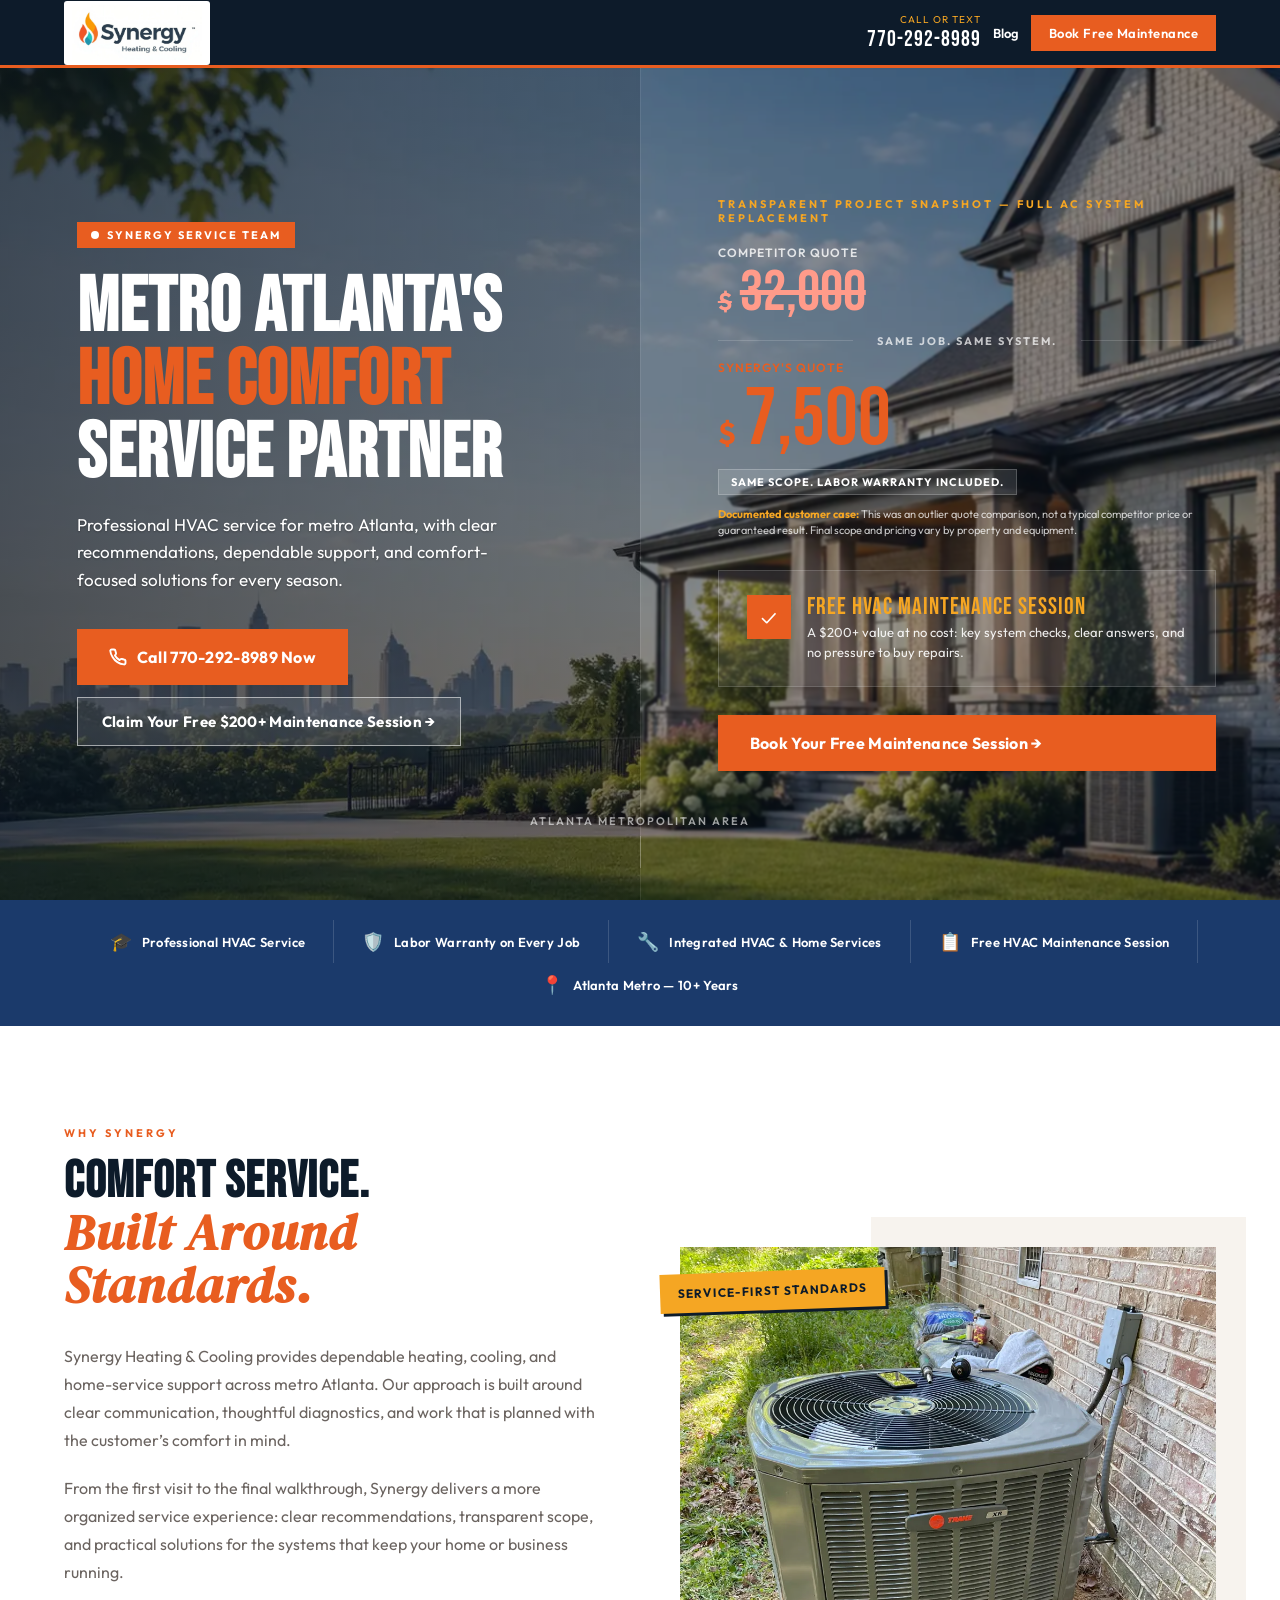
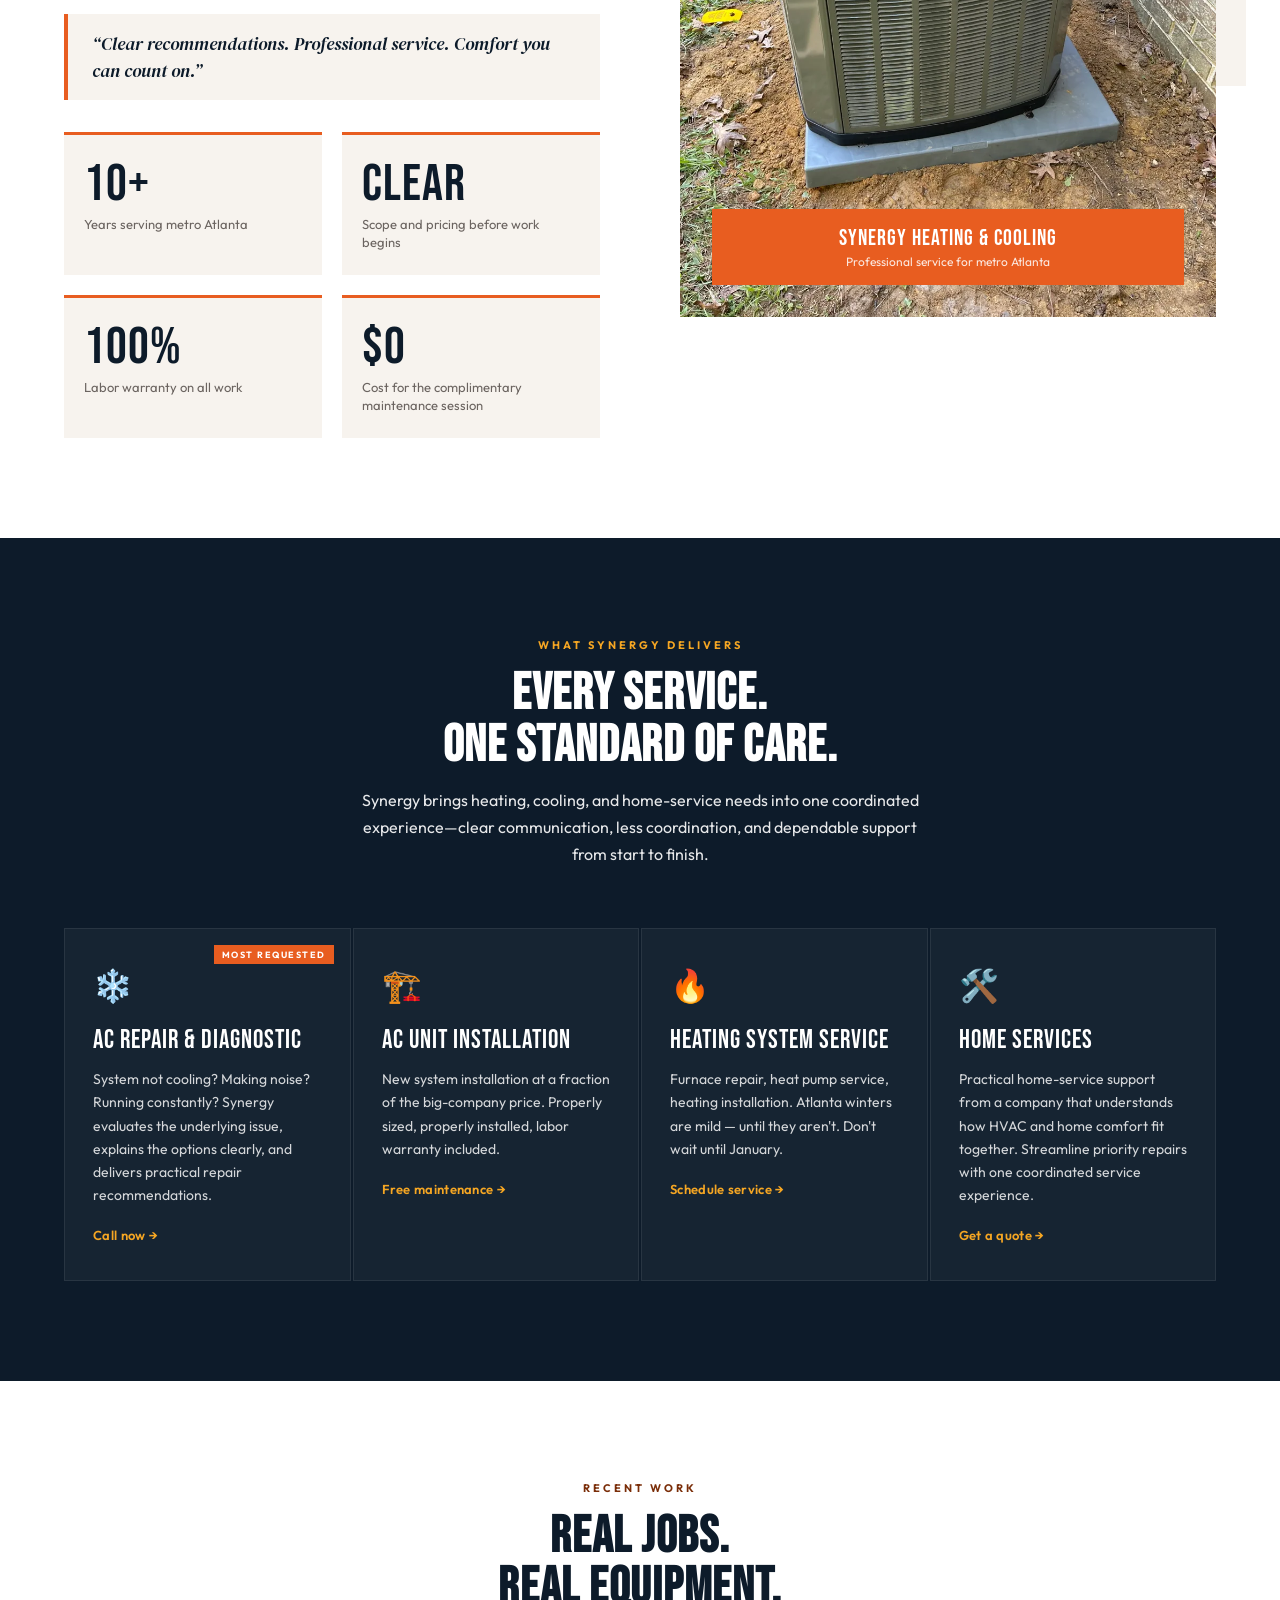
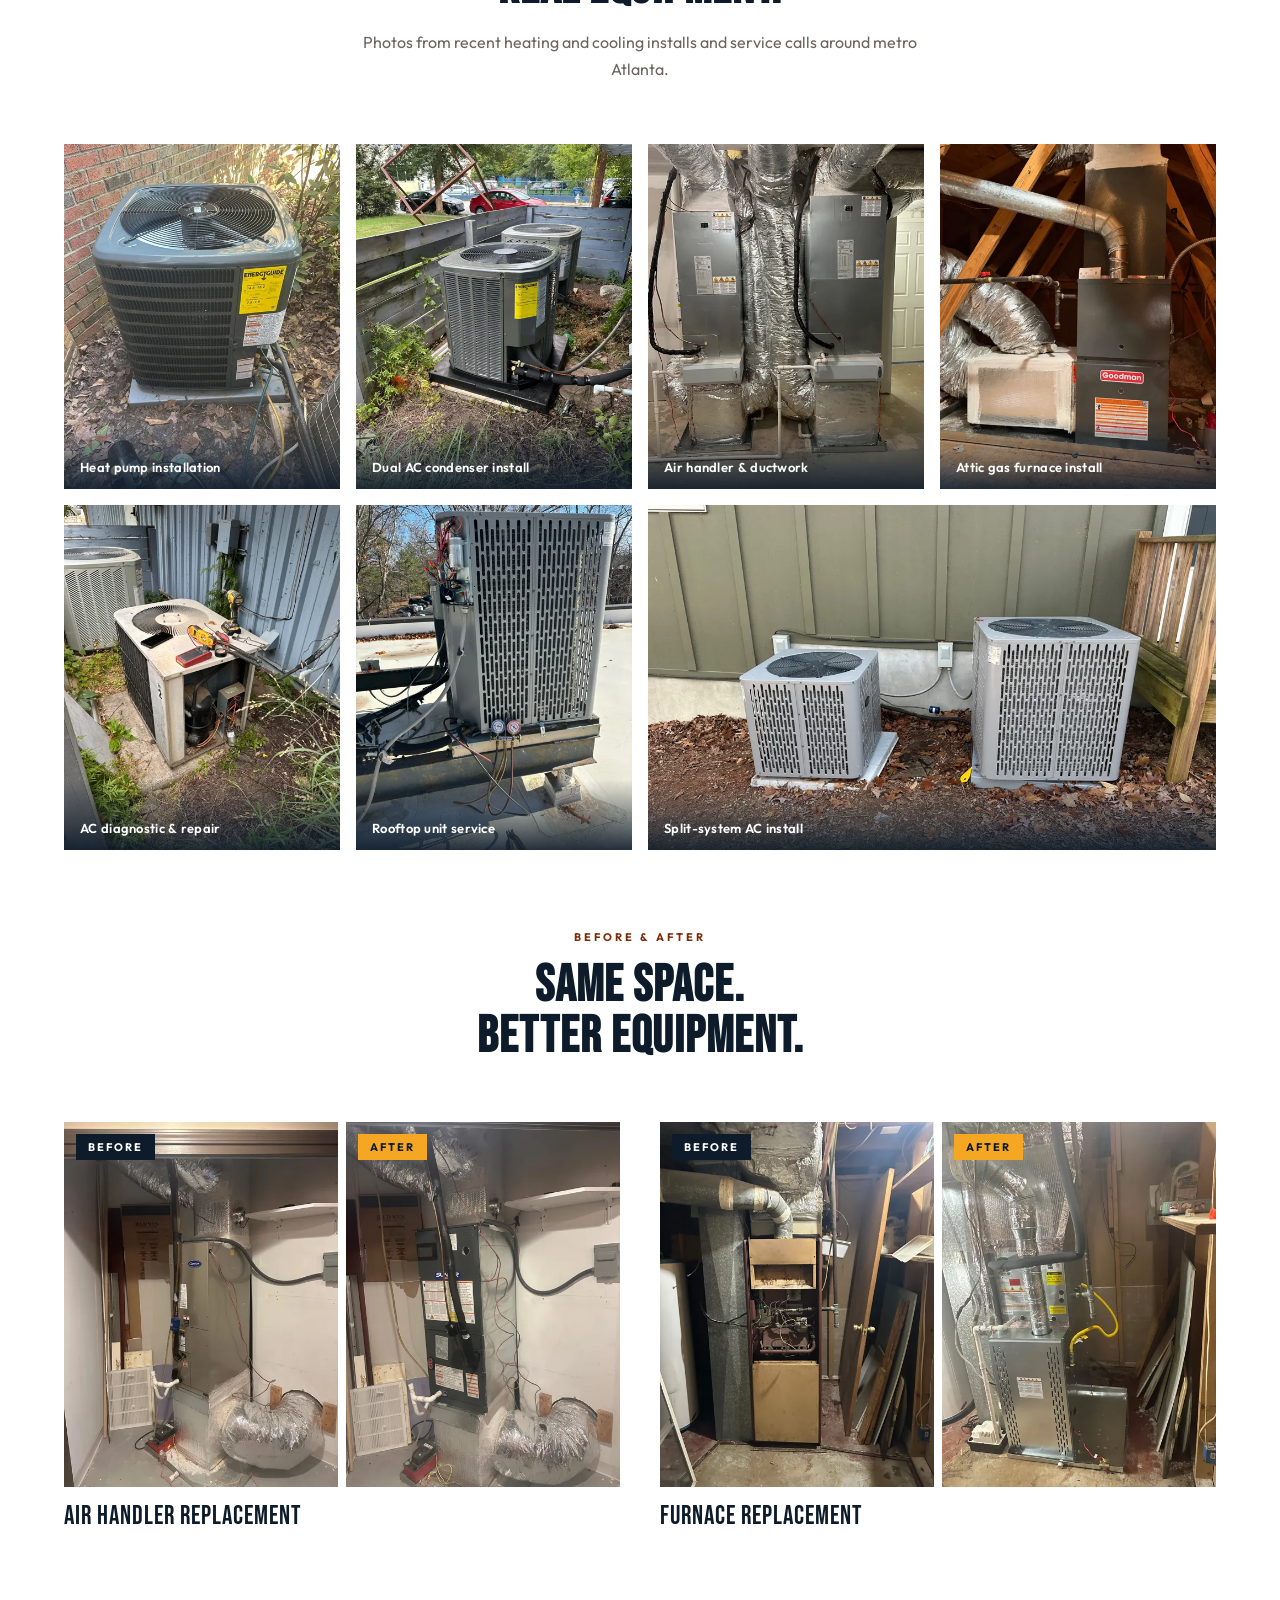
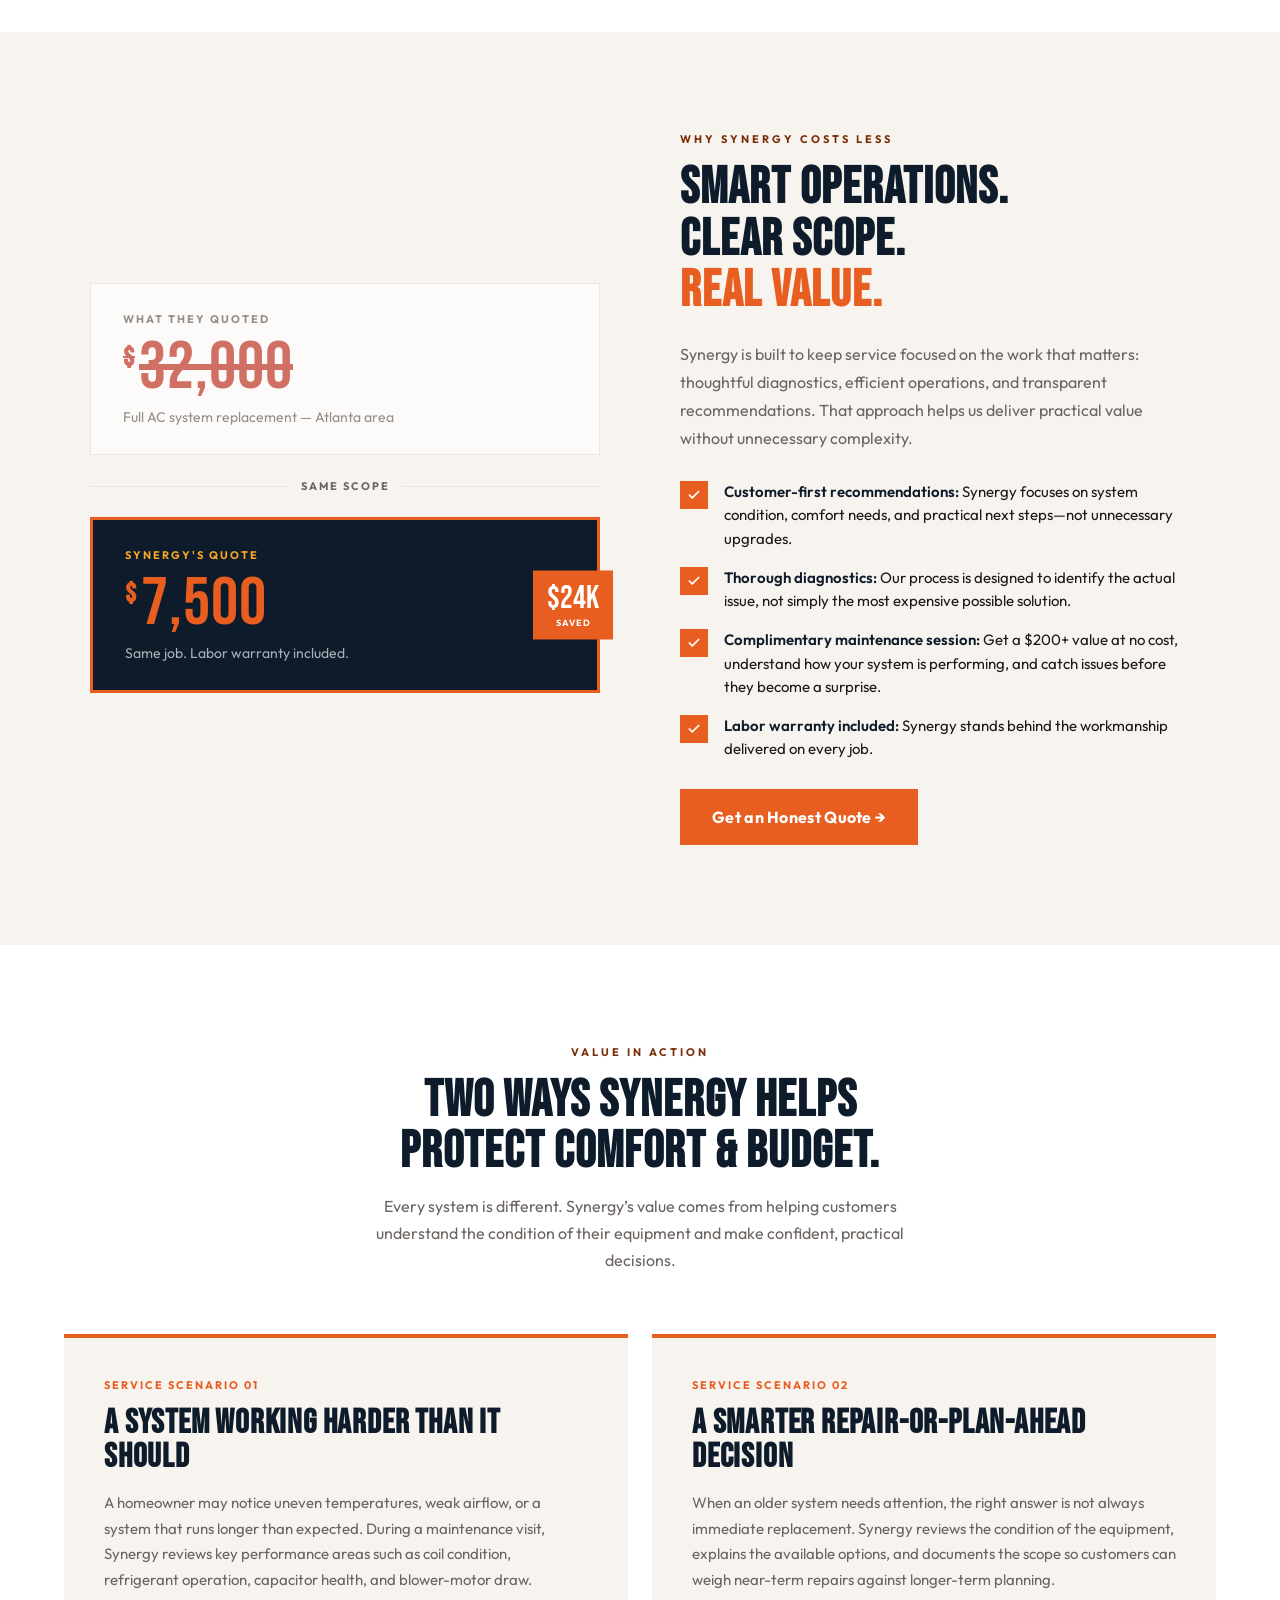
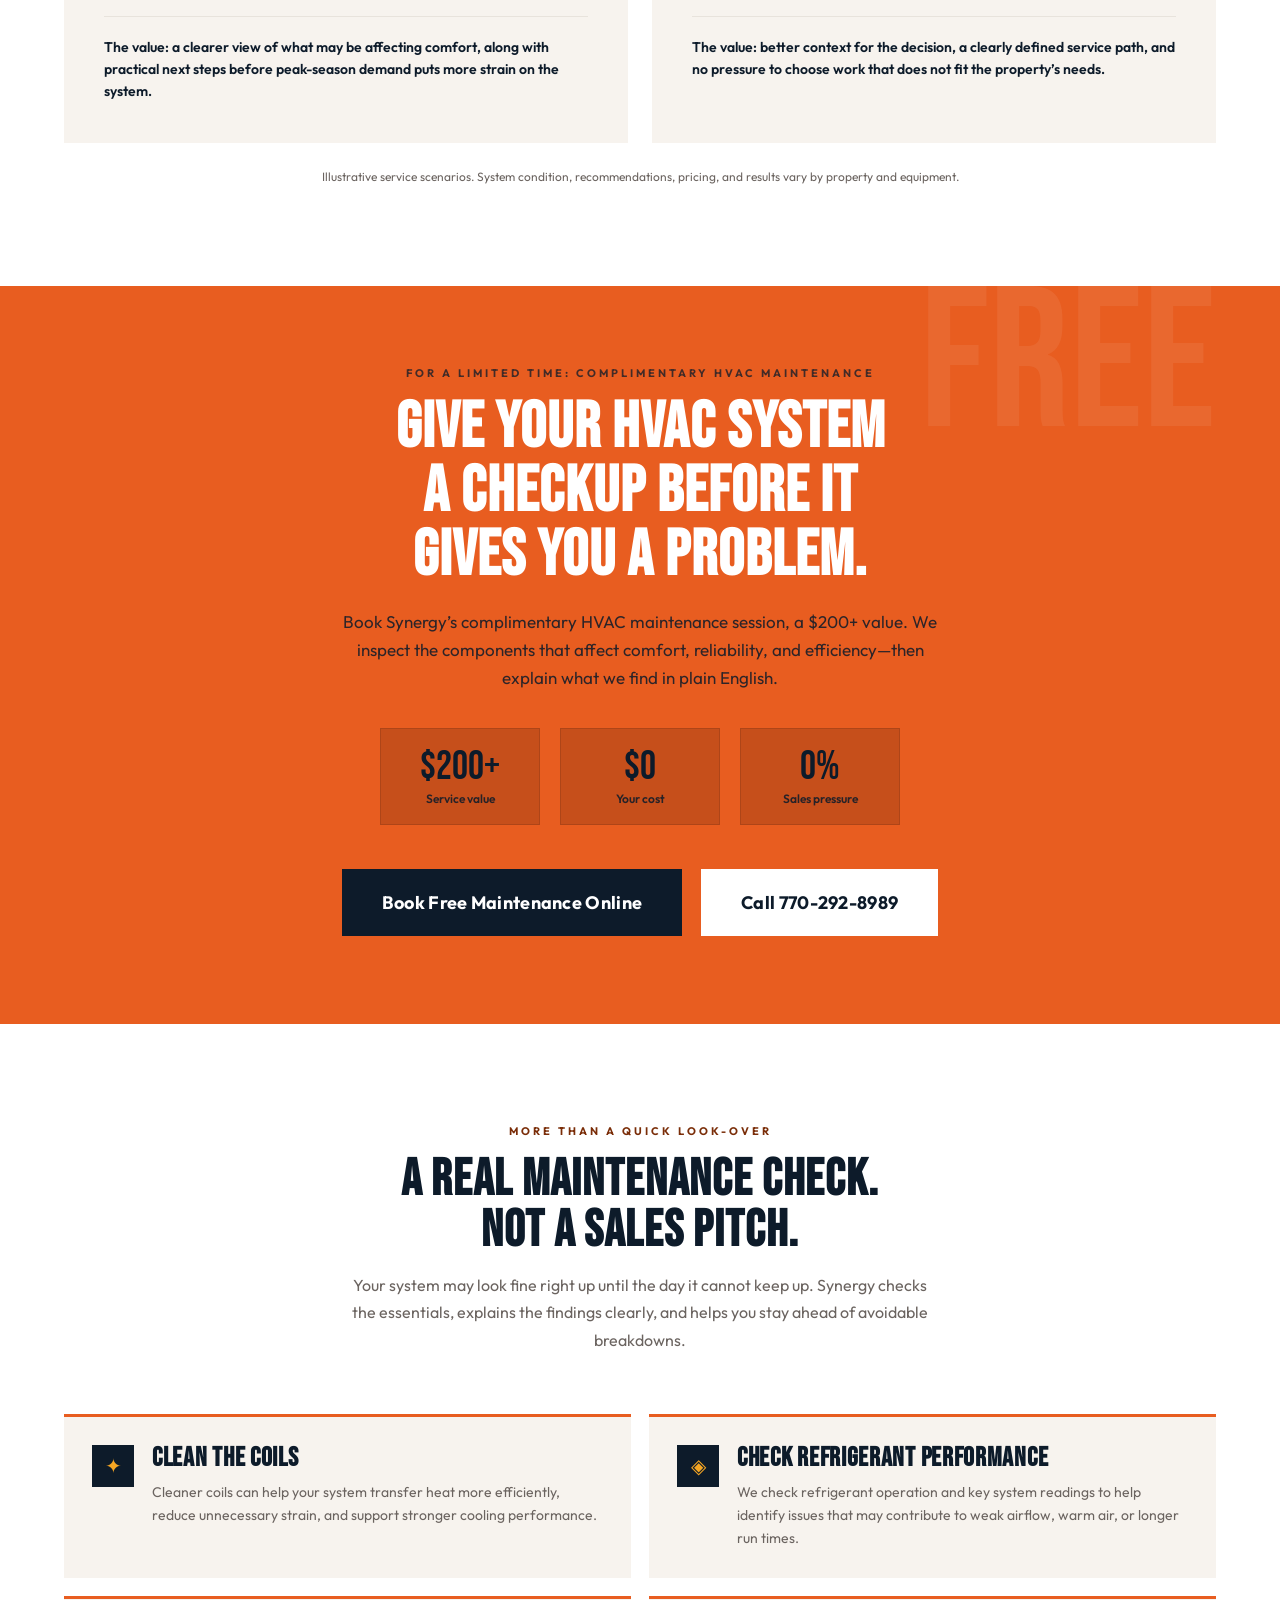
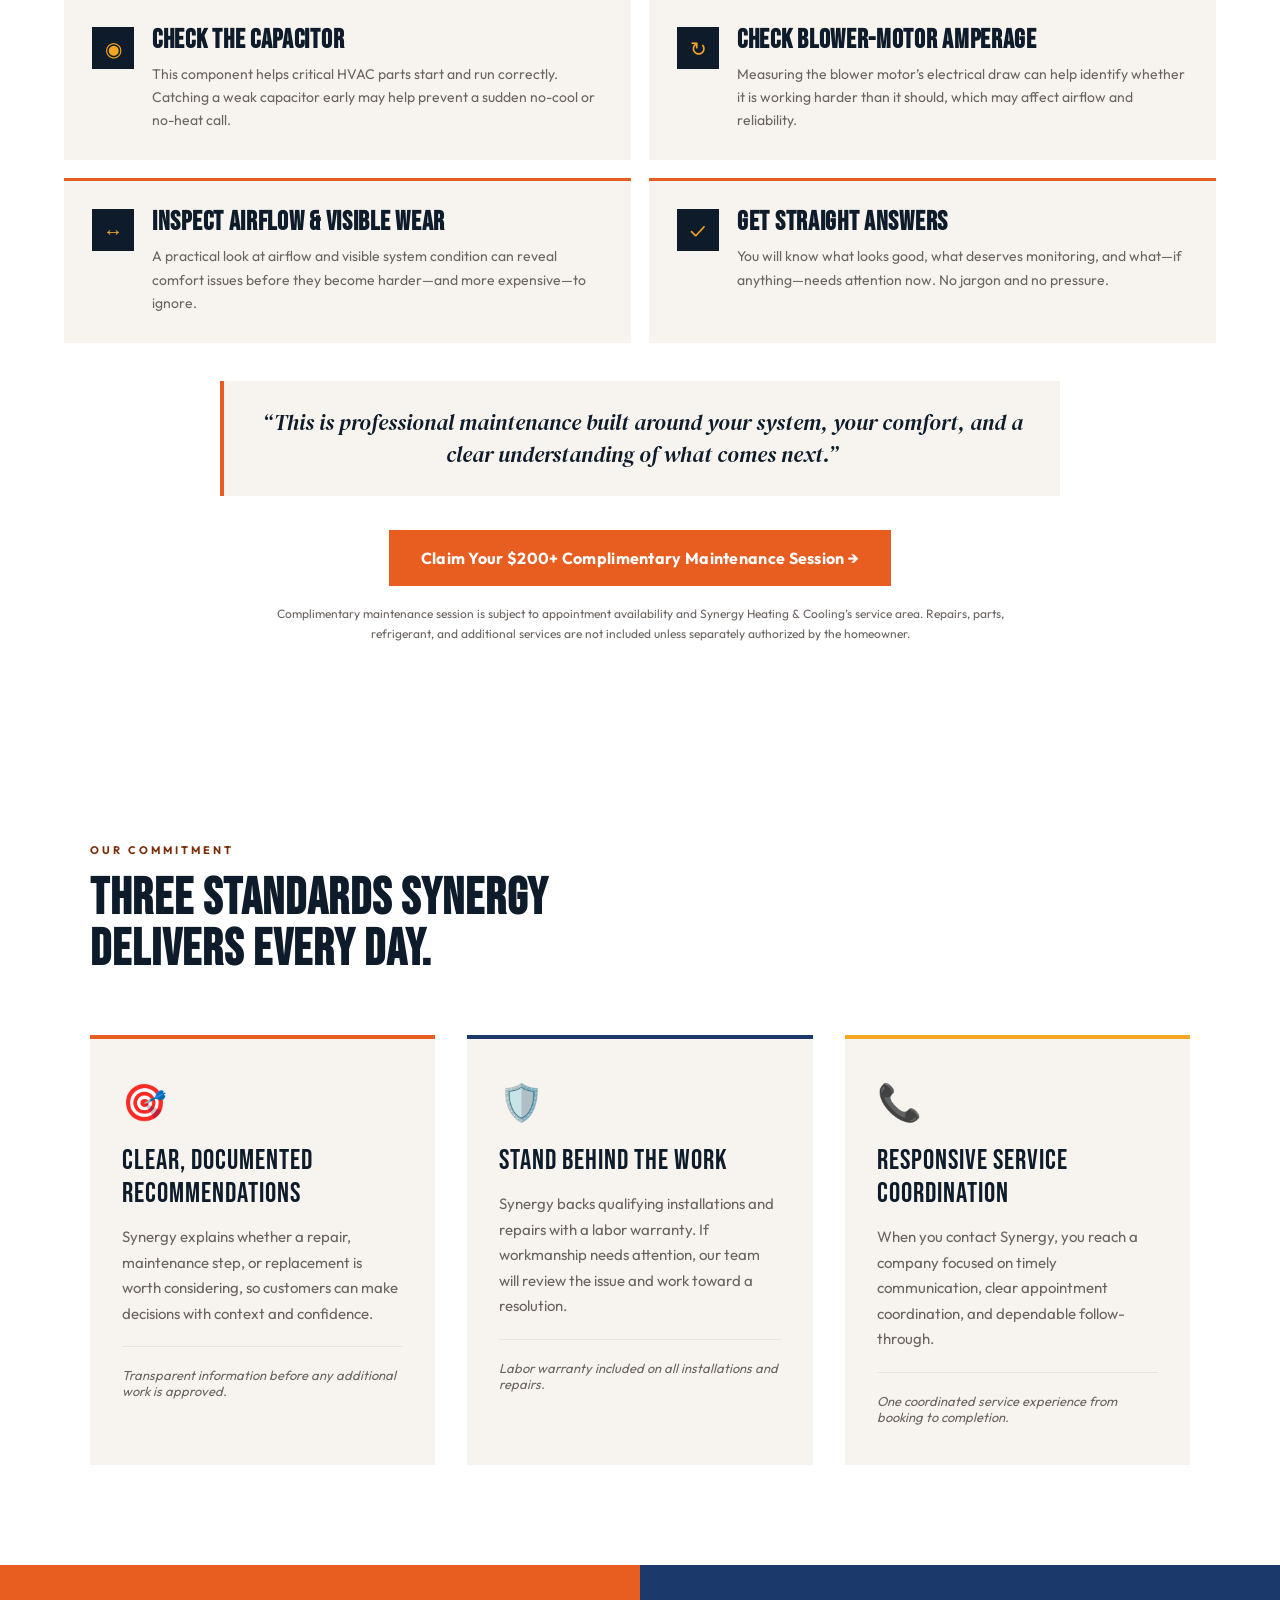
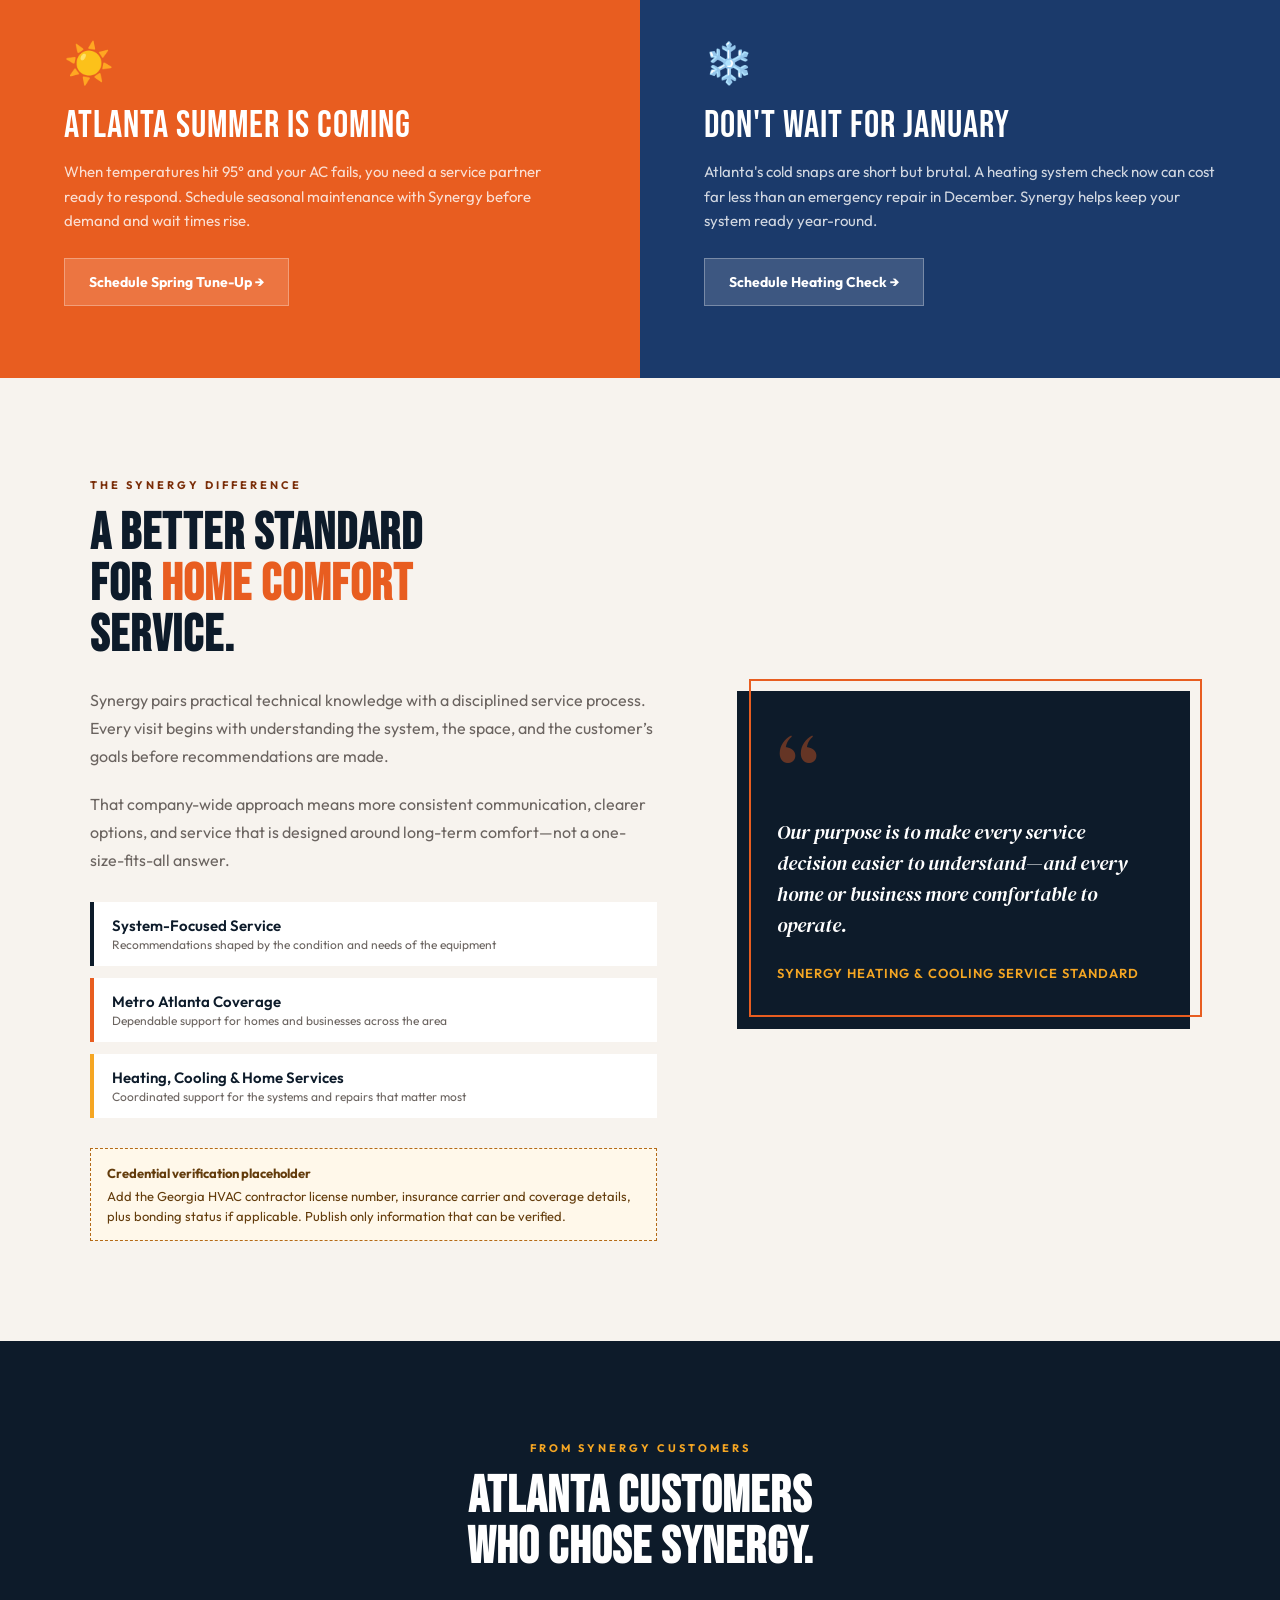
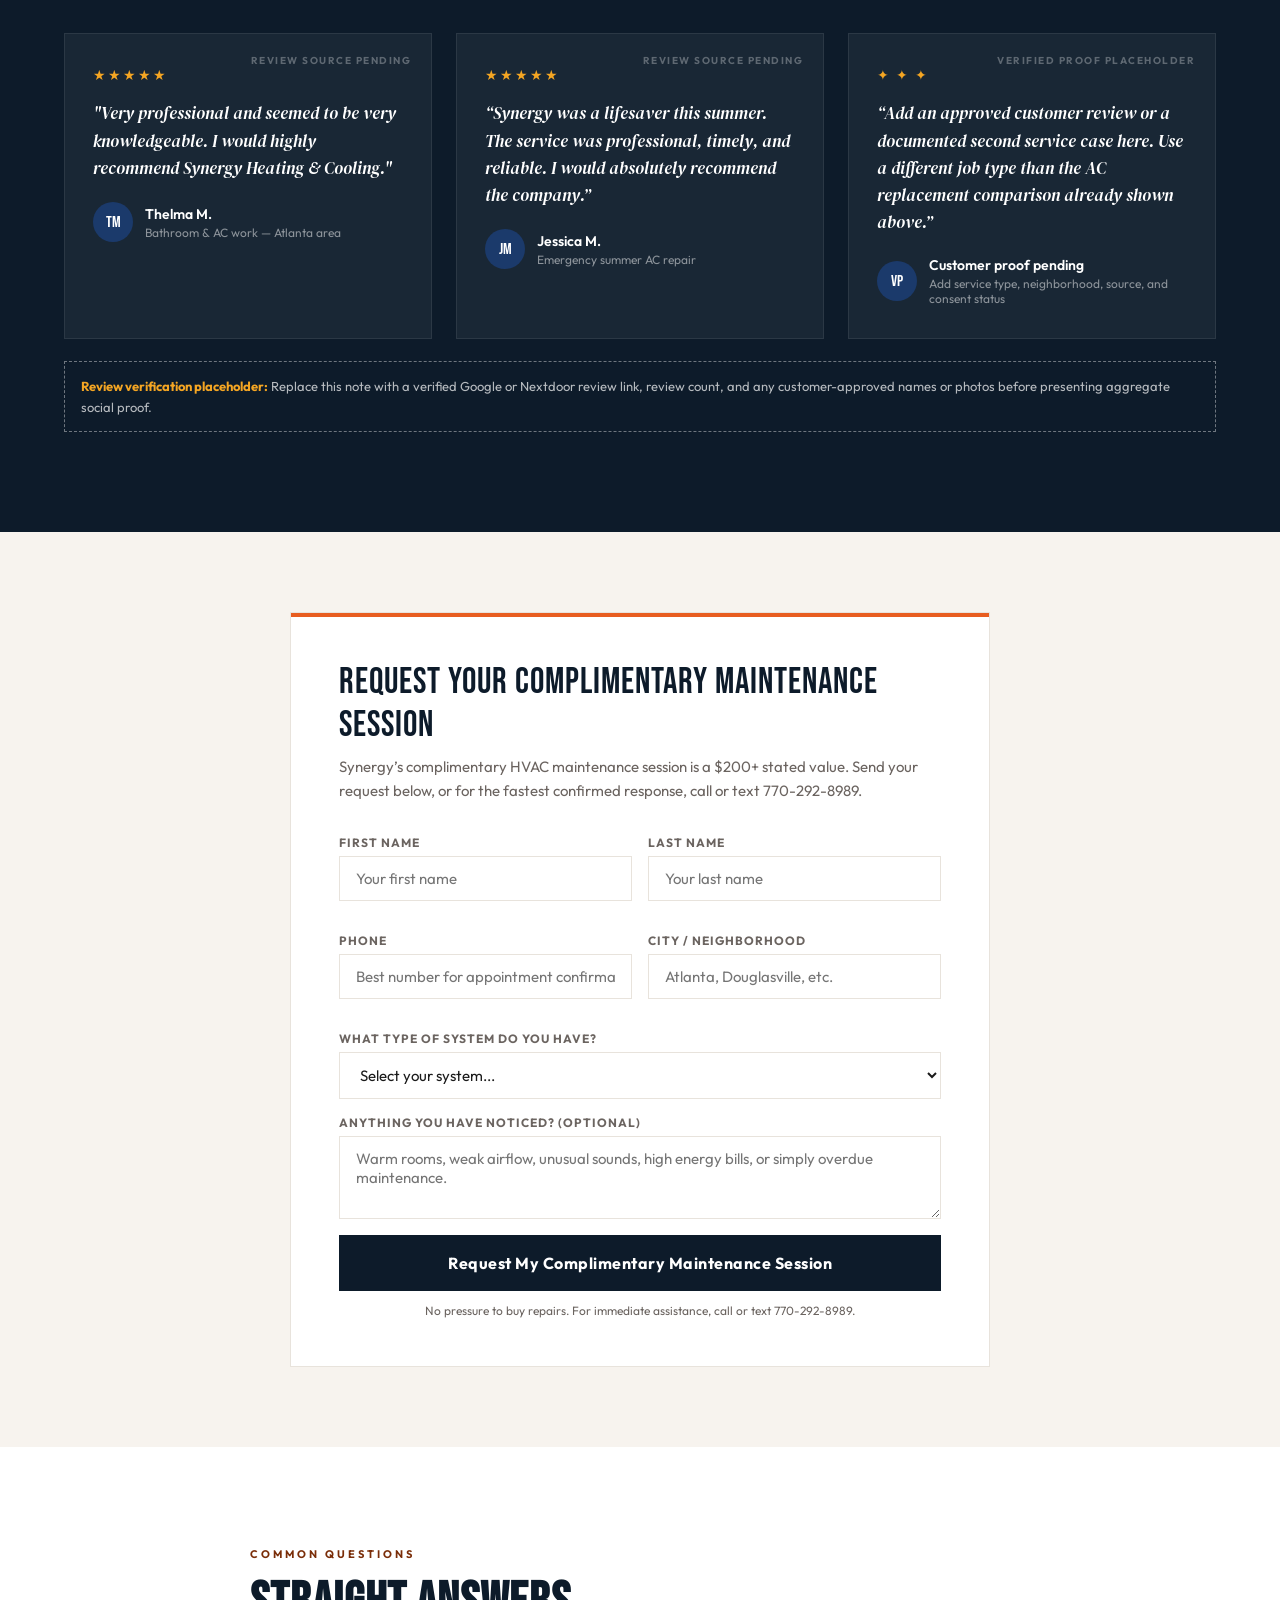
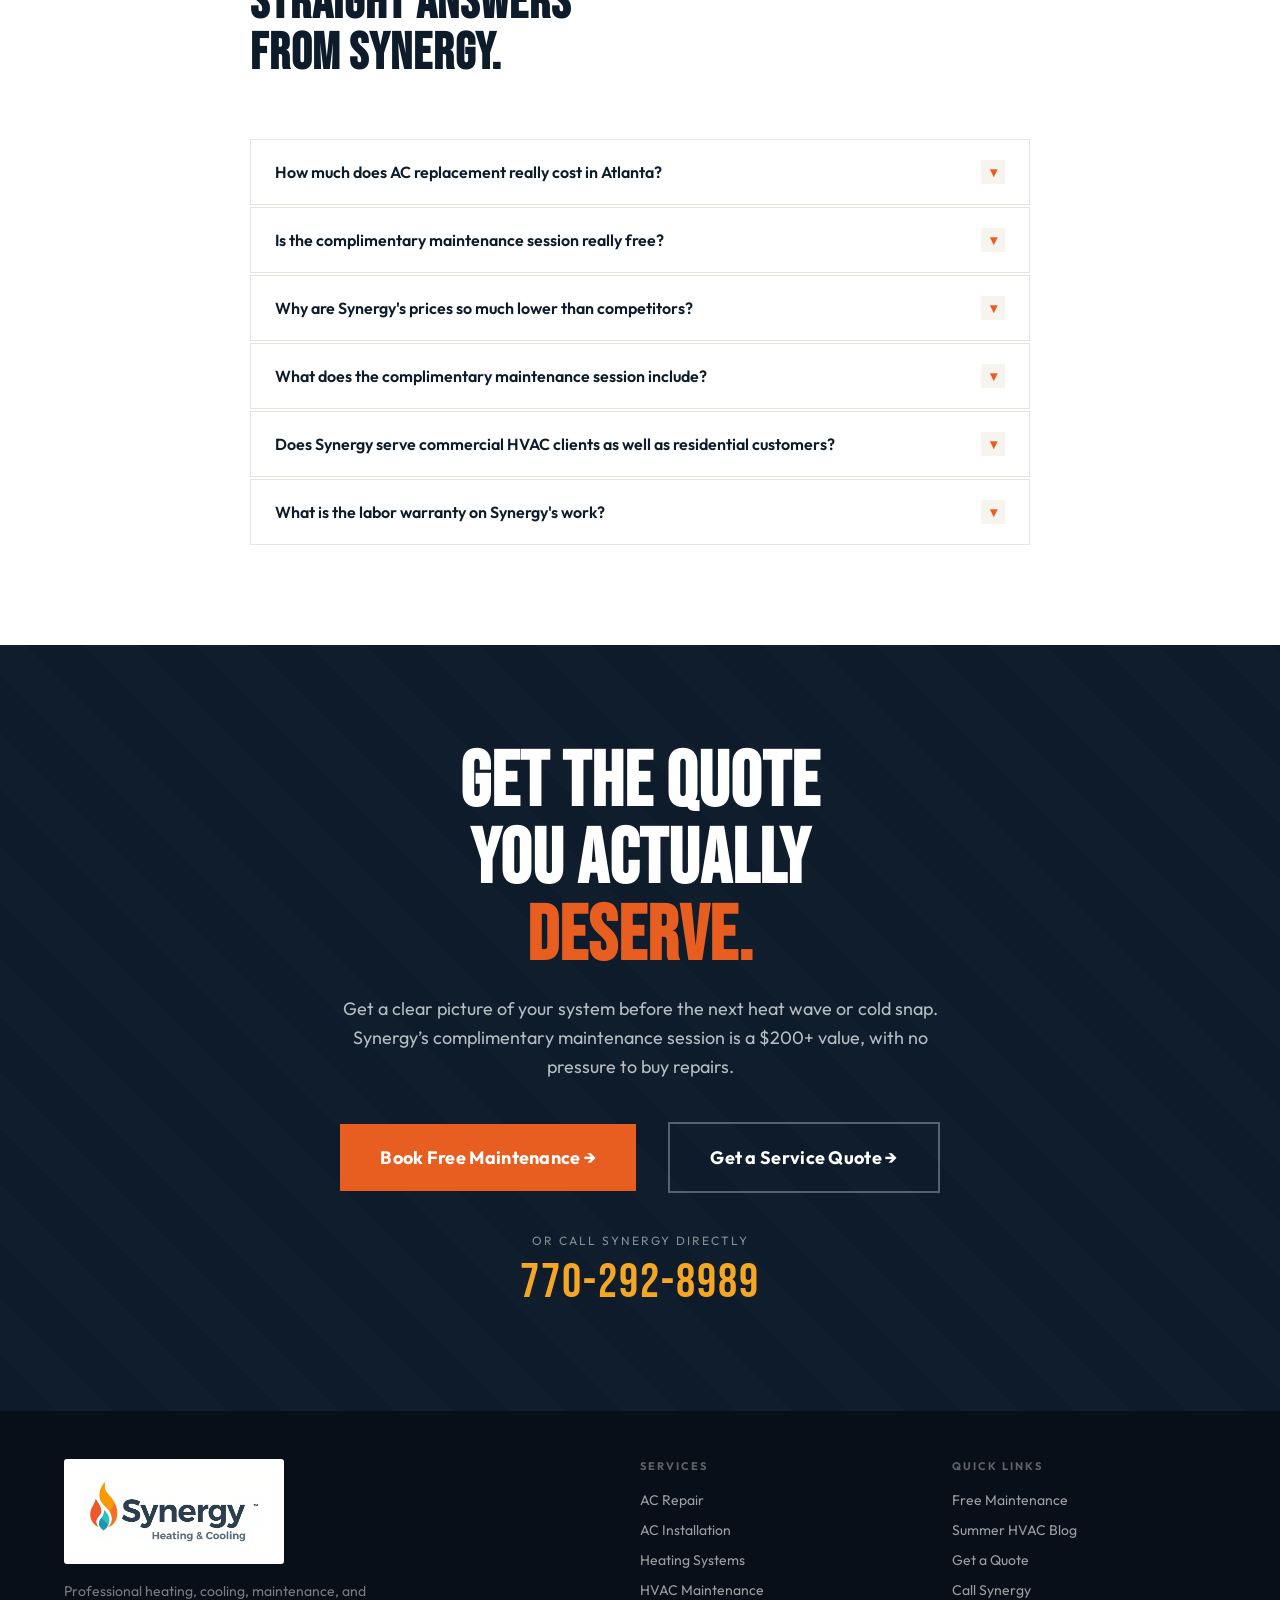
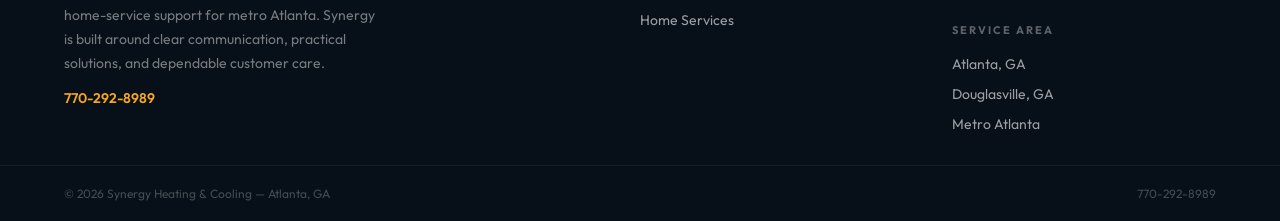
<file: index.html>
<!DOCTYPE html>
<html lang="en">
<head>
<meta charset="UTF-8">
<meta name="viewport" content="width=device-width, initial-scale=1.0">
<title>Synergy Heating &amp; Cooling | Free HVAC Maintenance Session | Atlanta</title>
<meta name="description" content="Book Synergy Heating &amp; Cooling’s complimentary HVAC maintenance session—a $200+ value. Get cleaner coils, key component checks, and straightforward answers. Call 770-292-8989.">
<meta name="theme-color" content="#0D1B2A">
<meta name="application-name" content="Synergy Heating &amp; Cooling">
<meta property="og:site_name" content="Synergy Heating &amp; Cooling">
<link rel="canonical" href="https://synergyhvacatlanta.com/">
<meta property="og:title" content="Synergy Heating &amp; Cooling | Complimentary HVAC Maintenance Session">
<meta property="og:description" content="Book Synergy Heating &amp; Cooling’s complimentary HVAC maintenance session—a $200+ value. Get cleaner coils, key component checks, and straightforward answers.">
<meta property="og:image" content="https://synergyhvacatlanta.com/hero.png">
<meta property="og:url" content="https://synergyhvacatlanta.com/">
<meta property="og:type" content="website">
<meta name="twitter:card" content="summary_large_image">
<meta name="twitter:title" content="Synergy Heating &amp; Cooling | Complimentary HVAC Maintenance Session">
<meta name="twitter:description" content="Book Synergy Heating &amp; Cooling’s complimentary HVAC maintenance session—a $200+ value.">
<meta name="twitter:image" content="https://synergyhvacatlanta.com/hero.png">
<link rel="icon" type="image/png" sizes="32x32" href="favicon-32.png">
<link rel="apple-touch-icon" sizes="180x180" href="apple-touch-icon.png">
<script type="application/ld+json">
{
  "@context": "https://schema.org",
  "@graph": [
    {
      "@type": "HVACBusiness",
      "@id": "https://synergyhvacatlanta.com/#business",
      "name": "Synergy Heating & Cooling",
      "url": "https://synergyhvacatlanta.com/",
      "telephone": "+1-770-292-8989",
      "image": ["https://synergyhvacatlanta.com/images/trane-ac-condenser-installation-atlanta-ga.webp", "https://synergyhvacatlanta.com/images/heat-pump-condenser-installation-atlanta-ga.webp", "https://synergyhvacatlanta.com/images/dual-ac-condensers-installation-atlanta-ga.webp", "https://synergyhvacatlanta.com/images/furnace-replacement-after-atlanta-ga.webp"],
      "priceRange": "$$",
      "areaServed": ["Atlanta, GA", "Douglasville, GA", "Metro Atlanta"],
      "review": [
        {"@type":"Review","author":{"@type":"Person","name":"Thelma M."},"reviewRating":{"@type":"Rating","ratingValue":"5","bestRating":"5"},"reviewBody":"Very professional and seemed to be very knowledgeable. I would highly recommend Synergy Heating & Cooling."},
        {"@type":"Review","author":{"@type":"Person","name":"Jessica M."},"reviewRating":{"@type":"Rating","ratingValue":"5","bestRating":"5"},"reviewBody":"Synergy was a lifesaver this summer. The service was professional, timely, and reliable. I would absolutely recommend the company."},
        {"@type":"Review","author":{"@type":"Person","name":"Atlanta Homeowner"},"reviewRating":{"@type":"Rating","ratingValue":"5","bestRating":"5"},"reviewBody":"We received a $32,000 quote from another company. Synergy assessed the system and completed the job for $7,500 with the same scope. The value was remarkable."}
      ]
    },
    {
      "@type": "FAQPage",
      "@id": "https://synergyhvacatlanta.com/#faq",
      "mainEntity": [
        {"@type":"Question","name":"How much does AC replacement really cost in Atlanta?","acceptedAnswer":{"@type":"Answer","text":"Full AC system replacement costs vary based on system size, efficiency rating, installation complexity, and the condition of the existing equipment. Synergy reviews the condition of your system, explains the options available, and provides a clearly scoped recommendation for your property."}},
        {"@type":"Question","name":"Is the complimentary maintenance session really free?","acceptedAnswer":{"@type":"Answer","text":"Yes. Synergy’s maintenance session is complimentary, with a stated value of $200+. There is no charge for the scheduled maintenance check itself, and there is no obligation to approve repairs or additional services."}},
        {"@type":"Question","name":"Why are Synergy's prices so much lower than competitors?","acceptedAnswer":{"@type":"Answer","text":"Synergy is structured around efficient operations, transparent recommendations, and a focused service process. By keeping the work centered on system needs and clear scope, we aim to deliver practical value without unnecessary complexity."}},
        {"@type":"Question","name":"What does the complimentary maintenance session include?","acceptedAnswer":{"@type":"Answer","text":"Synergy checks the key areas that affect comfort and reliability, including coil condition, refrigerant performance, capacitor condition, blower-motor amperage, airflow, and visible wear. You will receive a plain-English explanation of what looks good, what deserves monitoring, and what—if anything—needs attention."}},
        {"@type":"Question","name":"Does Synergy serve commercial HVAC clients as well as residential customers?","acceptedAnswer":{"@type":"Answer","text":"Synergy supports both residential homeowners and commercial clients throughout the Atlanta metro area. Contact our team at 770-292-8989 to discuss the property, system, and service needs, and we will advise on the next steps."}},
        {"@type":"Question","name":"What is the labor warranty on Synergy's work?","acceptedAnswer":{"@type":"Answer","text":"Synergy backs qualifying installations and repairs with a labor warranty. If workmanship requires review, our team will assess the issue and work toward a resolution. Ask Synergy for the specific warranty terms that apply to your project when you book."}}
      ]
    }
  ]
}
</script>
<link rel="preconnect" href="https://fonts.googleapis.com">
<link rel="preconnect" href="https://fonts.gstatic.com" crossorigin>
<link href="https://fonts.googleapis.com/css2?family=Bebas+Neue&family=Outfit:wght@300;400;500;600;700&family=DM+Serif+Display:ital@0;1&display=swap" rel="stylesheet">
<style>
:root {
  --navy: #0D1B2A;
  --steel: #1B3A6B;
  --orange: #E85D20;
  --amber: #F5A623;
  --cream: #F7F3EE;
  --warm-gray: #E8E3DC;
  --text: #1A1A1A;
  --muted: #6B6460;
  --white: #FFFFFF;
}

*, *::before, *::after { box-sizing: border-box; margin: 0; padding: 0; }

html { scroll-behavior: smooth; }

body {
  font-family: 'Outfit', sans-serif;
  color: var(--text);
  background: var(--white);
  overflow-x: hidden;
}

/* ── NAV ────────────────────────────────────── */
nav {
  position: fixed; top: 0; left: 0; right: 0; z-index: 100;
  background: var(--navy);
  display: flex; align-items: center; justify-content: space-between;
  padding: 0 5vw;
  height: 68px;
  border-bottom: 3px solid var(--orange);
}

.nav-logo {
  display: flex;
  align-items: center;
  text-decoration: none;
}
.nav-logo-image {
  display: block;
  height: 64px;
  width: auto;
  max-width: 180px;
  padding: 4px 8px;
  background: var(--white);
  border-radius: 3px;
  object-fit: contain;
}

.nav-right {
  display: flex; align-items: center; gap: 12px;
}

.nav-call {
  display: flex; flex-direction: column; align-items: flex-end;
  text-decoration: none;
}
.nav-call-label { font-size: 10px; color: var(--amber); letter-spacing: 1px; text-transform: uppercase; }
.nav-call-number {
  font-family: 'Bebas Neue', sans-serif;
  font-size: 22px; color: var(--white); letter-spacing: 1px;
}

.nav-blog {
  color: var(--white);
  font-size: 13px;
  font-weight: 600;
  text-decoration: none;
  white-space: nowrap;
}
.nav-blog:hover { color: var(--amber); }

.nav-cta {
  background: var(--orange);
  color: var(--white);
  font-family: 'Outfit', sans-serif;
  font-weight: 600; font-size: 13px;
  text-decoration: none;
  padding: 10px 18px;
  border: none; cursor: pointer;
  letter-spacing: 0.5px;
  white-space: nowrap;
  transition: background 0.15s;
}
.nav-cta:hover { background: #c94d16; }

/* ── HERO ───────────────────────────────────── */
.hero {
  padding-top: 68px;
  min-height: 100vh;
  display: grid;
  grid-template-columns: 1fr 1fr;
  position: relative;
  overflow: hidden;
}

.hero::before {
  content: '';
  position: absolute; inset: 0;
  background: linear-gradient(
    105deg,
    rgba(13,27,42,0.34) 0%,
    rgba(13,27,42,0.22) 45%,
    rgba(13,27,42,0.12) 70%,
    rgba(13,27,42,0.06) 100%
  );
  z-index: 0;
  pointer-events: none;
}

.hero-left {
  padding: 80px 5vw 80px 6vw;
  display: flex; flex-direction: column; justify-content: center;
  position: relative;
  z-index: 1;
  background: linear-gradient(90deg, rgba(10, 20, 33, 0.74) 0%, rgba(10, 20, 33, 0.54) 100%);
}

.hero-left::after {
  display: none;
}

.hero-emergency-badge {
  display: inline-flex; align-items: center; gap: 8px;
  background: var(--orange);
  color: var(--white);
  font-size: 11px; font-weight: 700; letter-spacing: 2px; text-transform: uppercase;
  padding: 6px 14px;
  margin-bottom: 24px;
  width: fit-content;
}
.badge-dot {
  width: 8px; height: 8px; border-radius: 50%;
  background: var(--white);
  animation: pulse-dot 1.5s ease-in-out infinite;
}
@keyframes pulse-dot {
  0%, 100% { opacity: 1; transform: scale(1); }
  50% { opacity: 0.5; transform: scale(0.7); }
}

.hero-headline {
  font-family: 'Bebas Neue', sans-serif;
  font-size: clamp(52px, 6vw, 86px);
  line-height: 0.95;
  color: var(--white);
  letter-spacing: 1px;
  margin-bottom: 20px;
}
.hero-headline span { color: var(--orange); }

.hero-sub {
  font-size: 17px; color: rgba(255,255,255,1.0);
  line-height: 1.6; margin-bottom: 36px;
  text-shadow: 0 1px 2px rgba(0,0,0,0.3);
  max-width: 420px;
}

.hero-cta-group {
  display: flex; flex-direction: column; gap: 12px;
  align-items: flex-start;
}

.btn-primary {
  display: inline-flex; align-items: center; gap: 10px;
  background: var(--orange);
  color: var(--white);
  font-family: 'Outfit', sans-serif;
  font-weight: 700; font-size: 16px;
  text-decoration: none;
  padding: 18px 32px;
  transition: all 0.15s;
  letter-spacing: 0.3px;
}
.btn-primary:hover { background: #c94d16; transform: translateX(3px); }
.btn-primary svg { flex-shrink: 0; }

.btn-secondary {
  display: inline-flex; align-items: center; gap: 10px;
  background: rgba(255,255,255,0.10);
  color: var(--white);
  font-family: 'Outfit', sans-serif;
  font-weight: 700; font-size: 15px;
  text-decoration: none;
  padding: 14px 24px;
  border: 1.5px solid rgba(255,255,255,0.55);
  transition: all 0.15s;
  letter-spacing: 0.3px;
}
.btn-secondary:hover { background: rgba(255,255,255,0.18); border-color: var(--amber); color: var(--amber); }

.hero-right {
  background: rgba(13,27,42,0.44);
  backdrop-filter: blur(1px);
  -webkit-backdrop-filter: blur(1px);
  padding: 60px 5vw 60px 6vw;
  display: flex; flex-direction: column; justify-content: center;
  position: relative;
  z-index: 1;
  border-left: 1px solid rgba(255,255,255,0.08);
}

.hero-right-label {
  font-size: 11px; font-weight: 700; letter-spacing: 3px; text-transform: uppercase;
  color: var(--amber);
  margin-bottom: 20px;
}

.hero-comparison {
  margin-bottom: 32px;
}

.comparison-label {
  font-size: 12px; font-weight: 600; letter-spacing: 1px; text-transform: uppercase;
  color: rgba(255,255,255,0.80); margin-bottom: 4px;
}

.comparison-their-quote {
  display: flex; align-items: baseline; gap: 8px;
  text-decoration: line-through;   color: #FF9B8A;
  margin-bottom: 4px;
}
.comparison-their-quote .big-num {
  font-family: 'Bebas Neue', sans-serif;
  font-size: 58px; line-height: 1;
}
.comparison-their-quote .sup { font-size: 24px; font-weight: 700; margin-top: 8px; }

.comparison-divider {
  display: flex; align-items: center; gap: 12px;
  margin: 12px 0;
  font-size: 11px; font-weight: 700; letter-spacing: 2px; text-transform: uppercase;
  color: rgba(255,255,255,0.70);
}
.comparison-divider::before, .comparison-divider::after {
  content: ''; flex: 1; height: 1px; background: rgba(255,255,255,0.15);
}

.comparison-synergy-quote {
  display: flex; align-items: baseline; gap: 8px;
  color: var(--orange);
}
.comparison-synergy-quote .big-num {
  font-family: 'Bebas Neue', sans-serif;
  font-size: 82px; line-height: 1;
}
.comparison-synergy-quote .sup { font-size: 30px; font-weight: 700; margin-top: 12px; }

.comparison-same {
  display: inline-block;
  background: rgba(255,255,255,0.12);
  border: 1px solid rgba(255,255,255,0.2);
  color: var(--white);
  font-size: 11px; font-weight: 700; letter-spacing: 1px; text-transform: uppercase;
  padding: 5px 12px; margin-top: 8px;
}

.free-assess-card {
  background: rgba(255,255,255,0.08);
  border: 1px solid rgba(255,255,255,0.15);
  color: var(--white);
  padding: 24px 28px;
  display: flex; align-items: flex-start; gap: 16px;
  margin-bottom: 28px;
}
.free-assess-icon {
  width: 44px; height: 44px; flex-shrink: 0;
  background: var(--orange);
  display: flex; align-items: center; justify-content: center;
  font-size: 20px;
}
.free-assess-title {
  font-family: 'Bebas Neue', sans-serif;
  font-size: 24px; color: var(--amber); letter-spacing: 1px;
  line-height: 1;
}
.free-assess-body {
  font-size: 13px; color: rgba(255,255,255,0.90); margin-top: 4px; line-height: 1.5;
}

/* ── TRUST BAR ──────────────────────────────── */
.trust-bar {
  background: var(--steel);
  padding: 20px 5vw;
  display: flex; align-items: center; justify-content: center;
  gap: 0; flex-wrap: wrap;
}

.trust-item {
  display: flex; align-items: center; gap: 10px;
  padding: 10px 28px;
  border-right: 1px solid rgba(255,255,255,0.15);
}
.trust-item:last-child { border-right: none; }

.trust-icon { font-size: 18px; }

.trust-text {
  font-size: 13px; font-weight: 600; color: var(--white);
  letter-spacing: 0.3px;
}

/* ── ABOUT SYNERGY ─────────────────────────────── */
.about {
  padding: 100px 5vw;
  display: grid;
  grid-template-columns: 1fr 1fr;
  gap: 80px;
  align-items: center;
  max-width: 1300px; margin: 0 auto;
}

.about-label {
  font-size: 11px; font-weight: 700; letter-spacing: 3px; text-transform: uppercase;
  color: var(--orange); margin-bottom: 16px;
}

.about-headline {
  font-family: 'Bebas Neue', sans-serif;
  font-size: clamp(42px, 4vw, 64px);
  line-height: 1;
  color: var(--navy);
  margin-bottom: 28px;
  letter-spacing: 1px;
}
.about-headline em {
  font-family: 'DM Serif Display', serif;
  font-style: italic;
  color: var(--orange);
}

.about-body {
  font-size: 16px; color: var(--muted); line-height: 1.75;
  margin-bottom: 20px;
}

.about-quote {
  border-left: 4px solid var(--orange);
  padding: 16px 24px;
  background: var(--cream);
  margin: 28px 0;
}
.about-quote p {
  font-family: 'DM Serif Display', serif;
  font-size: 18px; color: var(--navy); line-height: 1.5; font-style: italic;
}

.about-stats {
  display: grid; grid-template-columns: 1fr 1fr;
  gap: 20px; margin-top: 32px;
}

.stat-card {
  background: var(--cream);
  padding: 24px 20px;
  border-top: 3px solid var(--orange);
}
.stat-num {
  font-family: 'Bebas Neue', sans-serif;
  font-size: 52px; line-height: 1;
  color: var(--navy); letter-spacing: 1px;
}
.stat-label {
  font-size: 13px; color: var(--muted); margin-top: 4px; line-height: 1.4;
}

.about-visual {
  position: relative;
}

.about-bg-block {
  position: absolute;
  top: -30px; right: -30px;
  width: 70%; height: 70%;
  background: var(--cream);
  z-index: 0;
}

.about-photo-placeholder {
  position: relative; z-index: 1;
  background: var(--navy);
  aspect-ratio: 4/5;
  display: flex; flex-direction: column; align-items: center; justify-content: flex-end;
  padding: 32px;
  overflow: hidden;
}

.about-photo-placeholder::before {
  content: '';
  position: absolute; inset: 0;
  background: linear-gradient(135deg, #1B3A6B 0%, #0D1B2A 100%);
}

.photo-icon {
  position: absolute; top: 50%; left: 50%; transform: translate(-50%, -60%);
  font-size: 80px; opacity: 0.2;
}

.about-photo-badge {
  position: relative; z-index: 1;
  background: var(--orange);
  color: var(--white);
  padding: 16px 24px;
  width: 100%;
  text-align: center;
}
.about-photo-badge-title {
  font-family: 'Bebas Neue', sans-serif;
  font-size: 22px; letter-spacing: 1px;
}
.about-photo-badge-sub {
  font-size: 12px; opacity: 0.85; margin-top: 2px;
}
.about-photo-img {
  position: absolute; inset: 0;
  width: 100%; height: 100%;
  object-fit: cover;
}

.standards-badge {
  position: absolute; top: 24px; left: -20px; z-index: 2;
  background: var(--amber);
  color: var(--navy);
  padding: 12px 18px;
  font-size: 12px; font-weight: 700; letter-spacing: 1px; text-transform: uppercase;
  transform: rotate(-2deg);
  box-shadow: 3px 3px 0 var(--navy);
}


/* ── RECENT WORK ────────────────────────────── */
.work { padding: 100px 5vw; background: var(--white); }
.work-inner { max-width: 1200px; margin: 0 auto; }
.work-grid {
  display: grid; grid-template-columns: repeat(4, 1fr); gap: 16px;
  margin-top: 48px;
}
.work-tile { position: relative; margin: 0; overflow: hidden; background: var(--navy); }
.work-tile:not(.wide) { aspect-ratio: 4 / 5; }
.work-tile.wide { grid-column: span 2; }
.work-tile img { display: block; width: 100%; height: 100%; object-fit: cover; }
.work-tile.wide img { position: absolute; inset: 0; }
.work-tile figcaption {
  position: absolute; left: 0; right: 0; bottom: 0;
  padding: 40px 16px 14px;
  background: linear-gradient(to top, rgba(13,27,42,0.9), rgba(13,27,42,0));
  color: var(--white); font-size: 13px; font-weight: 600; letter-spacing: 0.3px;
}

.ba-block { margin-top: 80px; }
.ba-grid { display: grid; grid-template-columns: 1fr 1fr; gap: 40px; margin-top: 40px; }
.ba-pair { display: grid; grid-template-columns: 1fr 1fr; gap: 8px; }
.ba-shot { position: relative; margin: 0; aspect-ratio: 3 / 4; overflow: hidden; background: var(--navy); }
.ba-shot img { display: block; width: 100%; height: 100%; object-fit: cover; }
.ba-tag {
  position: absolute; top: 12px; left: 12px;
  padding: 6px 12px;
  font-size: 11px; font-weight: 700; letter-spacing: 2px; text-transform: uppercase;
  background: var(--navy); color: var(--white);
}
.ba-tag.after { background: var(--amber); color: var(--navy); }
.ba-title {
  margin-top: 14px;
  font-family: 'Bebas Neue', sans-serif;
  font-size: 26px; letter-spacing: 1px; color: var(--navy);
}

/* ── HERO SCROLL CUE ────────────────────────── */
.hero-scroll-cue {
  position: absolute; bottom: 32px; left: 50%; transform: translateX(-50%);
  z-index: 2; opacity: 0.6;
  display: flex; flex-direction: column; align-items: center; gap: 8px;
  text-align: center;
  font-size: 11px; font-weight: 600; letter-spacing: 2px; text-transform: uppercase; color: white;
  pointer-events: none;
}
.hero-scroll-cue span { display: block; width: 1px; height: 32px; background: rgba(255,255,255,0.4); animation: scrollcue 1.8s ease-in-out infinite; }
@keyframes scrollcue {
  0%,100%{opacity:0.3;transform:scaleY(0.6);transform-origin:top}
  50%{opacity:0.9;transform:scaleY(1);transform-origin:top}
}

/* ── SERVICES ───────────────────────────────── */
.services {
  background: var(--navy);
  padding: 100px 5vw;
}

.section-header {
  text-align: center;
  margin-bottom: 60px;
}

.section-label {
  font-size: 11px; font-weight: 700; letter-spacing: 3px; text-transform: uppercase;
  margin-bottom: 16px;
}

.section-label.light { color: var(--amber); }
.section-label.dark { color: #7A2D08; }

.section-headline {
  font-family: 'Bebas Neue', sans-serif;
  font-size: clamp(40px, 4vw, 64px);
  line-height: 1; letter-spacing: 1px;
}
.section-headline.light { color: var(--white); }
.section-headline.dark { color: var(--navy); }

.section-sub {
  font-size: 16px; line-height: 1.7;
  max-width: 580px; margin: 16px auto 0;
}
.section-sub.light { color: rgba(255,255,255,0.90); }
.section-sub.dark { color: var(--muted); }

.services-grid {
  display: grid;
  grid-template-columns: repeat(4, 1fr);
  gap: 2px;
  max-width: 1300px; margin: 0 auto;
}

.service-card {
  background: rgba(255,255,255,0.04);
  border: 1px solid rgba(255,255,255,0.08);
  padding: 36px 28px;
  transition: all 0.2s;
  cursor: default;
  position: relative; overflow: hidden;
}
.service-card::before {
  content: '';
  position: absolute; bottom: 0; left: 0; right: 0; height: 3px;
  background: var(--orange);
  transform: scaleX(0); transform-origin: left;
  transition: transform 0.25s;
}
.service-card:hover { background: rgba(255,255,255,0.08); }
.service-card:hover::before { transform: scaleX(1); }

.service-icon { font-size: 32px; margin-bottom: 20px; display: block; }

.service-name {
  font-family: 'Bebas Neue', sans-serif;
  font-size: 26px; color: var(--white); letter-spacing: 1px;
  margin-bottom: 12px;
}

.service-desc {
  font-size: 14px; color: rgba(255,255,255,0.82);
  line-height: 1.65;
}

.service-cta {
  display: inline-flex; align-items: center; gap: 6px;
  color: var(--amber); font-size: 13px; font-weight: 600;
  margin-top: 20px; text-decoration: none;
  letter-spacing: 0.3px;
  transition: gap 0.15s;
}
.service-cta:hover { gap: 10px; }

.service-badge {
  position: absolute; top: 16px; right: 16px;
  background: var(--orange);
  color: var(--white);
  font-size: 9px; font-weight: 700; letter-spacing: 1.5px; text-transform: uppercase;
  padding: 4px 8px;
}

/* ── SAVINGS SECTION ────────────────────────── */
.savings {
  padding: 100px 5vw;
  background: var(--cream);
}

.savings-inner {
  max-width: 1100px; margin: 0 auto;
  display: grid;
  grid-template-columns: 1fr 1fr;
  gap: 80px; align-items: center;
}

.savings-visual {
  position: relative;
}

.quote-comparison {
  display: flex; flex-direction: column; gap: 16px;
}

.quote-card {
  padding: 28px 32px;
  position: relative;
}

.quote-card.theirs {
  background: var(--white);
  border: 1px solid var(--warm-gray);
  opacity: 0.7;
}

.quote-card.ours {
  background: var(--navy);
  border: 3px solid var(--orange);
}

.quote-who {
  font-size: 11px; font-weight: 700; letter-spacing: 2px; text-transform: uppercase;
  margin-bottom: 8px;
}
.quote-card.theirs .quote-who { color: var(--muted); }
.quote-card.ours .quote-who { color: var(--amber); }

.quote-amount {
  font-family: 'Bebas Neue', sans-serif;
  font-size: 68px; line-height: 1; letter-spacing: 1px;
  display: flex; align-items: flex-start; gap: 4px;
}
.quote-sup { font-size: 28px; margin-top: 10px; font-weight: 700; }
.quote-card.theirs .quote-amount { color: #c0392b; text-decoration: line-through; }
.quote-card.ours .quote-amount { color: var(--orange); }

.quote-job {
  font-size: 14px; margin-top: 6px;
}
.quote-card.theirs .quote-job { color: var(--muted); }
.quote-card.ours .quote-job { color: rgba(255,255,255,0.65); }

.quote-saved {
  position: absolute; right: -16px; top: 50%;
  transform: translateY(-50%);
  background: var(--orange);
  color: var(--white);
  padding: 12px 14px;
  text-align: center;
  z-index: 2;
}
.quote-saved-num {
  font-family: 'Bebas Neue', sans-serif;
  font-size: 32px; line-height: 1;
}
.quote-saved-label {
  font-size: 9px; font-weight: 700; letter-spacing: 1px; text-transform: uppercase;
  margin-top: 2px;
}

.savings-divider {
  display: flex; align-items: center; justify-content: center;
  padding: 8px 0; gap: 12px;
}
.s-div-line { flex: 1; height: 1px; background: var(--warm-gray); }
.s-div-text {
  font-size: 11px; font-weight: 700; letter-spacing: 2px; text-transform: uppercase;
  color: var(--muted);
}

.savings-content {}

.savings-headline {
  font-family: 'Bebas Neue', sans-serif;
  font-size: clamp(38px, 4vw, 58px);
  line-height: 1; color: var(--navy); letter-spacing: 1px;
  margin-bottom: 24px;
}
.savings-headline span { color: var(--orange); }

.savings-body {
  font-size: 16px; color: var(--muted); line-height: 1.75;
  margin-bottom: 20px;
}

.why-list {
  display: flex; flex-direction: column; gap: 16px;
  margin: 28px 0;
}

.why-item {
  display: flex; align-items: flex-start; gap: 16px;
}

.why-check {
  width: 28px; height: 28px; flex-shrink: 0;
  background: var(--orange);
  display: flex; align-items: center; justify-content: center;
  margin-top: 1px;
}
.why-check svg { width: 14px; height: 14px; }

.why-text { font-size: 15px; color: var(--text); line-height: 1.55; }
.why-text strong { font-weight: 600; color: var(--navy); }

/* ── VALUE SCENARIOS ─────────────────────────── */
.value-examples {
  padding: 100px 5vw;
  background: var(--white);
}
.value-examples-inner {
  max-width: 1160px;
  margin: 0 auto;
}
.value-examples-grid {
  display: grid;
  grid-template-columns: repeat(2, 1fr);
  gap: 24px;
  margin-top: 48px;
}
.value-example-card {
  padding: 40px;
  background: var(--cream);
  border-top: 4px solid var(--orange);
}
.value-example-kicker {
  color: var(--orange);
  font-size: 11px;
  font-weight: 700;
  letter-spacing: 2px;
  text-transform: uppercase;
  margin-bottom: 14px;
}
.value-example-title {
  color: var(--navy);
  font-family: 'Bebas Neue', sans-serif;
  font-size: 34px;
  letter-spacing: 0.8px;
  line-height: 1;
  margin-bottom: 16px;
}
.value-example-body {
  color: var(--muted);
  font-size: 15px;
  line-height: 1.7;
}
.value-example-outcome {
  margin-top: 24px;
  padding-top: 20px;
  border-top: 1px solid var(--warm-gray);
  color: var(--navy);
  font-size: 14px;
  font-weight: 600;
  line-height: 1.55;
}
.value-examples-note {
  max-width: 780px;
  margin: 24px auto 0;
  color: var(--muted);
  font-size: 12px;
  line-height: 1.6;
  text-align: center;
}

/* ── ASSESSMENT CTA ─────────────────────────── */
.assessment-cta {
  background: var(--orange);
  padding: 80px 5vw;
  text-align: center;
  position: relative; overflow: hidden;
}

.assessment-cta::before {
  content: 'FREE';
  position: absolute; top: -20px; right: 5%;
  font-family: 'Bebas Neue', sans-serif;
  font-size: 200px; color: rgba(255,255,255,0.07);
  line-height: 1; pointer-events: none;
}

.assess-label {
  font-size: 11px; font-weight: 700; letter-spacing: 3px; text-transform: uppercase;
  color: var(--navy); margin-bottom: 16px; opacity: 0.75;
}

.assess-headline {
  font-family: 'Bebas Neue', sans-serif;
  font-size: clamp(42px, 5vw, 80px);
  line-height: 1; color: var(--white); letter-spacing: 1px;
  margin-bottom: 20px;
}

.assess-sub {
  font-size: 17px; color: var(--navy); opacity: 0.85; line-height: 1.65;
  max-width: 620px; margin: 0 auto 36px;
}

.assess-cards {
  display: flex; align-items: center; justify-content: center; gap: 20px;
  flex-wrap: wrap;
  margin-bottom: 36px;
}

.assess-card {
  background: rgba(0,0,0,0.15);
  color: var(--navy);
  padding: 18px 24px;
  text-align: center;
  min-width: 160px;
  border: 1px solid rgba(0,0,0,0.12);
}
.assess-card-num {
  font-family: 'Bebas Neue', sans-serif;
  font-size: 40px; line-height: 1; color: var(--navy);
}
.assess-card-label {
  font-size: 12px; color: var(--navy); opacity: 0.85; margin-top: 4px; font-weight: 600;
}

.assess-btn {
  display: inline-flex; align-items: center; gap: 12px;
  background: var(--navy);
  color: var(--white);
  font-family: 'Outfit', sans-serif;
  font-weight: 700; font-size: 18px;
  text-decoration: none;
  padding: 22px 40px;
  transition: all 0.15s;
  letter-spacing: 0.3px;
  margin: 0 8px;
}
.assess-btn:hover { background: #0a1520; transform: translateY(-2px); }
.assessment-cta .assess-btn { margin: 8px; }

.assess-btn.secondary-btn {
  background: var(--white); color: var(--navy);
}
.assess-btn.secondary-btn:hover { background: var(--cream); }

/* ── MAINTENANCE DETAILS ─────────────────────── */
.maintenance-details {
  background: var(--white);
  padding: 100px 5vw;
}
.maintenance-details-inner {
  max-width: 1160px;
  margin: 0 auto;
}
.maintenance-details-grid {
  display: grid;
  grid-template-columns: repeat(2, 1fr);
  gap: 18px;
  margin: 52px 0 38px;
}
.maintenance-item {
  display: flex;
  align-items: flex-start;
  gap: 18px;
  padding: 28px;
  background: var(--cream);
  border-top: 3px solid var(--orange);
}
.maintenance-item-icon {
  width: 42px;
  height: 42px;
  flex: 0 0 42px;
  display: flex;
  align-items: center;
  justify-content: center;
  background: var(--navy);
  color: var(--amber);
  font-size: 20px;
}
.maintenance-item-title {
  font-family: 'Bebas Neue', sans-serif;
  color: var(--navy);
  font-size: 27px;
  letter-spacing: 0.7px;
  line-height: 1;
  margin-bottom: 9px;
}
.maintenance-item-body {
  color: var(--muted);
  font-size: 14px;
  line-height: 1.65;
}
.maintenance-promise {
  max-width: 840px;
  margin: 0 auto;
  padding: 26px 32px;
  text-align: center;
  border-left: 4px solid var(--orange);
  background: var(--cream);
  color: var(--navy);
  font-family: 'DM Serif Display', serif;
  font-size: 22px;
  font-style: italic;
  line-height: 1.45;
}
.maintenance-cta-wrap {
  margin-top: 34px;
  text-align: center;
}
.maintenance-terms {
  max-width: 780px;
  margin: 18px auto 0;
  color: var(--muted);
  font-size: 12px;
  line-height: 1.6;
  text-align: center;
}

/* ── ACCOUNTABILITY ─────────────────────────── */
.accountability {
  padding: 100px 5vw;
  background: var(--white);
}

.accountability-inner {
  max-width: 1100px; margin: 0 auto;
}

.pillars {
  display: grid;
  grid-template-columns: repeat(3, 1fr);
  gap: 32px;
  margin-top: 60px;
}

.pillar-card {
  padding: 40px 32px;
  background: var(--cream);
  border-top: 4px solid transparent;
  transition: border-color 0.2s;
  position: relative;
}
.pillar-card:nth-child(1) { border-color: var(--orange); }
.pillar-card:nth-child(2) { border-color: var(--steel); }
.pillar-card:nth-child(3) { border-color: var(--amber); }

.pillar-icon { font-size: 36px; margin-bottom: 20px; display: block; }

.pillar-title {
  font-family: 'Bebas Neue', sans-serif;
  font-size: 28px; color: var(--navy); letter-spacing: 1px;
  margin-bottom: 14px;
}

.pillar-body {
  font-size: 15px; color: var(--muted); line-height: 1.7;
}

.pillar-detail {
  font-size: 13px; color: var(--muted);
  margin-top: 20px; padding-top: 20px;
  border-top: 1px solid var(--warm-gray);
  font-style: italic;
}

/* ── TESTIMONIALS ───────────────────────────── */
.testimonials {
  background: var(--navy);
  padding: 100px 5vw;
}

.testimonials-grid {
  display: grid;
  grid-template-columns: repeat(3, 1fr);
  gap: 24px;
  max-width: 1200px; margin: 60px auto 0;
}

.testimonial-card {
  background: rgba(255,255,255,0.05);
  border: 1px solid rgba(255,255,255,0.08);
  padding: 32px 28px;
  position: relative;
}

.testimonial-stars {
  color: var(--amber); font-size: 14px; letter-spacing: 2px;
  margin-bottom: 16px;
}

.testimonial-quote {
  font-family: 'DM Serif Display', serif;
  font-style: italic;
  font-size: 17px; color: var(--white); line-height: 1.6;
  margin-bottom: 20px;
}

.testimonial-author {
  display: flex; align-items: center; gap: 12px;
}
.author-avatar {
  width: 40px; height: 40px; border-radius: 50%;
  background: var(--steel);
  display: flex; align-items: center; justify-content: center;
  font-family: 'Bebas Neue', sans-serif;
  font-size: 16px; color: var(--white);
  flex-shrink: 0;
}
.author-name {
  font-size: 14px; font-weight: 600; color: var(--white);
}
.author-detail { font-size: 12px; color: rgba(255,255,255,0.5); margin-top: 2px; }

.testimonial-platform {
  position: absolute; top: 20px; right: 20px;
  font-size: 10px; font-weight: 700; letter-spacing: 1.5px; text-transform: uppercase;
  color: rgba(255,255,255,0.3);
}
.review-placeholder-note {
  max-width: 1200px;
  margin: 22px auto 0;
  padding: 14px 16px;
  border: 1px dashed rgba(255,255,255,0.4);
  color: rgba(255,255,255,0.7);
  font-size: 13px;
  line-height: 1.55;
}
.review-placeholder-note strong { color: var(--amber); }

/* ── SERVICE STANDARDS ───────────────────────── */
.standards {
  padding: 100px 5vw;
  background: var(--cream);
}

.standards-inner {
  max-width: 1100px; margin: 0 auto;
  display: grid;
  grid-template-columns: 5fr 4fr;
  gap: 80px; align-items: center;
}

.standards-headline {
  font-family: 'Bebas Neue', sans-serif;
  font-size: clamp(42px, 4vw, 64px);
  line-height: 1; color: var(--navy); letter-spacing: 1px;
  margin-bottom: 24px;
}
.standards-headline span { color: var(--orange); }

.standards-body {
  font-size: 16px; color: var(--muted); line-height: 1.75;
  margin-bottom: 20px;
}

.credential-list {
  display: flex; flex-direction: column; gap: 12px;
  margin-top: 28px;
}

.credential-item {
  display: flex; align-items: center; gap: 14px;
  padding: 14px 18px;
  background: var(--white);
  border-left: 4px solid var(--navy);
}
.credential-item:nth-child(2) { border-color: var(--orange); }
.credential-item:nth-child(3) { border-color: var(--amber); }

.credential-text {
  font-size: 15px; font-weight: 600; color: var(--navy);
}
.credential-sub {
  font-size: 12px; color: var(--muted); margin-top: 2px;
}
.credential-placeholder {
  margin-top: 18px;
  padding: 14px 16px;
  border: 1px dashed #B46A17;
  background: #FFF8EA;
  color: #633C0C;
  font-size: 13px;
  line-height: 1.55;
}
.credential-placeholder strong { display: block; margin-bottom: 3px; }

.standards-visual {
  background: var(--navy);
  padding: 48px 40px;
  position: relative;
}

.standards-visual::before {
  content: '';
  position: absolute; top: -12px; right: -12px;
  width: 100%; height: 100%;
  border: 2px solid var(--orange);
  z-index: 0;
}

.standards-quote {
  position: relative; z-index: 1;
}

.standards-quote-mark {
  font-family: 'DM Serif Display', serif;
  font-size: 100px; line-height: 0.7;
  color: var(--orange); opacity: 0.4;
  display: block; margin-bottom: 8px;
}

.standards-quote-text {
  font-family: 'DM Serif Display', serif;
  font-style: italic;
  font-size: 20px; color: var(--white); line-height: 1.55;
  margin-bottom: 24px;
}

.standards-quote-attr {
  font-size: 13px; color: var(--amber); font-weight: 600;
  letter-spacing: 1px; text-transform: uppercase;
}

/* ── FAQ ────────────────────────────────────── */
.faq {
  padding: 100px 5vw;
  background: var(--white);
}

.faq-inner {
  max-width: 780px; margin: 0 auto;
}

.faq-list {
  display: flex; flex-direction: column; gap: 2px;
  margin-top: 60px;
}

.faq-item {
  border: 1px solid var(--warm-gray);
  background: var(--white);
}

.faq-question {
  display: flex; justify-content: space-between; align-items: center;
  padding: 20px 24px;
  cursor: pointer;
  font-size: 16px; font-weight: 600; color: var(--navy);
  gap: 16px;
  transition: background 0.15s;
  user-select: none;
}
.faq-question:hover { background: var(--cream); }

.faq-arrow {
  width: 24px; height: 24px; flex-shrink: 0;
  background: var(--cream);
  display: flex; align-items: center; justify-content: center;
  transition: transform 0.25s, background 0.15s;
  font-size: 14px; color: var(--orange);
}
.faq-item.open .faq-arrow { transform: rotate(180deg); background: var(--orange); color: var(--white); }

.faq-answer {
  display: none;
  padding: 0 24px 24px;
  font-size: 15px; color: var(--muted); line-height: 1.75;
  border-top: 1px solid var(--warm-gray);
  padding-top: 20px;
  background: var(--white);
}
.faq-item.open .faq-answer { display: block; }

/* ── FINAL CTA ──────────────────────────────── */
.final-cta {
  background: var(--navy);
  padding: 100px 5vw;
  text-align: center;
  position: relative; overflow: hidden;
}

.final-cta::before {
  content: '';
  position: absolute; inset: 0;
  background: repeating-linear-gradient(
    45deg,
    transparent,
    transparent 40px,
    rgba(255,255,255,0.01) 40px,
    rgba(255,255,255,0.01) 80px
  );
}

.final-cta-inner { position: relative; z-index: 1; }

.final-headline {
  font-family: 'Bebas Neue', sans-serif;
  font-size: clamp(48px, 6vw, 96px);
  line-height: 1; color: var(--white); letter-spacing: 1px;
  margin-bottom: 20px;
}
.final-headline span { color: var(--orange); }

.final-sub {
  font-size: 18px; color: rgba(255,255,255,0.7); line-height: 1.6;
  max-width: 600px; margin: 0 auto 40px;
}

.final-cta-group {
  display: flex; align-items: center; justify-content: center; gap: 16px;
  flex-wrap: wrap;
  margin-bottom: 40px;
}

.final-phone-block {
  margin-top: 24px;
}
.final-phone-label {
  font-size: 12px; letter-spacing: 2px; text-transform: uppercase;
  color: rgba(255,255,255,0.5); margin-bottom: 6px;
}
.final-phone-num {
  font-family: 'Bebas Neue', sans-serif;
  font-size: 48px; color: var(--amber); letter-spacing: 2px;
}
.final-phone-num a { color: inherit; text-decoration: none; }
.final-phone-num a:hover { color: var(--orange); }

/* ── FOOTER ─────────────────────────────────── */
footer {
  background: #070f18;
  padding: 48px 5vw 32px;
  display: grid;
  grid-template-columns: 2fr 1fr 1fr;
  gap: 48px;
}

.footer-logo {
  display: block;
  width: 220px;
  max-width: 100%;
  height: auto;
  padding: 12px 16px;
  background: var(--white);
  border-radius: 3px;
}
.footer-body {
  font-size: 14px; color: rgba(255,255,255,0.45);
  line-height: 1.7; margin-top: 16px;
  max-width: 320px;
}

.footer-heading {
  font-size: 11px; font-weight: 700; letter-spacing: 2px; text-transform: uppercase;
  color: rgba(255,255,255,0.35); margin-bottom: 16px;
}
.footer-links { list-style: none; display: flex; flex-direction: column; gap: 10px; }
.footer-links a {
  text-decoration: none; font-size: 14px; color: rgba(255,255,255,0.6);
  transition: color 0.15s;
}
.footer-links a:hover { color: var(--orange); }

.footer-bottom {
  background: #070f18;
  border-top: 1px solid rgba(255,255,255,0.06);
  padding: 20px 5vw;
  display: flex; justify-content: space-between; align-items: center;
  font-size: 12px; color: rgba(255,255,255,0.25);
}

/* ── SCROLL ANIMATIONS ──────────────────────── */
.reveal {
  opacity: 0; transform: translateY(28px);
  transition: opacity 0.6s ease, transform 0.6s ease;
}
.reveal.visible {
  opacity: 1; transform: translateY(0);
}
.reveal-delay-1 { transition-delay: 0.1s; }
.reveal-delay-2 { transition-delay: 0.2s; }
.reveal-delay-3 { transition-delay: 0.3s; }
.reveal-delay-4 { transition-delay: 0.4s; }

/* ── FORM ───────────────────────────────────── */
.form-section {
  background: var(--cream);
  padding: 80px 5vw;
}
.form-inner {
  max-width: 700px; margin: 0 auto;
  background: var(--white);
  border: 1px solid var(--warm-gray);
  padding: 48px;
  position: relative;
}
.form-inner::before {
  content: '';
  position: absolute; top: 0; left: 0; right: 0; height: 4px;
  background: var(--orange);
}
.form-headline {
  font-family: 'Bebas Neue', sans-serif;
  font-size: 36px; color: var(--navy); letter-spacing: 1px;
  margin-bottom: 8px;
}
.form-sub {
  font-size: 15px; color: var(--muted); margin-bottom: 32px; line-height: 1.6;
}
.form-row {
  display: grid; grid-template-columns: 1fr 1fr; gap: 16px;
  margin-bottom: 16px;
}
.form-field { display: flex; flex-direction: column; gap: 6px; margin-bottom: 16px; }
.form-field label {
  font-size: 12px; font-weight: 700; letter-spacing: 1px; text-transform: uppercase;
  color: var(--muted);
}
.form-field input,
.form-field select,
.form-field textarea {
  padding: 12px 16px;
  border: 1.5px solid var(--warm-gray);
  font-family: 'Outfit', sans-serif;
  font-size: 15px; color: var(--text);
  background: var(--white);
  outline: none;
  transition: border-color 0.15s;
}
.form-field input:focus,
.form-field select:focus,
.form-field textarea:focus { border-color: var(--navy); }
.form-field textarea { resize: vertical; }
.form-submit {
  width: 100%; padding: 18px;
  background: var(--navy);
  color: var(--white);
  font-family: 'Outfit', sans-serif;
  font-weight: 700; font-size: 16px;
  border: none; cursor: pointer;
  letter-spacing: 0.5px;
  transition: background 0.15s;
}
.form-submit:hover { background: var(--steel); }
.form-note {
  font-size: 12px; color: var(--muted); text-align: center;
  margin-top: 12px;
}
.form-status {
  display: none;
  margin-top: 16px;
  padding: 12px 14px;
  font-size: 13px;
  line-height: 1.5;
  text-align: center;
}
.form-status.is-visible { display: block; }
.form-status.success { background: #e8f7ef; color: #12613e; border: 1px solid #7dc69b; }
.form-status.error { background: #fff0ec; color: #952e15; border: 1px solid #e9a08d; }

/* ── SEASONAL BAND ──────────────────────────── */
.seasonal {
  display: grid; grid-template-columns: 1fr 1fr;
}
.seasonal-half {
  padding: 72px 5vw;
  display: flex; flex-direction: column; justify-content: center;
}
.seasonal-half.summer { background: #E85D20; }
.seasonal-half.winter { background: var(--steel); }
.seasonal-icon { font-size: 40px; margin-bottom: 16px; }
.seasonal-title {
  font-family: 'Bebas Neue', sans-serif;
  font-size: 38px; color: var(--white); letter-spacing: 1px; margin-bottom: 12px;
}
.seasonal-body { font-size: 15px; color: rgba(255,255,255,0.8); line-height: 1.65; margin-bottom: 24px; }
.seasonal-btn {
  display: inline-flex; align-items: center; gap: 10px;
  background: rgba(255,255,255,0.15);
  color: var(--white);
  font-weight: 700; font-size: 14px;
  text-decoration: none; padding: 14px 24px;
  border: 1px solid rgba(255,255,255,0.3);
  transition: background 0.15s;
  width: fit-content;
}
.seasonal-btn:hover { background: rgba(255,255,255,0.25); }

/* ── MOBILE CONVERSION BAR ───────────────────── */
.mobile-call-bar { display: none; }

/* ── RESPONSIVE ─────────────────────────────── */
@media (max-width: 900px) {
  .hero { grid-template-columns: 1fr; background-position: right center; }
  .hero-left::after { display: none; }
  .about, .savings-inner, .standards-inner { grid-template-columns: 1fr; gap: 40px; }
  .maintenance-details-grid, .value-examples-grid { grid-template-columns: 1fr; }
  .services-grid { grid-template-columns: 1fr 1fr; }
  .pillars { grid-template-columns: 1fr; }
  .testimonials-grid { grid-template-columns: 1fr; }
  footer { grid-template-columns: 1fr; }
  .form-row { grid-template-columns: 1fr; }
  .seasonal { grid-template-columns: 1fr; }
  .trust-bar { justify-content: flex-start; overflow-x: auto; }
  .trust-item { white-space: nowrap; }
  .about-visual { display: none; }
  .hero-scroll-cue { display: none; }
  .work-grid { grid-template-columns: 1fr 1fr; }
  .work-tile.wide { aspect-ratio: 4 / 3; }
  .ba-grid { grid-template-columns: 1fr; }
  .hero-right { padding: 60px 6vw; }
}

@media (max-width: 767px) {
  body { padding-bottom: 68px; }
  .mobile-call-bar {
    position: fixed;
    left: 0;
    right: 0;
    bottom: 0;
    z-index: 150;
    display: grid;
    grid-template-columns: 1fr 1fr;
    min-height: 64px;
    box-shadow: 0 -8px 22px rgba(7, 15, 24, 0.22);
  }
  .mobile-call-bar a {
    display: flex;
    align-items: center;
    justify-content: center;
    padding: 12px 10px;
    font-size: 13px;
    font-weight: 700;
    text-align: center;
    text-decoration: none;
  }
  .mobile-call-primary { background: var(--orange); color: var(--white); }
  .mobile-call-secondary { background: var(--navy); color: var(--white); }
  .footer-bottom { padding-bottom: 84px; }
}

@media (max-width: 600px) {
  .services-grid { grid-template-columns: 1fr; }
  .nav-logo-image { height: 52px; max-width: 150px; padding: 3px 6px; }
  .nav-call-label { font-size: 9px; }
  .nav-call-number { font-size: 18px; }
  .nav-blog, .nav-cta { display: none; }
  .assessment-cta::before { font-size: 120px; }
}
</style>
</head>
<body id="top">

<!-- ── NAV ──────────────────────────────────── -->
<nav>
  <a class="nav-logo" href="#top" aria-label="Synergy Heating and Cooling home">
    <picture>
      <source srcset="synergy-heating-cooling-logo.webp" type="image/webp">
      <img class="nav-logo-image" src="synergy-heating-cooling-logo.png" alt="Synergy Heating &amp; Cooling" width="1485" height="642">
    </picture>
  </a>
  <div class="nav-right">
    <a href="tel:7702928989" class="nav-call">
      <span class="nav-call-label">Call or Text</span>
      <span class="nav-call-number">770-292-8989</span>
    </a>
    <a href="blog/" class="nav-blog">Blog</a>
    <a href="#maintenance" class="nav-cta">Book Free Maintenance</a>
  </div>
</nav>

<!-- ── HERO ─────────────────────────────────── -->
<section class="hero">

  <!-- Hero image with optimized WebP delivery and PNG fallback -->
  <picture style="position:absolute;inset:0;z-index:0;">
    <source srcset="hero.webp" type="image/webp">
    <img
      src="hero.png"
      alt="Beautiful Atlanta-area home with an AC unit installed outside, lush green landscaping, and the Atlanta metropolitan skyline visible in the background at golden hour"
      title="Synergy Heating &amp; Cooling — Serving Atlanta Metro Area Homes | 770-292-8989"
      width="1672"
      height="941"
      loading="eager"
      fetchpriority="high"
      decoding="async"
      style="width:100%;height:100%;object-fit:cover;object-position:center 40%;"
    >
  </picture>
  <!-- Left: Emergency track -->
  <div class="hero-left">
    <div class="hero-emergency-badge">
      <div class="badge-dot"></div>
      Synergy Service Team
    </div>
    <h1 class="hero-headline">
      Metro Atlanta's<br><span>Home Comfort</span><br>Service Partner
    </h1>
    <p class="hero-sub">
      Professional HVAC service for metro Atlanta, with clear recommendations, dependable support, and comfort-focused solutions for every season.
    </p>
    <div class="hero-cta-group">
      <a href="tel:7702928989" class="btn-primary">
        <svg width="18" height="18" viewBox="0 0 24 24" fill="none" stroke="currentColor" stroke-width="2.5" stroke-linecap="round" stroke-linejoin="round"><path d="M22 16.92v3a2 2 0 01-2.18 2 19.79 19.79 0 01-8.63-3.07A19.5 19.5 0 014.69 12 19.79 19.79 0 011.65 3.49 2 2 0 013.62 2h3a2 2 0 012 1.72c.127.96.361 1.903.7 2.81a2 2 0 01-.45 2.11L7.91 9.91a16 16 0 006.18 6.18l.97-.97a2 2 0 012.11-.45c.907.339 1.85.573 2.81.7A2 2 0 0122 16.92z"/></svg>
        Call 770-292-8989 Now
      </a>
      <a href="#maintenance" class="btn-secondary">
        Claim Your Free $200+ Maintenance Session →
      </a>
    </div>
  </div>

  <!-- Right: Research/comparison track -->
  <div class="hero-right">
    <p class="hero-right-label" style="color:var(--amber)">Transparent Project Snapshot — Full AC System Replacement</p>

    <div class="hero-comparison">
      <div class="comparison-label">Competitor Quote</div>
      <div class="comparison-their-quote">
        <span class="sup">$</span>
        <span class="big-num">32,000</span>
      </div>

      <div class="comparison-divider">
        <span></span>
        Same job. Same system.
        <span></span>
      </div>

      <div class="comparison-label" style="color: var(--orange);">Synergy's Quote</div>
      <div class="comparison-synergy-quote">
        <span class="sup">$</span>
        <span class="big-num">7,500</span>
      </div>
      <span class="comparison-same">Same Scope. Labor Warranty Included.</span>
      <p style="margin:12px 0 0;color:rgba(255,255,255,0.76);font-size:11px;line-height:1.45;"><strong style="color:var(--amber)">Documented customer case:</strong> This was an outlier quote comparison, not a typical competitor price or guaranteed result. Final scope and pricing vary by property and equipment.</p>
    </div>

      <div class="free-assess-card">
      <div class="free-assess-icon">✓</div>
      <div>
        <div class="free-assess-title">Free HVAC Maintenance Session</div>
        <div class="free-assess-body">A $200+ value at no cost: key system checks, clear answers, and no pressure to buy repairs.</div>
      </div>
    </div>

    <a href="#maintenance" class="btn-primary" style="background: var(--orange);">
      Book Your Free Maintenance Session →
    </a>
  </div>

  <div class="hero-scroll-cue" aria-hidden="true">Atlanta Metropolitan Area<span></span></div>
</section>

<!-- ── TRUST BAR ──────────────────────────────── -->
<div class="trust-bar">
  <div class="trust-item">
    <span class="trust-icon">🎓</span>
    <span class="trust-text">Professional HVAC Service</span>
  </div>
  <div class="trust-item">
    <span class="trust-icon">🛡️</span>
    <span class="trust-text">Labor Warranty on Every Job</span>
  </div>
  <div class="trust-item">
    <span class="trust-icon">🔧</span>
    <span class="trust-text">Integrated HVAC &amp; Home Services</span>
  </div>
  <div class="trust-item">
    <span class="trust-icon">📋</span>
    <span class="trust-text">Free HVAC Maintenance Session</span>
  </div>
  <div class="trust-item">
    <span class="trust-icon">📍</span>
    <span class="trust-text">Atlanta Metro — 10+ Years</span>
  </div>
</div>

<!-- ── ABOUT SYNERGY ──────────────────────────── -->
<section class="about">
  <div class="reveal">
    <p class="about-label">Why Synergy</p>
    <h2 class="about-headline">
      Comfort Service.<br>
      <em>Built Around Standards.</em>
    </h2>
    <p class="about-body">
      Synergy Heating &amp; Cooling provides dependable heating, cooling, and home-service support across metro Atlanta. Our approach is built around clear communication, thoughtful diagnostics, and work that is planned with the customer’s comfort in mind.
    </p>
    <p class="about-body">
      From the first visit to the final walkthrough, Synergy delivers a more organized service experience: clear recommendations, transparent scope, and practical solutions for the systems that keep your home or business running.
    </p>
    <div class="about-quote">
      <p>“Clear recommendations. Professional service. Comfort you can count on.”</p>
    </div>
    <div class="about-stats">
      <div class="stat-card">
        <div class="stat-num">10+</div>
        <div class="stat-label">Years serving metro Atlanta</div>
      </div>
      <div class="stat-card">
        <div class="stat-num">Clear</div>
        <div class="stat-label">Scope and pricing before work begins</div>
      </div>
      <div class="stat-card">
        <div class="stat-num">100%</div>
        <div class="stat-label">Labor warranty on all work</div>
      </div>
      <div class="stat-card">
        <div class="stat-num">$0</div>
        <div class="stat-label">Cost for the complimentary maintenance session</div>
      </div>
    </div>
  </div>

  <div class="about-visual reveal reveal-delay-2">
    <div class="about-bg-block"></div>
    <div class="about-photo-placeholder">
      <img class="about-photo-img"
        src="images/trane-ac-condenser-installation-atlanta-ga.webp"
        srcset="images/trane-ac-condenser-installation-atlanta-ga-500.webp 500w, images/trane-ac-condenser-installation-atlanta-ga.webp 1000w"
        sizes="(max-width: 900px) 100vw, 40vw"
        alt="Newly installed Trane air conditioner condenser on a concrete pad beside a brick home in metro Atlanta"
        width="1000" height="1333" loading="lazy" decoding="async">
      <div class="about-photo-badge">
        <div class="about-photo-badge-title">Synergy Heating &amp; Cooling</div>
        <div class="about-photo-badge-sub">Professional service for metro Atlanta</div>
      </div>
    </div>
    <div class="standards-badge">Service-First Standards</div>
  </div>
</section>

<!-- ── SERVICES ───────────────────────────────── -->
<section class="services">
  <div class="section-header">
    <p class="section-label light">What Synergy Delivers</p>
    <h2 class="section-headline light">Every Service.<br>One Standard of Care.</h2>
    <p class="section-sub light">Synergy brings heating, cooling, and home-service needs into one coordinated experience—clear communication, less coordination, and dependable support from start to finish.</p>
  </div>
  <div class="services-grid">
    <div class="service-card reveal">
      <span class="service-badge">Most Requested</span>
      <span class="service-icon">❄️</span>
      <div class="service-name">AC Repair & Diagnostic</div>
      <p class="service-desc">System not cooling? Making noise? Running constantly? Synergy evaluates the underlying issue, explains the options clearly, and delivers practical repair recommendations.</p>
      <a href="tel:7702928989" class="service-cta">Call now →</a>
    </div>
    <div class="service-card reveal reveal-delay-1">
      <span class="service-icon">🏗️</span>
      <div class="service-name">AC Unit Installation</div>
      <p class="service-desc">New system installation at a fraction of the big-company price. Properly sized, properly installed, labor warranty included.</p>
      <a href="#maintenance" class="service-cta">Free maintenance →</a>
    </div>
    <div class="service-card reveal reveal-delay-2">
      <span class="service-icon">🔥</span>
      <div class="service-name">Heating System Service</div>
      <p class="service-desc">Furnace repair, heat pump service, heating installation. Atlanta winters are mild — until they aren't. Don't wait until January.</p>
      <a href="#form" class="service-cta">Schedule service →</a>
    </div>
    <div class="service-card reveal reveal-delay-3">
      <span class="service-icon">🛠️</span>
      <div class="service-name">Home Services</div>
      <p class="service-desc">Practical home-service support from a company that understands how HVAC and home comfort fit together. Streamline priority repairs with one coordinated service experience.</p>
      <a href="#form" class="service-cta">Get a quote →</a>
    </div>
  </div>
</section>

<!-- ── RECENT WORK ────────────────────────────── -->
<section class="work" id="recent-work" aria-labelledby="recent-work-heading">
  <div class="work-inner">
    <div class="section-header">
      <p class="section-label dark">Recent Work</p>
      <h2 class="section-headline dark" id="recent-work-heading">Real Jobs.<br>Real Equipment.</h2>
      <p class="section-sub dark">Photos from recent heating and cooling installs and service calls around metro Atlanta.</p>
    </div>
    <div class="work-grid">
      <figure class="work-tile">
        <img src="images/heat-pump-condenser-installation-atlanta-ga.webp" srcset="images/heat-pump-condenser-installation-atlanta-ga-500.webp 500w, images/heat-pump-condenser-installation-atlanta-ga.webp 1000w"
          sizes="(max-width: 900px) 50vw, 25vw"
          alt="New heat pump outdoor unit installed against a brick wall at an Atlanta-area home" width="1000" height="1333" loading="lazy" decoding="async">
        <figcaption>Heat pump installation</figcaption>
      </figure>
      <figure class="work-tile">
        <img src="images/dual-ac-condensers-installation-atlanta-ga.webp" srcset="images/dual-ac-condensers-installation-atlanta-ga-500.webp 500w, images/dual-ac-condensers-installation-atlanta-ga.webp 1000w"
          sizes="(max-width: 900px) 50vw, 25vw"
          alt="Two newly installed air conditioner condensers beside a wooden fence at a metro Atlanta home" width="1000" height="1333" loading="lazy" decoding="async">
        <figcaption>Dual AC condenser install</figcaption>
      </figure>
      <figure class="work-tile">
        <img src="images/dual-air-handler-ductwork-installation-atlanta-ga.webp" srcset="images/dual-air-handler-ductwork-installation-atlanta-ga-500.webp 500w, images/dual-air-handler-ductwork-installation-atlanta-ga.webp 1000w"
          sizes="(max-width: 900px) 50vw, 25vw"
          alt="Two new air handlers with insulated ductwork installed in a utility room" width="1000" height="1333" loading="lazy" decoding="async">
        <figcaption>Air handler &amp; ductwork</figcaption>
      </figure>
      <figure class="work-tile">
        <img src="images/goodman-gas-furnace-attic-installation-atlanta-ga.webp" srcset="images/goodman-gas-furnace-attic-installation-atlanta-ga-500.webp 500w, images/goodman-gas-furnace-attic-installation-atlanta-ga.webp 1000w"
          sizes="(max-width: 900px) 50vw, 25vw"
          alt="Goodman gas furnace installed in an attic with insulated ductwork" width="1000" height="1333" loading="lazy" decoding="async">
        <figcaption>Attic gas furnace install</figcaption>
      </figure>
      <figure class="work-tile">
        <img src="images/ac-condenser-diagnostic-repair-atlanta-ga.webp" srcset="images/ac-condenser-diagnostic-repair-atlanta-ga-500.webp 500w, images/ac-condenser-diagnostic-repair-atlanta-ga.webp 1000w"
          sizes="(max-width: 900px) 50vw, 25vw"
          alt="Meter and tools resting on an open AC condenser during a diagnostic repair" width="1000" height="1333" loading="lazy" decoding="async">
        <figcaption>AC diagnostic &amp; repair</figcaption>
      </figure>
      <figure class="work-tile">
        <img src="images/rooftop-ac-condenser-refrigerant-service-atlanta-ga.webp" srcset="images/rooftop-ac-condenser-refrigerant-service-atlanta-ga-500.webp 500w, images/rooftop-ac-condenser-refrigerant-service-atlanta-ga.webp 1000w"
          sizes="(max-width: 900px) 50vw, 25vw"
          alt="Rooftop air conditioner condenser connected to refrigerant gauges during service" width="1000" height="1333" loading="lazy" decoding="async">
        <figcaption>Rooftop unit service</figcaption>
      </figure>
      <figure class="work-tile wide">
        <img src="images/split-system-ac-condensers-installed-atlanta-ga.webp" srcset="images/split-system-ac-condensers-installed-atlanta-ga-500.webp 500w, images/split-system-ac-condensers-installed-atlanta-ga.webp 1000w"
          sizes="(max-width: 900px) 100vw, 50vw"
          alt="Two outdoor air conditioner condensers installed on pads beside a green-sided home" width="1000" height="750" loading="lazy" decoding="async">
        <figcaption>Split-system AC install</figcaption>
      </figure>
    </div>

    <div class="ba-block">
      <div class="section-header">
        <p class="section-label dark">Before &amp; After</p>
        <h2 class="section-headline dark">Same Space.<br>Better Equipment.</h2>
      </div>
      <div class="ba-grid">
        <div>
          <div class="ba-pair">
        <figure class="ba-shot">
          <img src="images/air-handler-replacement-before-atlanta-ga.webp" srcset="images/air-handler-replacement-before-atlanta-ga-500.webp 500w, images/air-handler-replacement-before-atlanta-ga.webp 1000w"
            sizes="(max-width: 900px) 45vw, 22vw" alt="Old Carrier air handler in a closet before replacement" width="1000" height="1333" loading="lazy" decoding="async">
          <span class="ba-tag">Before</span>
        </figure>
        <figure class="ba-shot">
          <img src="images/air-handler-replacement-after-atlanta-ga.webp" srcset="images/air-handler-replacement-after-atlanta-ga-500.webp 500w, images/air-handler-replacement-after-atlanta-ga.webp 1000w"
            sizes="(max-width: 900px) 45vw, 22vw" alt="New air handler installed in the same closet after replacement" width="1000" height="1333" loading="lazy" decoding="async">
          <span class="ba-tag after">After</span>
        </figure>
          </div>
          <p class="ba-title">Air Handler Replacement</p>
        </div>
        <div>
          <div class="ba-pair">
        <figure class="ba-shot">
          <img src="images/furnace-replacement-before-atlanta-ga.webp" srcset="images/furnace-replacement-before-atlanta-ga-500.webp 500w, images/furnace-replacement-before-atlanta-ga.webp 1000w"
            sizes="(max-width: 900px) 45vw, 22vw" alt="Old furnace in a basement before replacement" width="1000" height="1333" loading="lazy" decoding="async">
          <span class="ba-tag">Before</span>
        </figure>
        <figure class="ba-shot">
          <img src="images/furnace-replacement-after-atlanta-ga.webp" srcset="images/furnace-replacement-after-atlanta-ga-500.webp 500w, images/furnace-replacement-after-atlanta-ga.webp 1000w"
            sizes="(max-width: 900px) 45vw, 22vw" alt="New gas furnace installed in the same basement after replacement" width="1000" height="1333" loading="lazy" decoding="async">
          <span class="ba-tag after">After</span>
        </figure>
          </div>
          <p class="ba-title">Furnace Replacement</p>
        </div>
      </div>
    </div>
  </div>
</section>

<!-- ── SAVINGS SECTION ───────────────────────── -->
<section class="savings">
  <div class="savings-inner">
    <div class="savings-visual reveal">
      <div class="quote-comparison">
        <div class="quote-card theirs">
          <div class="quote-who">What they quoted</div>
          <div class="quote-amount">
            <span class="quote-sup">$</span>
            <span>32,000</span>
          </div>
          <div class="quote-job">Full AC system replacement — Atlanta area</div>
        </div>

        <div class="savings-divider">
          <div class="s-div-line"></div>
          <div class="s-div-text">Same scope</div>
          <div class="s-div-line"></div>
        </div>

        <div class="quote-card ours">
          <div class="quote-saved">
            <div class="quote-saved-num">$24k</div>
            <div class="quote-saved-label">Saved</div>
          </div>
          <div class="quote-who">Synergy's quote</div>
          <div class="quote-amount">
            <span class="quote-sup">$</span>
            <span>7,500</span>
          </div>
          <div class="quote-job">Same job. Labor warranty included.</div>
        </div>
      </div>
    </div>

    <div class="savings-content reveal reveal-delay-2">
      <p class="about-label" style="color:#7A2D08;font-size:11px;font-weight:700;letter-spacing:3px;text-transform:uppercase;margin-bottom:16px;">Why Synergy Costs Less</p>
      <h2 class="savings-headline">
        Smart operations.<br>Clear scope.<br><span>Real value.</span>
      </h2>
      <p class="savings-body">Synergy is built to keep service focused on the work that matters: thoughtful diagnostics, efficient operations, and transparent recommendations. That approach helps us deliver practical value without unnecessary complexity.</p>
      <div class="why-list">
        <div class="why-item">
          <div class="why-check">
            <svg viewBox="0 0 24 24" fill="none" stroke="white" stroke-width="3" stroke-linecap="round" stroke-linejoin="round"><polyline points="20 6 9 17 4 12"/></svg>
          </div>
          <div class="why-text"><strong>Customer-first recommendations:</strong> Synergy focuses on system condition, comfort needs, and practical next steps—not unnecessary upgrades.</div>
        </div>
        <div class="why-item">
          <div class="why-check">
            <svg viewBox="0 0 24 24" fill="none" stroke="white" stroke-width="3" stroke-linecap="round" stroke-linejoin="round"><polyline points="20 6 9 17 4 12"/></svg>
          </div>
          <div class="why-text"><strong>Thorough diagnostics:</strong> Our process is designed to identify the actual issue, not simply the most expensive possible solution.</div>
        </div>
        <div class="why-item">
          <div class="why-check">
            <svg viewBox="0 0 24 24" fill="none" stroke="white" stroke-width="3" stroke-linecap="round" stroke-linejoin="round"><polyline points="20 6 9 17 4 12"/></svg>
          </div>
          <div class="why-text"><strong>Complimentary maintenance session:</strong> Get a $200+ value at no cost, understand how your system is performing, and catch issues before they become a surprise.</div>
        </div>
        <div class="why-item">
          <div class="why-check">
            <svg viewBox="0 0 24 24" fill="none" stroke="white" stroke-width="3" stroke-linecap="round" stroke-linejoin="round"><polyline points="20 6 9 17 4 12"/></svg>
          </div>
          <div class="why-text"><strong>Labor warranty included:</strong> Synergy stands behind the workmanship delivered on every job.</div>
        </div>
      </div>
      <a href="#form" class="btn-primary">Get an Honest Quote →</a>
    </div>
  </div>
</section>

<!-- ── VALUE SCENARIOS ───────────────────────── -->
<section class="value-examples" aria-labelledby="value-examples-heading">
  <div class="value-examples-inner">
    <div class="section-header">
      <p class="section-label dark">Value in Action</p>
      <h2 class="section-headline dark" id="value-examples-heading">Two Ways Synergy Helps<br>Protect Comfort &amp; Budget.</h2>
      <p class="section-sub dark">Every system is different. Synergy’s value comes from helping customers understand the condition of their equipment and make confident, practical decisions.</p>
    </div>
    <div class="value-examples-grid">
      <article class="value-example-card reveal">
        <p class="value-example-kicker">Service Scenario 01</p>
        <h3 class="value-example-title">A System Working Harder Than It Should</h3>
        <p class="value-example-body">A homeowner may notice uneven temperatures, weak airflow, or a system that runs longer than expected. During a maintenance visit, Synergy reviews key performance areas such as coil condition, refrigerant operation, capacitor health, and blower-motor draw.</p>
        <p class="value-example-outcome">The value: a clearer view of what may be affecting comfort, along with practical next steps before peak-season demand puts more strain on the system.</p>
      </article>
      <article class="value-example-card reveal reveal-delay-1">
        <p class="value-example-kicker">Service Scenario 02</p>
        <h3 class="value-example-title">A Smarter Repair-or-Plan-Ahead Decision</h3>
        <p class="value-example-body">When an older system needs attention, the right answer is not always immediate replacement. Synergy reviews the condition of the equipment, explains the available options, and documents the scope so customers can weigh near-term repairs against longer-term planning.</p>
        <p class="value-example-outcome">The value: better context for the decision, a clearly defined service path, and no pressure to choose work that does not fit the property’s needs.</p>
      </article>
    </div>
    <p class="value-examples-note">Illustrative service scenarios. System condition, recommendations, pricing, and results vary by property and equipment.</p>
  </div>
</section>

<!-- ── ASSESSMENT CTA ─────────────────────────── -->
<section class="assessment-cta" id="maintenance">
  <div class="assess-label">For a Limited Time: Complimentary HVAC Maintenance</div>
  <h2 class="assess-headline">Give Your HVAC System<br>A Checkup Before It<br>Gives You a Problem.</h2>
  <p class="assess-sub">Book Synergy’s complimentary HVAC maintenance session, a $200+ value. We inspect the components that affect comfort, reliability, and efficiency—then explain what we find in plain English.</p>

  <div class="assess-cards">
    <div class="assess-card">
      <div class="assess-card-num">$200+</div>
      <div class="assess-card-label">Service value</div>
    </div>
    <div class="assess-card">
      <div class="assess-card-num">$0</div>
      <div class="assess-card-label">Your cost</div>
    </div>
    <div class="assess-card">
      <div class="assess-card-num">0%</div>
      <div class="assess-card-label">Sales pressure</div>
    </div>
  </div>

  <a href="#form" class="assess-btn">Book Free Maintenance Online</a>
  <a href="tel:7702928989" class="assess-btn secondary-btn">Call 770-292-8989</a>
</section>

<section class="maintenance-details" aria-labelledby="maintenance-details-heading">
  <div class="maintenance-details-inner">
    <div class="section-header">
      <p class="section-label dark">More Than a Quick Look-Over</p>
      <h2 class="section-headline dark" id="maintenance-details-heading">A Real Maintenance Check.<br>Not a Sales Pitch.</h2>
      <p class="section-sub dark">Your system may look fine right up until the day it cannot keep up. Synergy checks the essentials, explains the findings clearly, and helps you stay ahead of avoidable breakdowns.</p>
    </div>

    <div class="maintenance-details-grid">
      <article class="maintenance-item reveal">
        <div class="maintenance-item-icon">✦</div>
        <div>
          <h3 class="maintenance-item-title">Clean the Coils</h3>
          <p class="maintenance-item-body">Cleaner coils can help your system transfer heat more efficiently, reduce unnecessary strain, and support stronger cooling performance.</p>
        </div>
      </article>
      <article class="maintenance-item reveal reveal-delay-1">
        <div class="maintenance-item-icon">◈</div>
        <div>
          <h3 class="maintenance-item-title">Check Refrigerant Performance</h3>
          <p class="maintenance-item-body">We check refrigerant operation and key system readings to help identify issues that may contribute to weak airflow, warm air, or longer run times.</p>
        </div>
      </article>
      <article class="maintenance-item reveal reveal-delay-2">
        <div class="maintenance-item-icon">◉</div>
        <div>
          <h3 class="maintenance-item-title">Check the Capacitor</h3>
          <p class="maintenance-item-body">This component helps critical HVAC parts start and run correctly. Catching a weak capacitor early may help prevent a sudden no-cool or no-heat call.</p>
        </div>
      </article>
      <article class="maintenance-item reveal reveal-delay-3">
        <div class="maintenance-item-icon">↻</div>
        <div>
          <h3 class="maintenance-item-title">Check Blower-Motor Amperage</h3>
          <p class="maintenance-item-body">Measuring the blower motor’s electrical draw can help identify whether it is working harder than it should, which may affect airflow and reliability.</p>
        </div>
      </article>
      <article class="maintenance-item reveal">
        <div class="maintenance-item-icon">↔</div>
        <div>
          <h3 class="maintenance-item-title">Inspect Airflow &amp; Visible Wear</h3>
          <p class="maintenance-item-body">A practical look at airflow and visible system condition can reveal comfort issues before they become harder—and more expensive—to ignore.</p>
        </div>
      </article>
      <article class="maintenance-item reveal reveal-delay-1">
        <div class="maintenance-item-icon">✓</div>
        <div>
          <h3 class="maintenance-item-title">Get Straight Answers</h3>
          <p class="maintenance-item-body">You will know what looks good, what deserves monitoring, and what—if anything—needs attention now. No jargon and no pressure.</p>
        </div>
      </article>
    </div>

    <p class="maintenance-promise">“This is professional maintenance built around your system, your comfort, and a clear understanding of what comes next.”</p>
    <div class="maintenance-cta-wrap">
      <a href="#form" class="btn-primary">Claim Your $200+ Complimentary Maintenance Session →</a>
      <p class="maintenance-terms">Complimentary maintenance session is subject to appointment availability and Synergy Heating &amp; Cooling’s service area. Repairs, parts, refrigerant, and additional services are not included unless separately authorized by the homeowner.</p>
    </div>
  </div>
</section>

<!-- ── ACCOUNTABILITY ─────────────────────────── -->
<section class="accountability">
  <div class="accountability-inner">
    <div class="section-header" style="text-align:left;">
      <p class="section-label dark">Our Commitment</p>
      <h2 class="section-headline dark">Three Standards Synergy<br>Delivers Every Day.</h2>
    </div>
    <div class="pillars">
      <div class="pillar-card reveal">
        <span class="pillar-icon">🎯</span>
        <div class="pillar-title">Clear, Documented Recommendations</div>
        <p class="pillar-body">Synergy explains whether a repair, maintenance step, or replacement is worth considering, so customers can make decisions with context and confidence.</p>
        <div class="pillar-detail">Transparent information before any additional work is approved.</div>
      </div>
      <div class="pillar-card reveal reveal-delay-1">
        <span class="pillar-icon">🛡️</span>
        <div class="pillar-title">Stand Behind the Work</div>
        <p class="pillar-body">Synergy backs qualifying installations and repairs with a labor warranty. If workmanship needs attention, our team will review the issue and work toward a resolution.</p>
        <div class="pillar-detail">Labor warranty included on all installations and repairs.</div>
      </div>
      <div class="pillar-card reveal reveal-delay-2">
        <span class="pillar-icon">📞</span>
        <div class="pillar-title">Responsive Service Coordination</div>
        <p class="pillar-body">When you contact Synergy, you reach a company focused on timely communication, clear appointment coordination, and dependable follow-through.</p>
        <div class="pillar-detail">One coordinated service experience from booking to completion.</div>
      </div>
    </div>
  </div>
</section>

<!-- ── SEASONAL ───────────────────────────────── -->
<div class="seasonal">
  <div class="seasonal-half summer">
    <div class="seasonal-icon">☀️</div>
    <div class="seasonal-title">Atlanta Summer Is Coming</div>
    <p class="seasonal-body">When temperatures hit 95° and your AC fails, you need a service partner ready to respond. Schedule seasonal maintenance with Synergy before demand and wait times rise.</p>
    <a href="#form" class="seasonal-btn">Schedule Spring Tune-Up →</a>
  </div>
  <div class="seasonal-half winter">
    <div class="seasonal-icon">❄️</div>
    <div class="seasonal-title">Don't Wait for January</div>
    <p class="seasonal-body">Atlanta's cold snaps are short but brutal. A heating system check now can cost far less than an emergency repair in December. Synergy helps keep your system ready year-round.</p>
    <a href="#form" class="seasonal-btn">Schedule Heating Check →</a>
  </div>
</div>

<!-- ── SERVICE STANDARDS ─────────────────────── -->
<section class="standards">
  <div class="standards-inner">
    <div class="reveal">
      <p class="about-label" style="color:#7A2D08;font-size:11px;font-weight:700;letter-spacing:3px;text-transform:uppercase;margin-bottom:16px;">The Synergy Difference</p>
      <h2 class="standards-headline">
        A Better Standard<br>For <span>Home Comfort</span><br>Service.
      </h2>
      <p class="standards-body">Synergy pairs practical technical knowledge with a disciplined service process. Every visit begins with understanding the system, the space, and the customer’s goals before recommendations are made.</p>
      <p class="standards-body">That company-wide approach means more consistent communication, clearer options, and service that is designed around long-term comfort—not a one-size-fits-all answer.</p>
      <div class="credential-list">
        <div class="credential-item">
          <div>
            <div class="credential-text">System-Focused Service</div>
            <div class="credential-sub">Recommendations shaped by the condition and needs of the equipment</div>
          </div>
        </div>
        <div class="credential-item">
          <div>
            <div class="credential-text">Metro Atlanta Coverage</div>
            <div class="credential-sub">Dependable support for homes and businesses across the area</div>
          </div>
        </div>
        <div class="credential-item">
          <div>
            <div class="credential-text">Heating, Cooling &amp; Home Services</div>
            <div class="credential-sub">Coordinated support for the systems and repairs that matter most</div>
          </div>
        </div>
        <div class="credential-placeholder">
          <strong>Credential verification placeholder</strong>
          Add the Georgia HVAC contractor license number, insurance carrier and coverage details, plus bonding status if applicable. Publish only information that can be verified.
        </div>
      </div>
    </div>

    <div class="standards-visual reveal reveal-delay-2">
      <div class="standards-quote">
        <span class="standards-quote-mark">“</span>
        <p class="standards-quote-text">Our purpose is to make every service decision easier to understand—and every home or business more comfortable to operate.</p>
        <div class="standards-quote-attr">Synergy Heating &amp; Cooling Service Standard</div>
      </div>
    </div>
  </div>
</section>

<!-- ── TESTIMONIALS ───────────────────────────── -->
<section class="testimonials">
  <div class="section-header">
    <p class="section-label light">From Synergy Customers</p>
    <h2 class="section-headline light">Atlanta Customers<br>Who Chose Synergy.</h2>
  </div>
  <div class="testimonials-grid">
    <div class="testimonial-card reveal">
      <div class="testimonial-platform">Review source pending</div>
      <div class="testimonial-stars">★★★★★</div>
      <p class="testimonial-quote">"Very professional and seemed to be very knowledgeable. I would highly recommend Synergy Heating &amp; Cooling."</p>
      <div class="testimonial-author">
        <div class="author-avatar">TM</div>
        <div>
          <div class="author-name">Thelma M.</div>
          <div class="author-detail">Bathroom & AC work — Atlanta area</div>
        </div>
      </div>
    </div>
    <div class="testimonial-card reveal reveal-delay-1">
      <div class="testimonial-platform">Review source pending</div>
      <div class="testimonial-stars">★★★★★</div>
      <p class="testimonial-quote">“Synergy was a lifesaver this summer. The service was professional, timely, and reliable. I would absolutely recommend the company.”</p>
      <div class="testimonial-author">
        <div class="author-avatar">JM</div>
        <div>
          <div class="author-name">Jessica M.</div>
          <div class="author-detail">Emergency summer AC repair</div>
        </div>
      </div>
    </div>
    <div class="testimonial-card reveal reveal-delay-2">
      <div class="testimonial-platform">Verified proof placeholder</div>
      <div class="testimonial-stars">✦ ✦ ✦</div>
      <p class="testimonial-quote">“Add an approved customer review or a documented second service case here. Use a different job type than the AC replacement comparison already shown above.”</p>
      <div class="testimonial-author">
        <div class="author-avatar">VP</div>
        <div>
          <div class="author-name">Customer proof pending</div>
          <div class="author-detail">Add service type, neighborhood, source, and consent status</div>
        </div>
      </div>
    </div>
  </div>
  <p class="review-placeholder-note"><strong>Review verification placeholder:</strong> Replace this note with a verified Google or Nextdoor review link, review count, and any customer-approved names or photos before presenting aggregate social proof.</p>
</section>

<!-- ── FORM ───────────────────────────────────── -->
<section class="form-section" id="form">
  <div class="form-inner reveal">
    <div class="form-headline">Request Your Complimentary Maintenance Session</div>
    <p class="form-sub">Synergy’s complimentary HVAC maintenance session is a $200+ stated value. Send your request below, or for the fastest confirmed response, call or text 770-292-8989.</p>
    <form id="maintenance-booking-form" action="https://api.web3forms.com/submit" method="post">
      <!-- Web3Forms public access key (safe to expose; it only allows sending to the owner's inbox) -->
      <input type="hidden" name="access_key" value="8cb5d52c-ce15-4820-a2a6-80d79f58d2ef">
      <input type="hidden" name="subject" value="New Synergy HVAC Maintenance Request">
      <input type="hidden" name="from_name" value="Synergy Website">
      <!-- Spam honeypot: real visitors never see or tick this -->
      <input type="checkbox" name="botcheck" tabindex="-1" autocomplete="off" style="display:none">
      <div class="form-row">
        <div class="form-field">
          <label for="first-name">First Name</label>
          <input id="first-name" name="first_name" type="text" placeholder="Your first name" required>
        </div>
        <div class="form-field">
          <label for="last-name">Last Name</label>
          <input id="last-name" name="last_name" type="text" placeholder="Your last name" required>
        </div>
      </div>
      <div class="form-row">
        <div class="form-field">
          <label for="phone">Phone</label>
          <input id="phone" name="phone" type="tel" placeholder="Best number for appointment confirmation" required>
        </div>
        <div class="form-field">
          <label for="city">City / Neighborhood</label>
          <input id="city" name="city" type="text" placeholder="Atlanta, Douglasville, etc." required>
        </div>
      </div>
      <div class="form-field">
        <label for="system-type">What type of system do you have?</label>
        <select id="system-type" name="system_type" required>
          <option value="">Select your system...</option>
          <option>Central Air Conditioning</option>
          <option>Heat Pump</option>
          <option>Furnace + Air Conditioner</option>
          <option>Ductless Mini-Split</option>
          <option>Not Sure</option>
        </select>
      </div>
      <div class="form-field">
        <label for="details">Anything you have noticed? (Optional)</label>
        <textarea id="details" name="details" rows="3" placeholder="Warm rooms, weak airflow, unusual sounds, high energy bills, or simply overdue maintenance."></textarea>
      </div>
      <button class="form-submit" type="submit">Request My Complimentary Maintenance Session</button>
      <p class="form-note">No pressure to buy repairs. For immediate assistance, call or text 770-292-8989.</p>
      <p class="form-status" id="form-status" role="status" aria-live="polite"></p>
    </form>
  </div>
</section>

<!-- ── FAQ ───────────────────────────────────── -->
<section class="faq">
  <div class="faq-inner">
    <div class="section-header" style="text-align:left;margin-bottom:0;">
      <p class="section-label dark">Common Questions</p>
      <h2 class="section-headline dark" style="font-size:clamp(36px,4vw,56px);">Straight Answers<br>From Synergy.</h2>
    </div>
    <div class="faq-list">
      <div class="faq-item">
        <div class="faq-question" onclick="toggleFaq(this)">
          How much does AC replacement really cost in Atlanta?
          <div class="faq-arrow">▾</div>
        </div>
        <div class="faq-answer">
          Full AC system replacement costs vary based on system size, efficiency rating, installation complexity, and the condition of the existing equipment. Synergy reviews the condition of your system, explains the options available, and provides a clearly scoped recommendation for your property.
        </div>
      </div>
      <div class="faq-item">
        <div class="faq-question" onclick="toggleFaq(this)">
          Is the complimentary maintenance session really free?
          <div class="faq-arrow">▾</div>
        </div>
        <div class="faq-answer">
          Yes. Synergy’s maintenance session is complimentary, with a stated value of $200+. There is no charge for the scheduled maintenance check itself, and there is no obligation to approve repairs or additional services.
        </div>
      </div>
      <div class="faq-item">
        <div class="faq-question" onclick="toggleFaq(this)">
          Why are Synergy's prices so much lower than competitors?
          <div class="faq-arrow">▾</div>
        </div>
        <div class="faq-answer">
          Synergy is structured around efficient operations, transparent recommendations, and a focused service process. By keeping the work centered on system needs and clear scope, we aim to deliver practical value without unnecessary complexity.
        </div>
      </div>
      <div class="faq-item">
        <div class="faq-question" onclick="toggleFaq(this)">
          What does the complimentary maintenance session include?
          <div class="faq-arrow">▾</div>
        </div>
        <div class="faq-answer">
          Synergy checks the key areas that affect comfort and reliability, including coil condition, refrigerant performance, capacitor condition, blower-motor amperage, airflow, and visible wear. You will receive a plain-English explanation of what looks good, what deserves monitoring, and what—if anything—needs attention.
        </div>
      </div>
      <div class="faq-item">
        <div class="faq-question" onclick="toggleFaq(this)">
          Does Synergy serve commercial HVAC clients as well as residential customers?
          <div class="faq-arrow">▾</div>
        </div>
        <div class="faq-answer">
          Synergy supports both residential homeowners and commercial clients throughout the Atlanta metro area. Contact our team at 770-292-8989 to discuss the property, system, and service needs, and we will advise on the next steps.
        </div>
      </div>
      <div class="faq-item">
        <div class="faq-question" onclick="toggleFaq(this)">
          What is the labor warranty on Synergy's work?
          <div class="faq-arrow">▾</div>
        </div>
        <div class="faq-answer">
          Synergy backs qualifying installations and repairs with a labor warranty. If workmanship requires review, our team will assess the issue and work toward a resolution. Ask Synergy for the specific warranty terms that apply to your project when you book.
        </div>
      </div>
    </div>
  </div>
</section>

<!-- ── FINAL CTA ──────────────────────────────── -->
<section class="final-cta">
  <div class="final-cta-inner">
    <h2 class="final-headline">
      Get the Quote<br>You Actually<br><span>Deserve.</span>
    </h2>
    <p class="final-sub">Get a clear picture of your system before the next heat wave or cold snap. Synergy’s complimentary maintenance session is a $200+ value, with no pressure to buy repairs.</p>
    <div class="final-cta-group">
      <a href="#form" class="assess-btn" style="background:var(--orange);border:none;">
        Book Free Maintenance →
      </a>
      <a href="#form" class="assess-btn secondary-btn" style="background:transparent;border:2px solid rgba(255,255,255,0.3);color:var(--white);">
        Get a Service Quote →
      </a>
    </div>
    <div class="final-phone-block">
      <div class="final-phone-label">Or call Synergy directly</div>
      <div class="final-phone-num"><a href="tel:7702928989">770-292-8989</a></div>
    </div>
  </div>
</section>

<!-- ── FOOTER ─────────────────────────────────── -->
<footer>
  <div>
    <picture>
      <source srcset="synergy-heating-cooling-logo.webp" type="image/webp">
      <img class="footer-logo" src="synergy-heating-cooling-logo.png" alt="Synergy Heating &amp; Cooling" width="1485" height="642">
    </picture>
    <p class="footer-body">Professional heating, cooling, maintenance, and home-service support for metro Atlanta. Synergy is built around clear communication, practical solutions, and dependable customer care.</p>
    <p class="footer-body" style="margin-top:12px;">
      <a href="tel:7702928989" style="color:var(--amber);text-decoration:none;font-weight:600;">770-292-8989</a>
    </p>
  </div>
  <div>
    <div class="footer-heading">Services</div>
    <ul class="footer-links">
      <li><a href="#form">AC Repair</a></li>
      <li><a href="#form">AC Installation</a></li>
      <li><a href="#form">Heating Systems</a></li>
      <li><a href="#form">HVAC Maintenance</a></li>
      <li><a href="#form">Home Services</a></li>
    </ul>
  </div>
  <div>
    <div class="footer-heading">Quick Links</div>
    <ul class="footer-links">
      <li><a href="#maintenance">Free Maintenance</a></li>
      <li><a href="blog/">Summer HVAC Blog</a></li>
      <li><a href="#form">Get a Quote</a></li>
      <li><a href="tel:7702928989">Call Synergy</a></li>
    </ul>
    <div class="footer-heading" style="margin-top:24px;">Service Area</div>
    <ul class="footer-links">
      <li><a href="#form">Atlanta, GA</a></li>
      <li><a href="#form">Douglasville, GA</a></li>
      <li><a href="#form">Metro Atlanta</a></li>
    </ul>
  </div>
</footer>
<div class="footer-bottom">
  <span>© 2026 Synergy Heating &amp; Cooling — Atlanta, GA</span>
  <span>770-292-8989</span>
</div>

<div class="mobile-call-bar" aria-label="Quick contact options">
  <a class="mobile-call-primary" href="tel:7702928989">Call 770-292-8989</a>
  <a class="mobile-call-secondary" href="#form">Book Free Session</a>
</div>

<script>
// FAQ toggle
function toggleFaq(el) {
  const item = el.parentElement;
  const isOpen = item.classList.contains('open');
  document.querySelectorAll('.faq-item.open').forEach(i => i.classList.remove('open'));
  if (!isOpen) item.classList.add('open');
}

// Scroll reveal
const reveals = document.querySelectorAll('.reveal');
const observer = new IntersectionObserver(entries => {
  entries.forEach(e => {
    if (e.isIntersecting) {
      e.target.classList.add('visible');
      observer.unobserve(e.target);
    }
  });
}, { threshold: 0.12 });
reveals.forEach(r => observer.observe(r));

// Analytics helper. A GA4 Measurement ID must be added before events are collected.
function trackEvent(eventName, parameters = {}) {
  if (typeof window.gtag === 'function') {
    window.gtag('event', eventName, parameters);
  }
}

document.querySelectorAll('a[href="tel:7702928989"]').forEach(link => {
  link.addEventListener('click', () => trackEvent('phone_click', { link_url: link.href }));
});

// Maintenance booking request, delivered through Web3Forms (set the access_key hidden field in the form).
const maintenanceBookingForm = document.querySelector('#maintenance-booking-form');
if (maintenanceBookingForm) {
  const formBtn = maintenanceBookingForm.querySelector('.form-submit');
  const formStatus = document.querySelector('#form-status');
  const originalButtonText = formBtn.textContent;

  function showFormStatus(type, message) {
    formStatus.textContent = message;
    formStatus.className = `form-status is-visible ${type}`;
  }

  maintenanceBookingForm.addEventListener('submit', async function(event) {
    event.preventDefault();
    if (!maintenanceBookingForm.checkValidity()) {
      maintenanceBookingForm.reportValidity();
      return;
    }

    const endpoint = maintenanceBookingForm.action;
    const accessKey = maintenanceBookingForm.elements.access_key.value.trim();
    if (!accessKey) {
      showFormStatus('error', 'Online booking is being connected. Please call 770-292-8989 to reserve your maintenance session today.');
      trackEvent('form_submit_error', { reason: 'form_endpoint_not_configured' });
      return;
    }

    formBtn.disabled = true;
    formBtn.textContent = 'Sending Your Request…';
    formStatus.className = 'form-status';

    try {
      const response = await fetch(endpoint, {
        method: 'POST',
        body: new FormData(maintenanceBookingForm),
        headers: { 'Accept': 'application/json' }
      });
      const result = await response.json().catch(() => ({}));
      if (!response.ok || result.success === false) throw new Error('Form submission failed');

      maintenanceBookingForm.reset();
      formBtn.textContent = '✓ Request Received — Synergy Will Confirm Availability';
      formBtn.style.background = '#1D9E75';
      showFormStatus('success', 'Thank you. Your maintenance request has been sent to Synergy. We will contact you to confirm availability.');
      trackEvent('form_submit_success');
    } catch (error) {
      formBtn.disabled = false;
      formBtn.textContent = originalButtonText;
      showFormStatus('error', 'We could not send your request. Please try again or call 770-292-8989 for immediate assistance.');
      trackEvent('form_submit_error', { reason: 'network_or_service_error' });
    }
  });
}
</script>
</body>
</html>
</file>
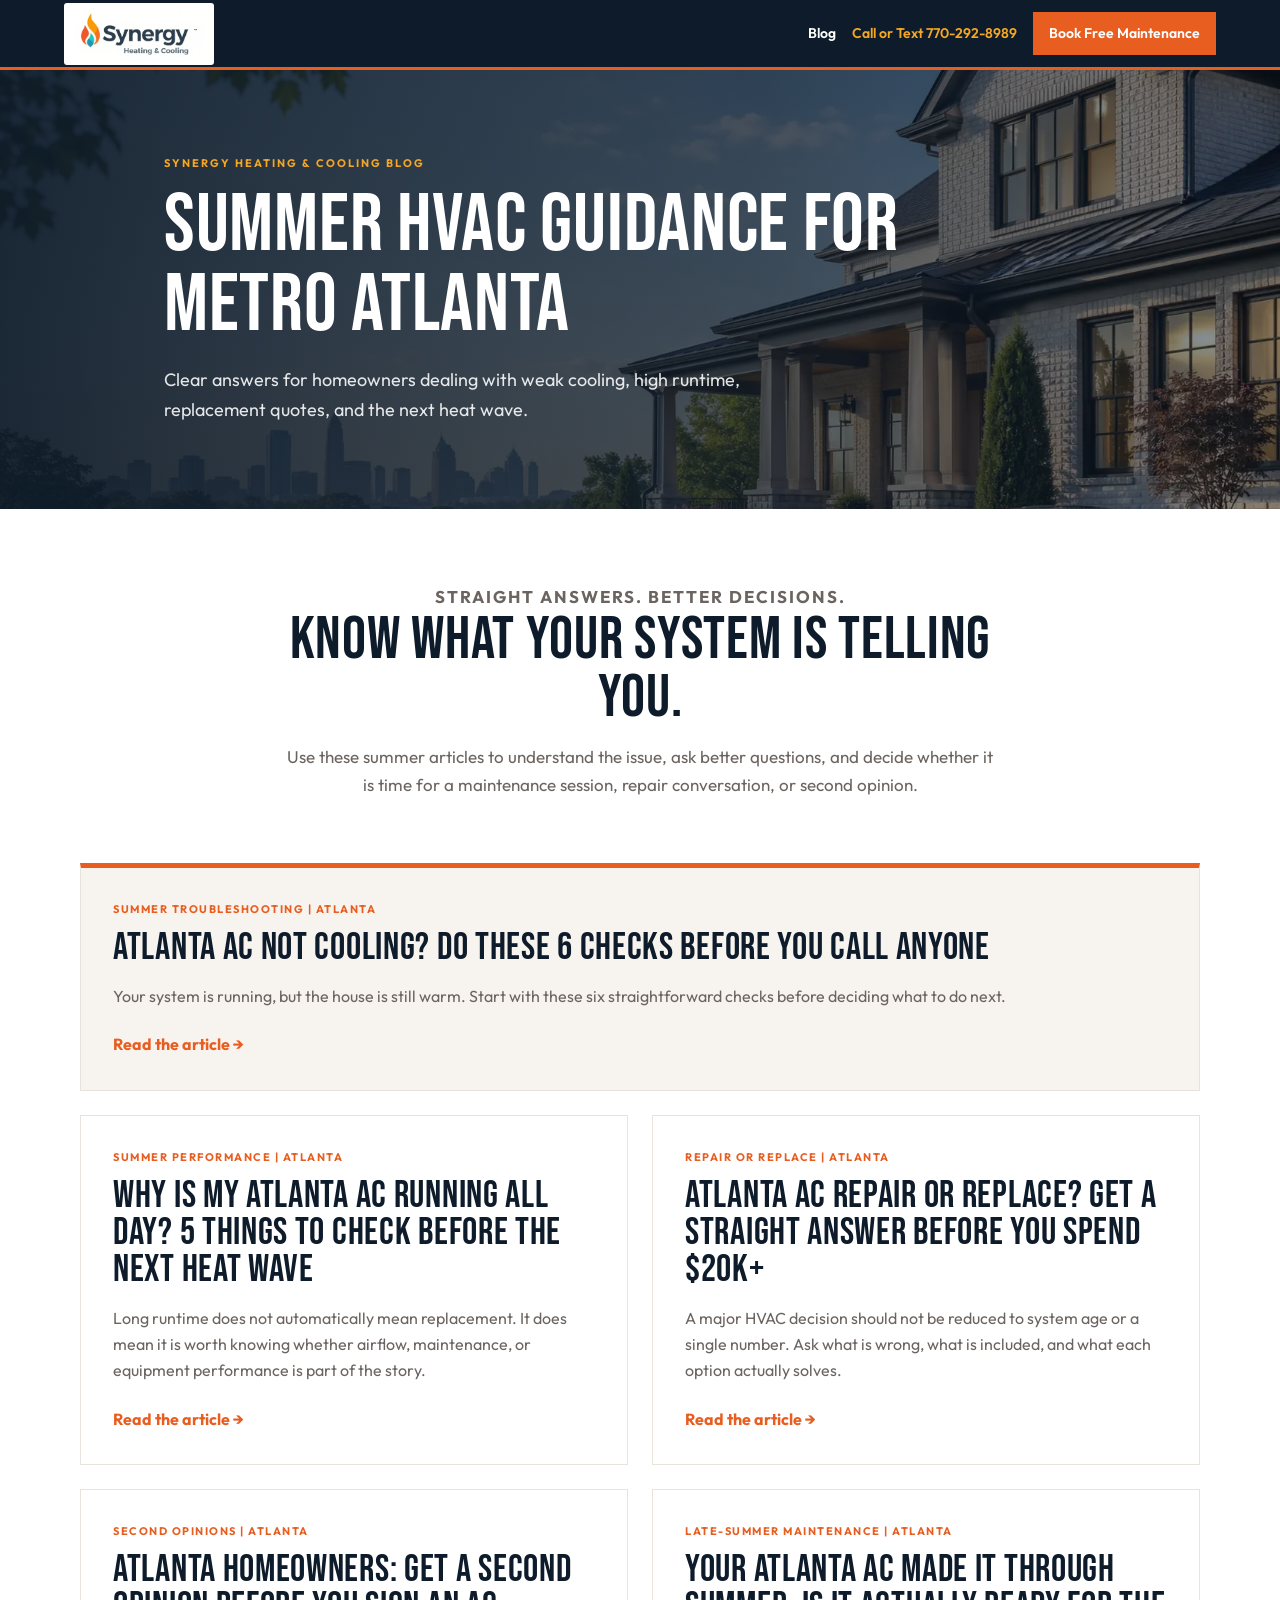
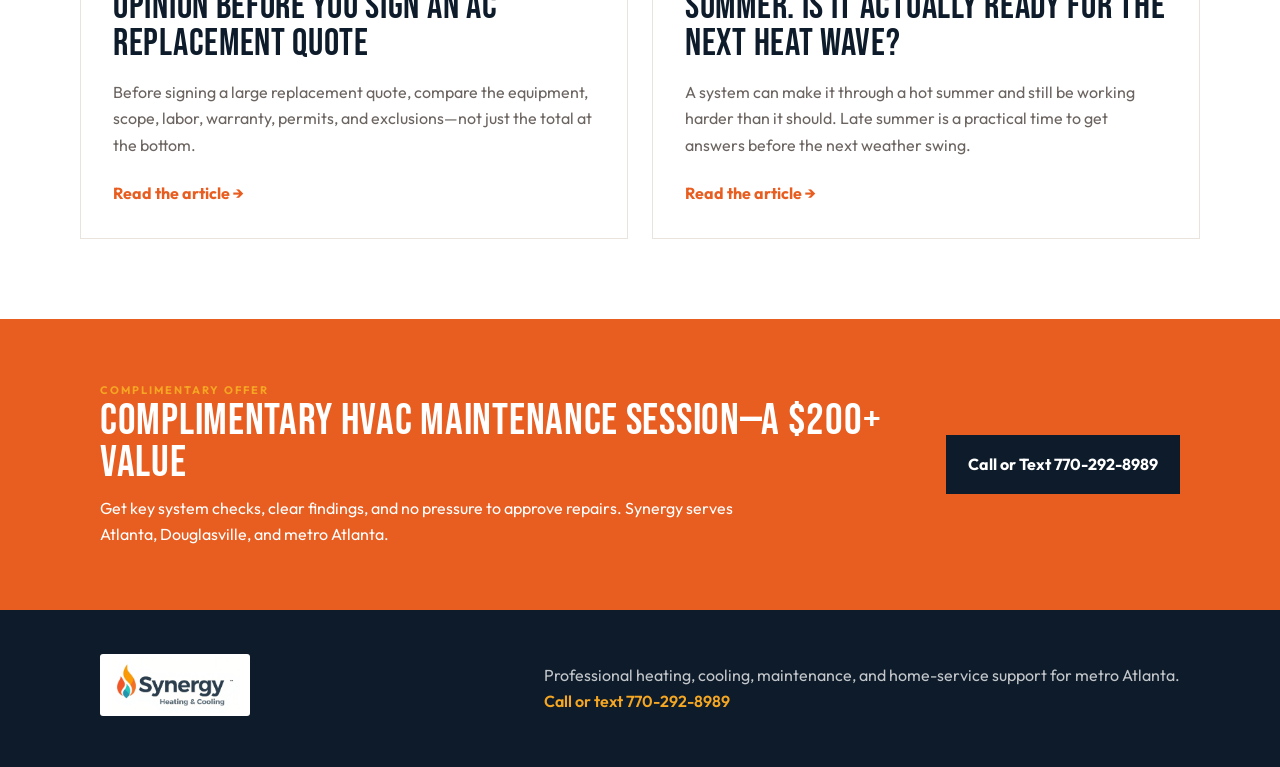
<file: blog/index.html>
<!doctype html>
<html lang="en">
<head>
  <meta charset="utf-8">
  <meta name="viewport" content="width=device-width, initial-scale=1">
  <title>Summer HVAC Guide for Metro Atlanta | Synergy Heating &amp; Cooling</title>
  <meta name="description" content="Helpful, direct summer HVAC guidance for Atlanta homeowners from Synergy Heating & Cooling.">
  <link rel="canonical" href="https://synergyhvacatlanta.com/blog/">
  <meta property="og:type" content="article">
  <meta property="og:title" content="Summer HVAC Guide for Metro Atlanta | Synergy Heating &amp; Cooling">
  <meta property="og:description" content="Helpful, direct summer HVAC guidance for Atlanta homeowners from Synergy Heating & Cooling.">
  <meta property="og:url" content="https://synergyhvacatlanta.com/blog/">
  <meta property="og:image" content="https://synergyhvacatlanta.com/hero.png">
  <meta name="twitter:card" content="summary_large_image">
  <meta name="twitter:title" content="Summer HVAC Guide for Metro Atlanta | Synergy Heating &amp; Cooling">
  <meta name="twitter:description" content="Helpful, direct summer HVAC guidance for Atlanta homeowners from Synergy Heating & Cooling.">
  <meta name="twitter:image" content="https://synergyhvacatlanta.com/hero.png">
  <link rel="icon" type="image/png" sizes="32x32" href="../favicon-32.png">
  <link rel="apple-touch-icon" sizes="180x180" href="../apple-touch-icon.png">
  <link rel="preconnect" href="https://fonts.googleapis.com">
  <link rel="preconnect" href="https://fonts.gstatic.com" crossorigin>
  <link href="https://fonts.googleapis.com/css2?family=Bebas+Neue&family=Outfit:wght@300;400;500;600;700&display=swap" rel="stylesheet">
  <link rel="stylesheet" href="style.css">
  <script type="application/ld+json">{"@context":"https://schema.org","@type":"Blog","name":"Synergy Summer HVAC Guide","url":"https://synergyhvacatlanta.com/blog/","publisher":{"@type":"Organization","name":"Synergy Heating & Cooling","url":"https://synergyhvacatlanta.com"},"blogPost":[{"@type":"BlogPosting","headline":"Atlanta AC Not Cooling? Do These 6 Checks Before You Call Anyone","url":"https://synergyhvacatlanta.com/blog/atlanta-ac-not-cooling.html"},{"@type":"BlogPosting","headline":"Why Is My Atlanta AC Running All Day? 5 Things to Check Before the Next Heat Wave","url":"https://synergyhvacatlanta.com/blog/why-atlanta-ac-runs-all-day.html"},{"@type":"BlogPosting","headline":"Atlanta AC Repair or Replace? Get a Straight Answer Before You Spend $20K+","url":"https://synergyhvacatlanta.com/blog/atlanta-ac-repair-or-replace.html"},{"@type":"BlogPosting","headline":"Atlanta Homeowners: Get a Second Opinion Before You Sign an AC Replacement Quote","url":"https://synergyhvacatlanta.com/blog/atlanta-ac-second-opinion.html"},{"@type":"BlogPosting","headline":"Your Atlanta AC Made It Through Summer. Is It Actually Ready for the Next Heat Wave?","url":"https://synergyhvacatlanta.com/blog/atlanta-ac-ready-next-heat-wave.html"}]}</script>
</head><body>
<header class="site-header">
  <a class="brand" href="../index.html" aria-label="Synergy Heating and Cooling home"><picture><source srcset="../synergy-heating-cooling-logo.webp" type="image/webp"><img src="../synergy-heating-cooling-logo.png" alt="Synergy Heating &amp; Cooling" width="1485" height="642"></picture></a>
  <nav class="site-nav" aria-label="Primary navigation"><a href="index.html">Blog</a><a class="header-phone" href="tel:7702928989">Call or Text 770-292-8989</a><a class="header-cta" href="tel:7702928989">Book Free Maintenance</a></nav>
</header>
<main>
  <section class="hero"><picture><source srcset="../hero.webp" type="image/webp"><img src="../hero.png" alt="Atlanta-area home with outdoor HVAC equipment" width="1672" height="941"></picture><div class="hero-content"><p class="kicker">Synergy Heating & Cooling Blog</p><h1>Summer HVAC Guidance for Metro Atlanta</h1><p>Clear answers for homeowners dealing with weak cooling, high runtime, replacement quotes, and the next heat wave.</p></div></section>
  <section class="blog-intro"><p class="kicker">Straight Answers. Better Decisions.</p><h2>Know What Your System Is Telling You.</h2><p>Use these summer articles to understand the issue, ask better questions, and decide whether it is time for a maintenance session, repair conversation, or second opinion.</p></section>
  <section class="posts-grid"><article class="post-card featured"><div class="post-card-body"><div class="post-meta">Summer Troubleshooting | Atlanta</div><h2>Atlanta AC Not Cooling? Do These 6 Checks Before You Call Anyone</h2><p>Your system is running, but the house is still warm. Start with these six straightforward checks before deciding what to do next.</p><a class="text-link" href="atlanta-ac-not-cooling.html">Read the article →</a></div></article><article class="post-card"><div class="post-card-body"><div class="post-meta">Summer Performance | Atlanta</div><h2>Why Is My Atlanta AC Running All Day? 5 Things to Check Before the Next Heat Wave</h2><p>Long runtime does not automatically mean replacement. It does mean it is worth knowing whether airflow, maintenance, or equipment performance is part of the story.</p><a class="text-link" href="why-atlanta-ac-runs-all-day.html">Read the article →</a></div></article><article class="post-card"><div class="post-card-body"><div class="post-meta">Repair or Replace | Atlanta</div><h2>Atlanta AC Repair or Replace? Get a Straight Answer Before You Spend $20K+</h2><p>A major HVAC decision should not be reduced to system age or a single number. Ask what is wrong, what is included, and what each option actually solves.</p><a class="text-link" href="atlanta-ac-repair-or-replace.html">Read the article →</a></div></article><article class="post-card"><div class="post-card-body"><div class="post-meta">Second Opinions | Atlanta</div><h2>Atlanta Homeowners: Get a Second Opinion Before You Sign an AC Replacement Quote</h2><p>Before signing a large replacement quote, compare the equipment, scope, labor, warranty, permits, and exclusions—not just the total at the bottom.</p><a class="text-link" href="atlanta-ac-second-opinion.html">Read the article →</a></div></article><article class="post-card"><div class="post-card-body"><div class="post-meta">Late-Summer Maintenance | Atlanta</div><h2>Your Atlanta AC Made It Through Summer. Is It Actually Ready for the Next Heat Wave?</h2><p>A system can make it through a hot summer and still be working harder than it should. Late summer is a practical time to get answers before the next weather swing.</p><a class="text-link" href="atlanta-ac-ready-next-heat-wave.html">Read the article →</a></div></article></section>
  <section class="offer-band"><div class="offer-band-inner"><div><p class="kicker">Complimentary Offer</p><h2>Complimentary HVAC Maintenance Session—A $200+ Value</h2><p>Get key system checks, clear findings, and no pressure to approve repairs. Synergy serves Atlanta, Douglasville, and metro Atlanta.</p></div><a class="offer-btn" href="tel:7702928989">Call or Text 770-292-8989</a></div></section>
</main><footer class="site-footer"><div class="site-footer-inner"><a href="../index.html" aria-label="Synergy Heating and Cooling home"><picture><source srcset="../synergy-heating-cooling-logo.webp" type="image/webp"><img src="../synergy-heating-cooling-logo.png" alt="Synergy Heating &amp; Cooling" width="1485" height="642"></picture></a><div>Professional heating, cooling, maintenance, and home-service support for metro Atlanta.<br><a href="tel:7702928989">Call or text 770-292-8989</a></div></div></footer>
</body>
</html>
</file>
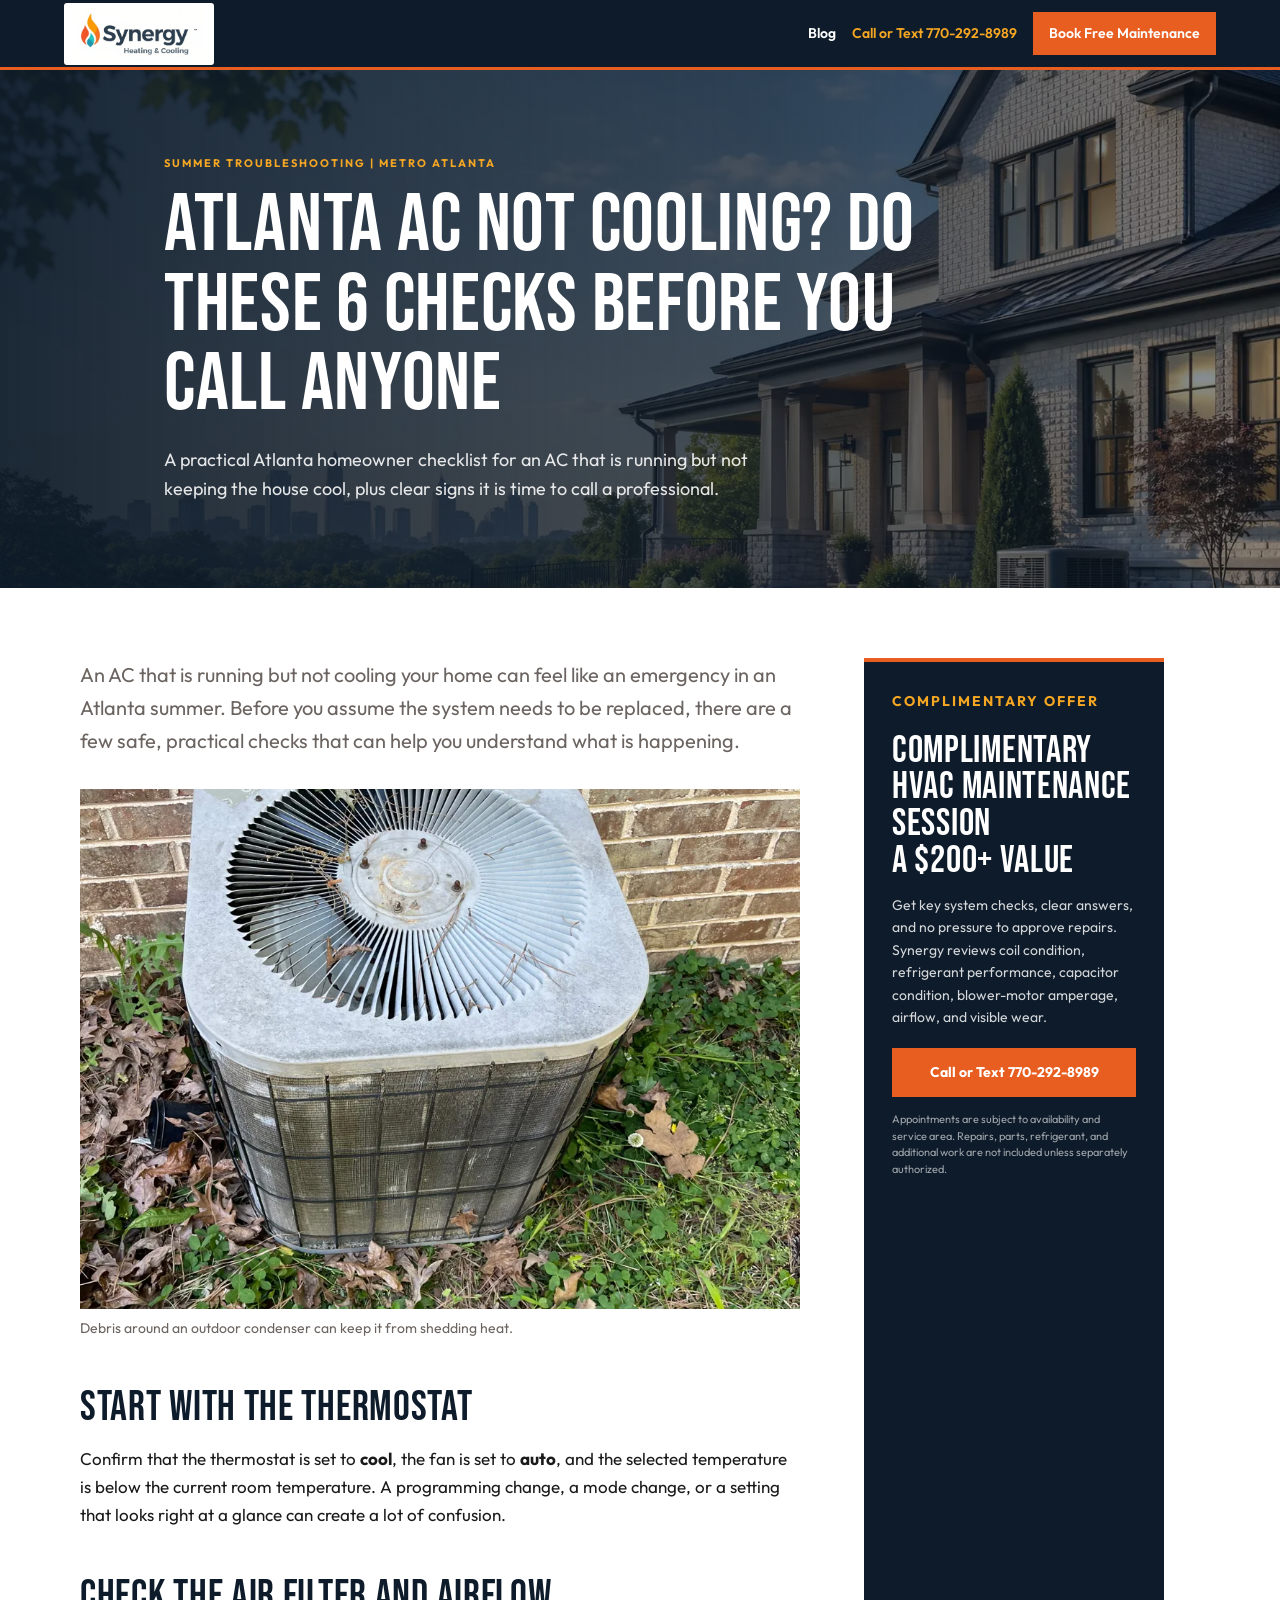
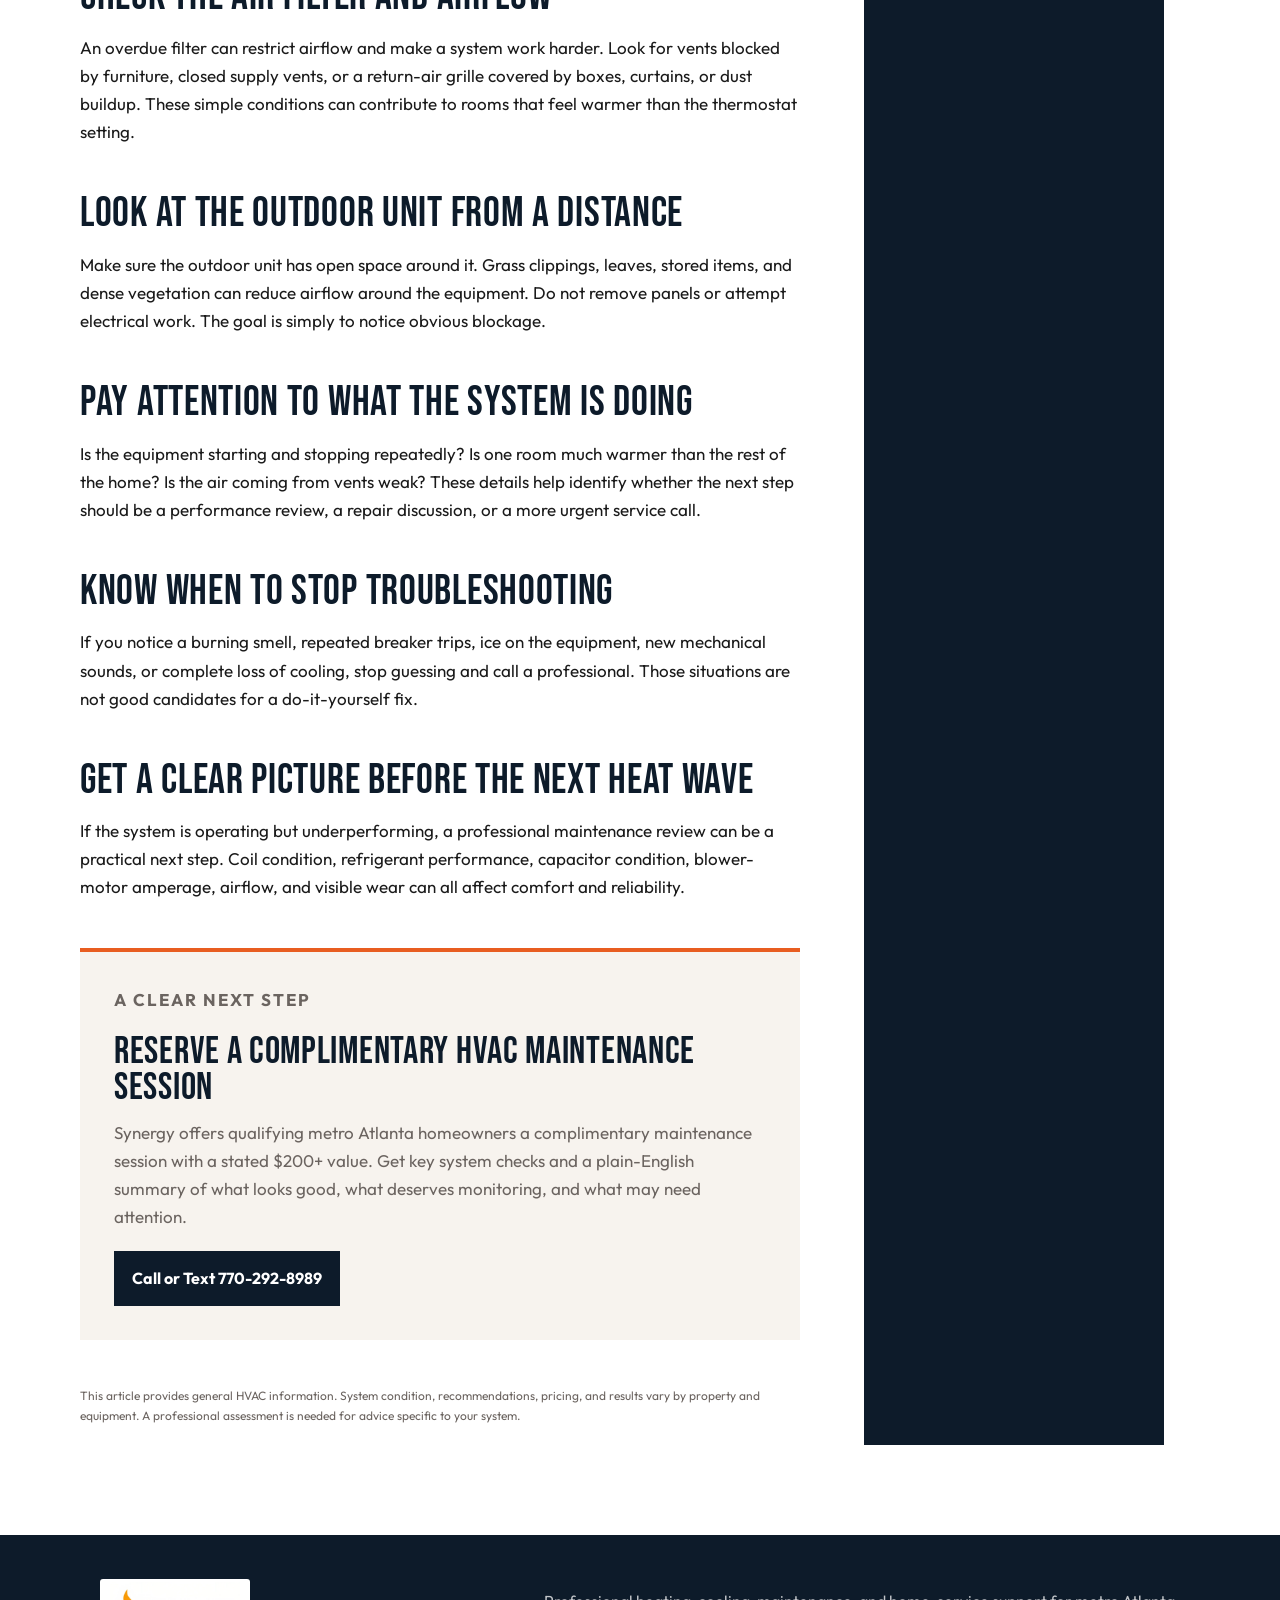
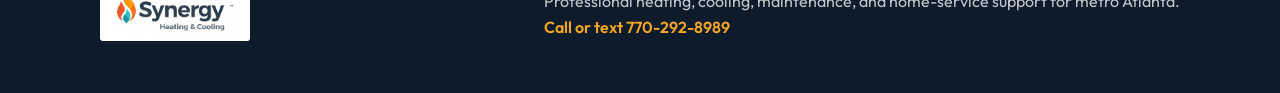
<file: blog/atlanta-ac-not-cooling.html>
<!doctype html>
<html lang="en">
<head>
  <meta charset="utf-8">
  <meta name="viewport" content="width=device-width, initial-scale=1">
  <title>Atlanta AC Not Cooling? Do These 6 Checks Before You Call Anyone | Synergy Heating &amp; Cooling</title>
  <meta name="description" content="A practical Atlanta homeowner checklist for an AC that is running but not keeping the house cool, plus clear signs it is time to call a professional.">
  <link rel="canonical" href="https://synergyhvacatlanta.com/blog/atlanta-ac-not-cooling.html">
  <meta property="og:type" content="article">
  <meta property="og:title" content="Atlanta AC Not Cooling? Do These 6 Checks Before You Call Anyone | Synergy Heating &amp; Cooling">
  <meta property="og:description" content="A practical Atlanta homeowner checklist for an AC that is running but not keeping the house cool, plus clear signs it is time to call a professional.">
  <meta property="og:url" content="https://synergyhvacatlanta.com/blog/atlanta-ac-not-cooling.html">
  <meta property="og:image" content="https://synergyhvacatlanta.com/hero.png">
  <meta name="twitter:card" content="summary_large_image">
  <meta name="twitter:title" content="Atlanta AC Not Cooling? Do These 6 Checks Before You Call Anyone | Synergy Heating &amp; Cooling">
  <meta name="twitter:description" content="A practical Atlanta homeowner checklist for an AC that is running but not keeping the house cool, plus clear signs it is time to call a professional.">
  <meta name="twitter:image" content="https://synergyhvacatlanta.com/hero.png">
  <link rel="icon" type="image/png" sizes="32x32" href="../favicon-32.png">
  <link rel="apple-touch-icon" sizes="180x180" href="../apple-touch-icon.png">
  <link rel="preconnect" href="https://fonts.googleapis.com">
  <link rel="preconnect" href="https://fonts.gstatic.com" crossorigin>
  <link href="https://fonts.googleapis.com/css2?family=Bebas+Neue&family=Outfit:wght@300;400;500;600;700&display=swap" rel="stylesheet">
  <link rel="stylesheet" href="style.css">
  <script type="application/ld+json">{"@context":"https://schema.org","@type":"BlogPosting","mainEntityOfPage":"https://synergyhvacatlanta.com/blog/atlanta-ac-not-cooling.html","headline":"Atlanta AC Not Cooling? Do These 6 Checks Before You Call Anyone","description":"A practical Atlanta homeowner checklist for an AC that is running but not keeping the house cool, plus clear signs it is time to call a professional.","datePublished":"2026-08-15","dateModified":"2026-08-15","author":{"@type":"Organization","name":"Synergy Heating & Cooling"},"publisher":{"@type":"Organization","name":"Synergy Heating & Cooling","url":"https://synergyhvacatlanta.com"},"image":"https://synergyhvacatlanta.com/hero.png","articleSection":"Summer Troubleshooting"}</script>
</head><body>
<header class="site-header">
  <a class="brand" href="../index.html" aria-label="Synergy Heating and Cooling home"><picture><source srcset="../synergy-heating-cooling-logo.webp" type="image/webp"><img src="../synergy-heating-cooling-logo.png" alt="Synergy Heating &amp; Cooling" width="1485" height="642"></picture></a>
  <nav class="site-nav" aria-label="Primary navigation"><a href="index.html">Blog</a><a class="header-phone" href="tel:7702928989">Call or Text 770-292-8989</a><a class="header-cta" href="tel:7702928989">Book Free Maintenance</a></nav>
</header>
<main>
  <section class="hero"><picture><source srcset="../hero.webp" type="image/webp"><img src="../hero.png" alt="Atlanta-area home with outdoor HVAC equipment" width="1672" height="941"></picture><div class="hero-content"><p class="kicker">Summer Troubleshooting | Metro Atlanta</p><h1>Atlanta AC Not Cooling? Do These 6 Checks Before You Call Anyone</h1><p>A practical Atlanta homeowner checklist for an AC that is running but not keeping the house cool, plus clear signs it is time to call a professional.</p></div></section>
  <div class="article-shell"><article class="article"><p class="article-lead">An AC that is running but not cooling your home can feel like an emergency in an Atlanta summer. Before you assume the system needs to be replaced, there are a few safe, practical checks that can help you understand what is happening.</p><figure class="article-photo"><img src="../images/dirty-ac-condenser-debris-atlanta-ga.webp" srcset="../images/dirty-ac-condenser-debris-atlanta-ga-500.webp 500w, ../images/dirty-ac-condenser-debris-atlanta-ga.webp 1000w" sizes="(max-width: 800px) 92vw, 720px" alt="Outdoor AC condenser clogged with leaves and debris beside a brick wall" width="1000" height="1333" loading="lazy" decoding="async"><figcaption>Debris around an outdoor condenser can keep it from shedding heat.</figcaption></figure><section><h2>Start with the thermostat</h2><p>Confirm that the thermostat is set to <strong>cool</strong>, the fan is set to <strong>auto</strong>, and the selected temperature is below the current room temperature. A programming change, a mode change, or a setting that looks right at a glance can create a lot of confusion.</p></section><section><h2>Check the air filter and airflow</h2><p>An overdue filter can restrict airflow and make a system work harder. Look for vents blocked by furniture, closed supply vents, or a return-air grille covered by boxes, curtains, or dust buildup. These simple conditions can contribute to rooms that feel warmer than the thermostat setting.</p></section><section><h2>Look at the outdoor unit from a distance</h2><p>Make sure the outdoor unit has open space around it. Grass clippings, leaves, stored items, and dense vegetation can reduce airflow around the equipment. Do not remove panels or attempt electrical work. The goal is simply to notice obvious blockage.</p></section><section><h2>Pay attention to what the system is doing</h2><p>Is the equipment starting and stopping repeatedly? Is one room much warmer than the rest of the home? Is the air coming from vents weak? These details help identify whether the next step should be a performance review, a repair discussion, or a more urgent service call.</p></section><section><h2>Know when to stop troubleshooting</h2><p>If you notice a burning smell, repeated breaker trips, ice on the equipment, new mechanical sounds, or complete loss of cooling, stop guessing and call a professional. Those situations are not good candidates for a do-it-yourself fix.</p></section><section><h2>Get a clear picture before the next heat wave</h2><p>If the system is operating but underperforming, a professional maintenance review can be a practical next step. Coil condition, refrigerant performance, capacitor condition, blower-motor amperage, airflow, and visible wear can all affect comfort and reliability.</p></section><section class="article-cta"><p class="kicker">A Clear Next Step</p><h2>Reserve a Complimentary HVAC Maintenance Session</h2><p>Synergy offers qualifying metro Atlanta homeowners a complimentary maintenance session with a stated $200+ value. Get key system checks and a plain-English summary of what looks good, what deserves monitoring, and what may need attention.</p><a href="tel:7702928989">Call or Text 770-292-8989</a></section><p class="disclaimer">This article provides general HVAC information. System condition, recommendations, pricing, and results vary by property and equipment. A professional assessment is needed for advice specific to your system.</p></article><aside class="offer-card" aria-label="Complimentary maintenance offer"><p class="kicker">Complimentary Offer</p><h2>Complimentary HVAC Maintenance Session<br>A $200+ Value</h2><p>Get key system checks, clear answers, and no pressure to approve repairs. Synergy reviews coil condition, refrigerant performance, capacitor condition, blower-motor amperage, airflow, and visible wear.</p><a href="tel:7702928989">Call or Text 770-292-8989</a><small>Appointments are subject to availability and service area. Repairs, parts, refrigerant, and additional work are not included unless separately authorized.</small></aside></div>
</main><footer class="site-footer"><div class="site-footer-inner"><a href="../index.html" aria-label="Synergy Heating and Cooling home"><picture><source srcset="../synergy-heating-cooling-logo.webp" type="image/webp"><img src="../synergy-heating-cooling-logo.png" alt="Synergy Heating &amp; Cooling" width="1485" height="642"></picture></a><div>Professional heating, cooling, maintenance, and home-service support for metro Atlanta.<br><a href="tel:7702928989">Call or text 770-292-8989</a></div></div></footer>
</body>
</html>
</file>
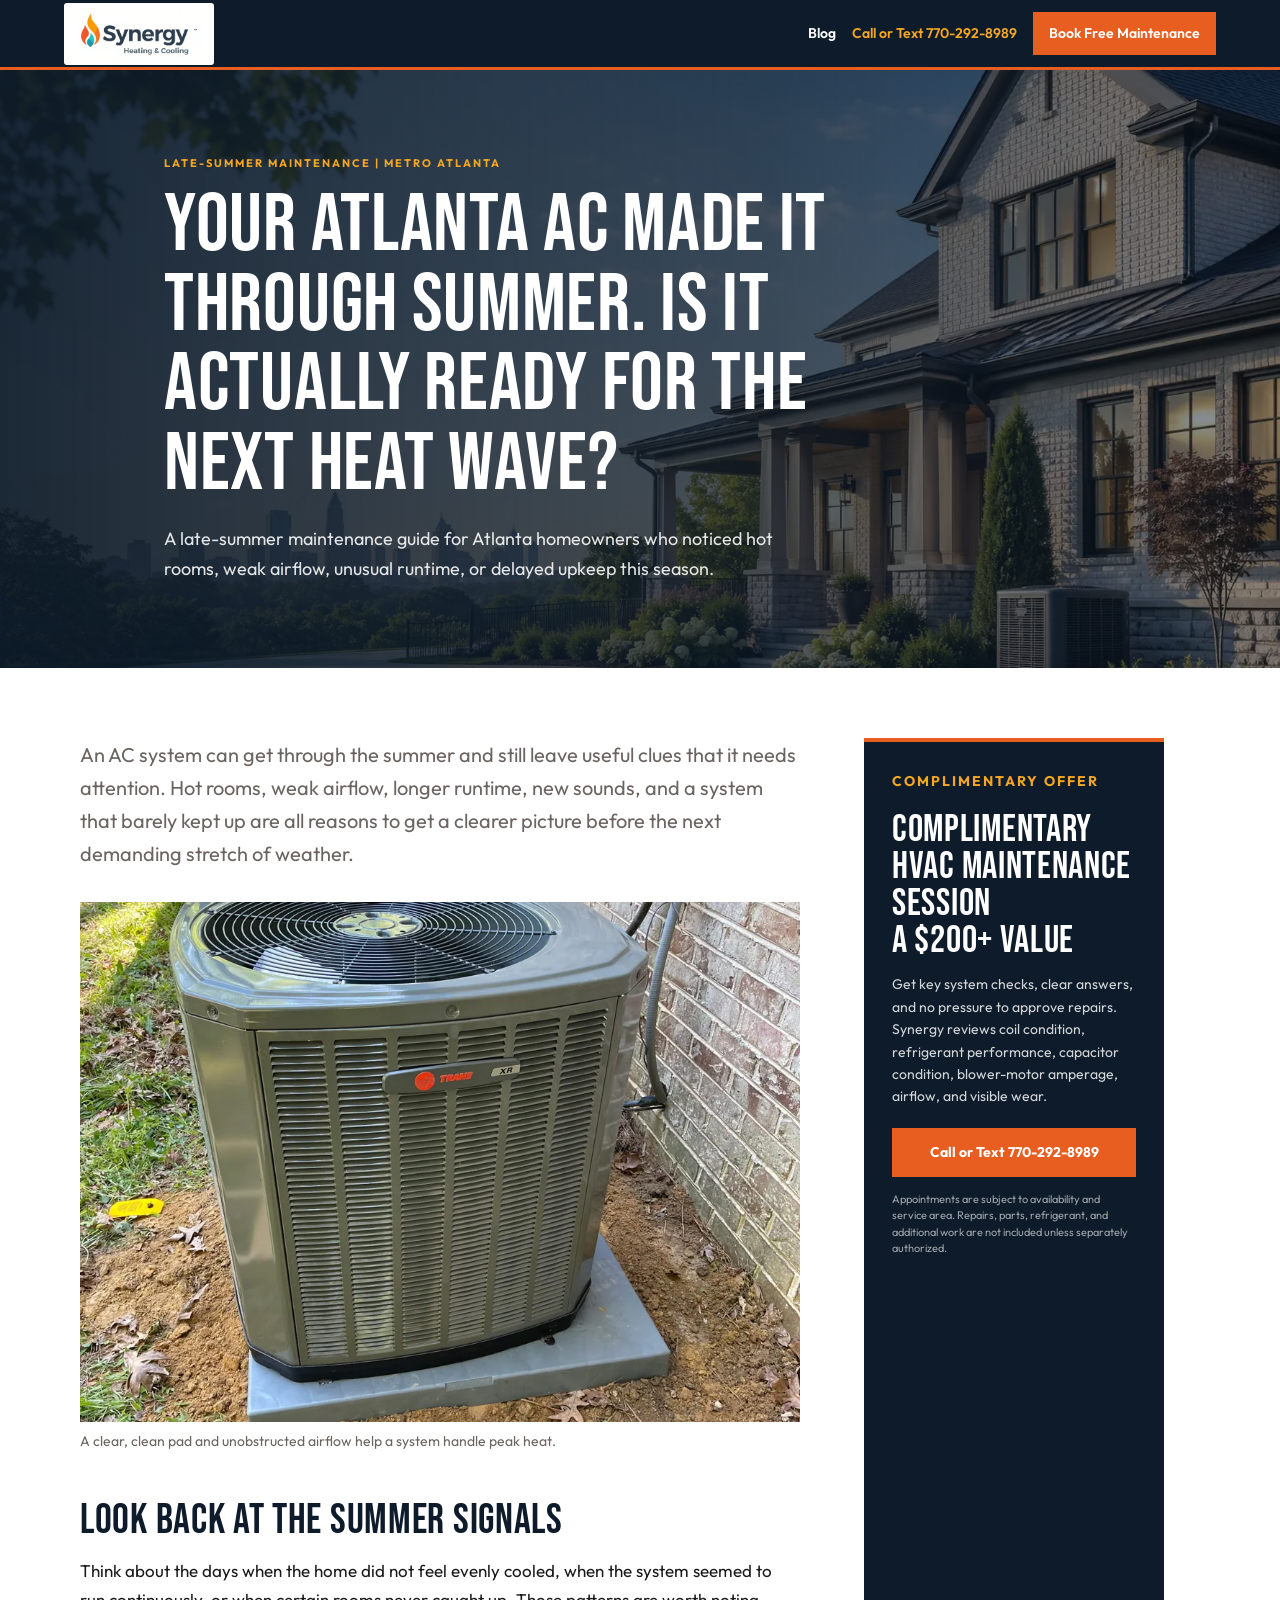
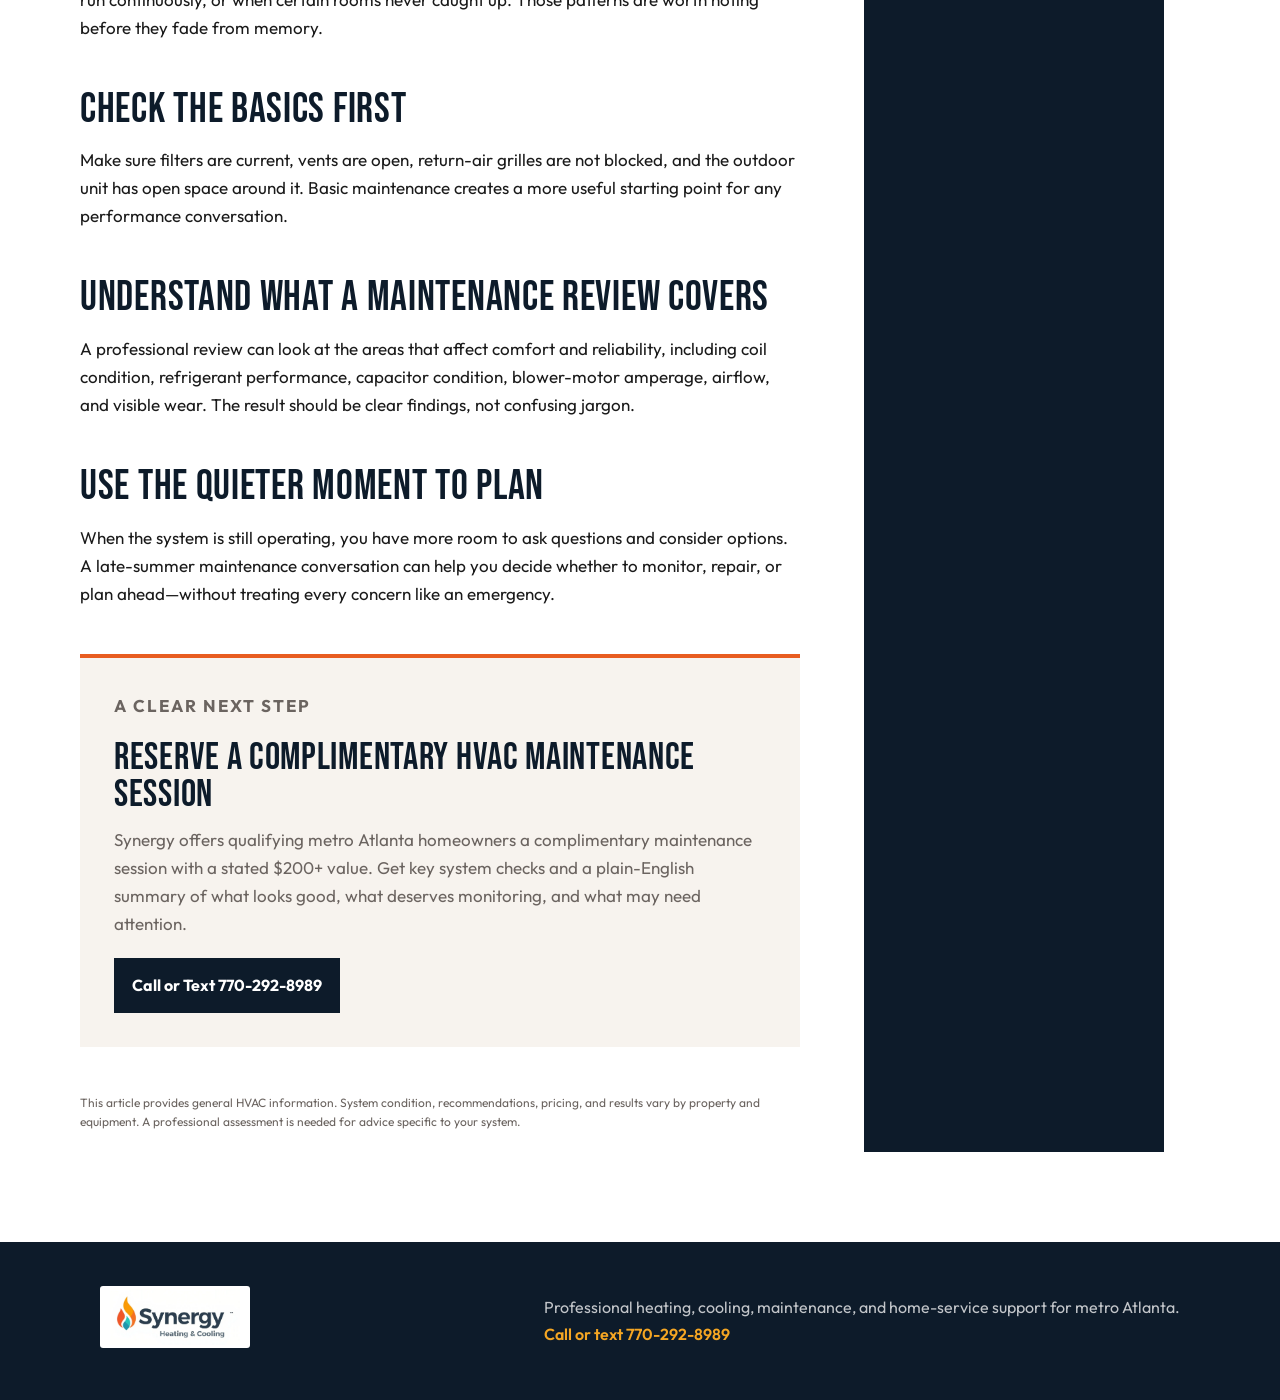
<file: blog/atlanta-ac-ready-next-heat-wave.html>
<!doctype html>
<html lang="en">
<head>
  <meta charset="utf-8">
  <meta name="viewport" content="width=device-width, initial-scale=1">
  <title>Your Atlanta AC Made It Through Summer. Is It Actually Ready for the Next Heat Wave? | Synergy Heating &amp; Cooling</title>
  <meta name="description" content="A late-summer maintenance guide for Atlanta homeowners who noticed hot rooms, weak airflow, unusual runtime, or delayed upkeep this season.">
  <link rel="canonical" href="https://synergyhvacatlanta.com/blog/atlanta-ac-ready-next-heat-wave.html">
  <meta property="og:type" content="article">
  <meta property="og:title" content="Your Atlanta AC Made It Through Summer. Is It Actually Ready for the Next Heat Wave? | Synergy Heating &amp; Cooling">
  <meta property="og:description" content="A late-summer maintenance guide for Atlanta homeowners who noticed hot rooms, weak airflow, unusual runtime, or delayed upkeep this season.">
  <meta property="og:url" content="https://synergyhvacatlanta.com/blog/atlanta-ac-ready-next-heat-wave.html">
  <meta property="og:image" content="https://synergyhvacatlanta.com/hero.png">
  <meta name="twitter:card" content="summary_large_image">
  <meta name="twitter:title" content="Your Atlanta AC Made It Through Summer. Is It Actually Ready for the Next Heat Wave? | Synergy Heating &amp; Cooling">
  <meta name="twitter:description" content="A late-summer maintenance guide for Atlanta homeowners who noticed hot rooms, weak airflow, unusual runtime, or delayed upkeep this season.">
  <meta name="twitter:image" content="https://synergyhvacatlanta.com/hero.png">
  <link rel="icon" type="image/png" sizes="32x32" href="../favicon-32.png">
  <link rel="apple-touch-icon" sizes="180x180" href="../apple-touch-icon.png">
  <link rel="preconnect" href="https://fonts.googleapis.com">
  <link rel="preconnect" href="https://fonts.gstatic.com" crossorigin>
  <link href="https://fonts.googleapis.com/css2?family=Bebas+Neue&family=Outfit:wght@300;400;500;600;700&display=swap" rel="stylesheet">
  <link rel="stylesheet" href="style.css">
  <script type="application/ld+json">{"@context":"https://schema.org","@type":"BlogPosting","mainEntityOfPage":"https://synergyhvacatlanta.com/blog/atlanta-ac-ready-next-heat-wave.html","headline":"Your Atlanta AC Made It Through Summer. Is It Actually Ready for the Next Heat Wave?","description":"A late-summer maintenance guide for Atlanta homeowners who noticed hot rooms, weak airflow, unusual runtime, or delayed upkeep this season.","datePublished":"2026-08-15","dateModified":"2026-08-15","author":{"@type":"Organization","name":"Synergy Heating & Cooling"},"publisher":{"@type":"Organization","name":"Synergy Heating & Cooling","url":"https://synergyhvacatlanta.com"},"image":"https://synergyhvacatlanta.com/hero.png","articleSection":"Late-Summer Maintenance"}</script>
</head><body>
<header class="site-header">
  <a class="brand" href="../index.html" aria-label="Synergy Heating and Cooling home"><picture><source srcset="../synergy-heating-cooling-logo.webp" type="image/webp"><img src="../synergy-heating-cooling-logo.png" alt="Synergy Heating &amp; Cooling" width="1485" height="642"></picture></a>
  <nav class="site-nav" aria-label="Primary navigation"><a href="index.html">Blog</a><a class="header-phone" href="tel:7702928989">Call or Text 770-292-8989</a><a class="header-cta" href="tel:7702928989">Book Free Maintenance</a></nav>
</header>
<main>
  <section class="hero"><picture><source srcset="../hero.webp" type="image/webp"><img src="../hero.png" alt="Atlanta-area home with outdoor HVAC equipment" width="1672" height="941"></picture><div class="hero-content"><p class="kicker">Late-Summer Maintenance | Metro Atlanta</p><h1>Your Atlanta AC Made It Through Summer. Is It Actually Ready for the Next Heat Wave?</h1><p>A late-summer maintenance guide for Atlanta homeowners who noticed hot rooms, weak airflow, unusual runtime, or delayed upkeep this season.</p></div></section>
  <div class="article-shell"><article class="article"><p class="article-lead">An AC system can get through the summer and still leave useful clues that it needs attention. Hot rooms, weak airflow, longer runtime, new sounds, and a system that barely kept up are all reasons to get a clearer picture before the next demanding stretch of weather.</p><figure class="article-photo"><img src="../images/trane-ac-condenser-installation-atlanta-ga.webp" srcset="../images/trane-ac-condenser-installation-atlanta-ga-500.webp 500w, ../images/trane-ac-condenser-installation-atlanta-ga.webp 1000w" sizes="(max-width: 800px) 92vw, 720px" alt="Trane air conditioner condenser on a concrete pad beside a brick home" width="1000" height="1333" loading="lazy" decoding="async"><figcaption>A clear, clean pad and unobstructed airflow help a system handle peak heat.</figcaption></figure><section><h2>Look back at the summer signals</h2><p>Think about the days when the home did not feel evenly cooled, when the system seemed to run continuously, or when certain rooms never caught up. Those patterns are worth noting before they fade from memory.</p></section><section><h2>Check the basics first</h2><p>Make sure filters are current, vents are open, return-air grilles are not blocked, and the outdoor unit has open space around it. Basic maintenance creates a more useful starting point for any performance conversation.</p></section><section><h2>Understand what a maintenance review covers</h2><p>A professional review can look at the areas that affect comfort and reliability, including coil condition, refrigerant performance, capacitor condition, blower-motor amperage, airflow, and visible wear. The result should be clear findings, not confusing jargon.</p></section><section><h2>Use the quieter moment to plan</h2><p>When the system is still operating, you have more room to ask questions and consider options. A late-summer maintenance conversation can help you decide whether to monitor, repair, or plan ahead—without treating every concern like an emergency.</p></section><section class="article-cta"><p class="kicker">A Clear Next Step</p><h2>Reserve a Complimentary HVAC Maintenance Session</h2><p>Synergy offers qualifying metro Atlanta homeowners a complimentary maintenance session with a stated $200+ value. Get key system checks and a plain-English summary of what looks good, what deserves monitoring, and what may need attention.</p><a href="tel:7702928989">Call or Text 770-292-8989</a></section><p class="disclaimer">This article provides general HVAC information. System condition, recommendations, pricing, and results vary by property and equipment. A professional assessment is needed for advice specific to your system.</p></article><aside class="offer-card" aria-label="Complimentary maintenance offer"><p class="kicker">Complimentary Offer</p><h2>Complimentary HVAC Maintenance Session<br>A $200+ Value</h2><p>Get key system checks, clear answers, and no pressure to approve repairs. Synergy reviews coil condition, refrigerant performance, capacitor condition, blower-motor amperage, airflow, and visible wear.</p><a href="tel:7702928989">Call or Text 770-292-8989</a><small>Appointments are subject to availability and service area. Repairs, parts, refrigerant, and additional work are not included unless separately authorized.</small></aside></div>
</main><footer class="site-footer"><div class="site-footer-inner"><a href="../index.html" aria-label="Synergy Heating and Cooling home"><picture><source srcset="../synergy-heating-cooling-logo.webp" type="image/webp"><img src="../synergy-heating-cooling-logo.png" alt="Synergy Heating &amp; Cooling" width="1485" height="642"></picture></a><div>Professional heating, cooling, maintenance, and home-service support for metro Atlanta.<br><a href="tel:7702928989">Call or text 770-292-8989</a></div></div></footer>
</body>
</html>
</file>
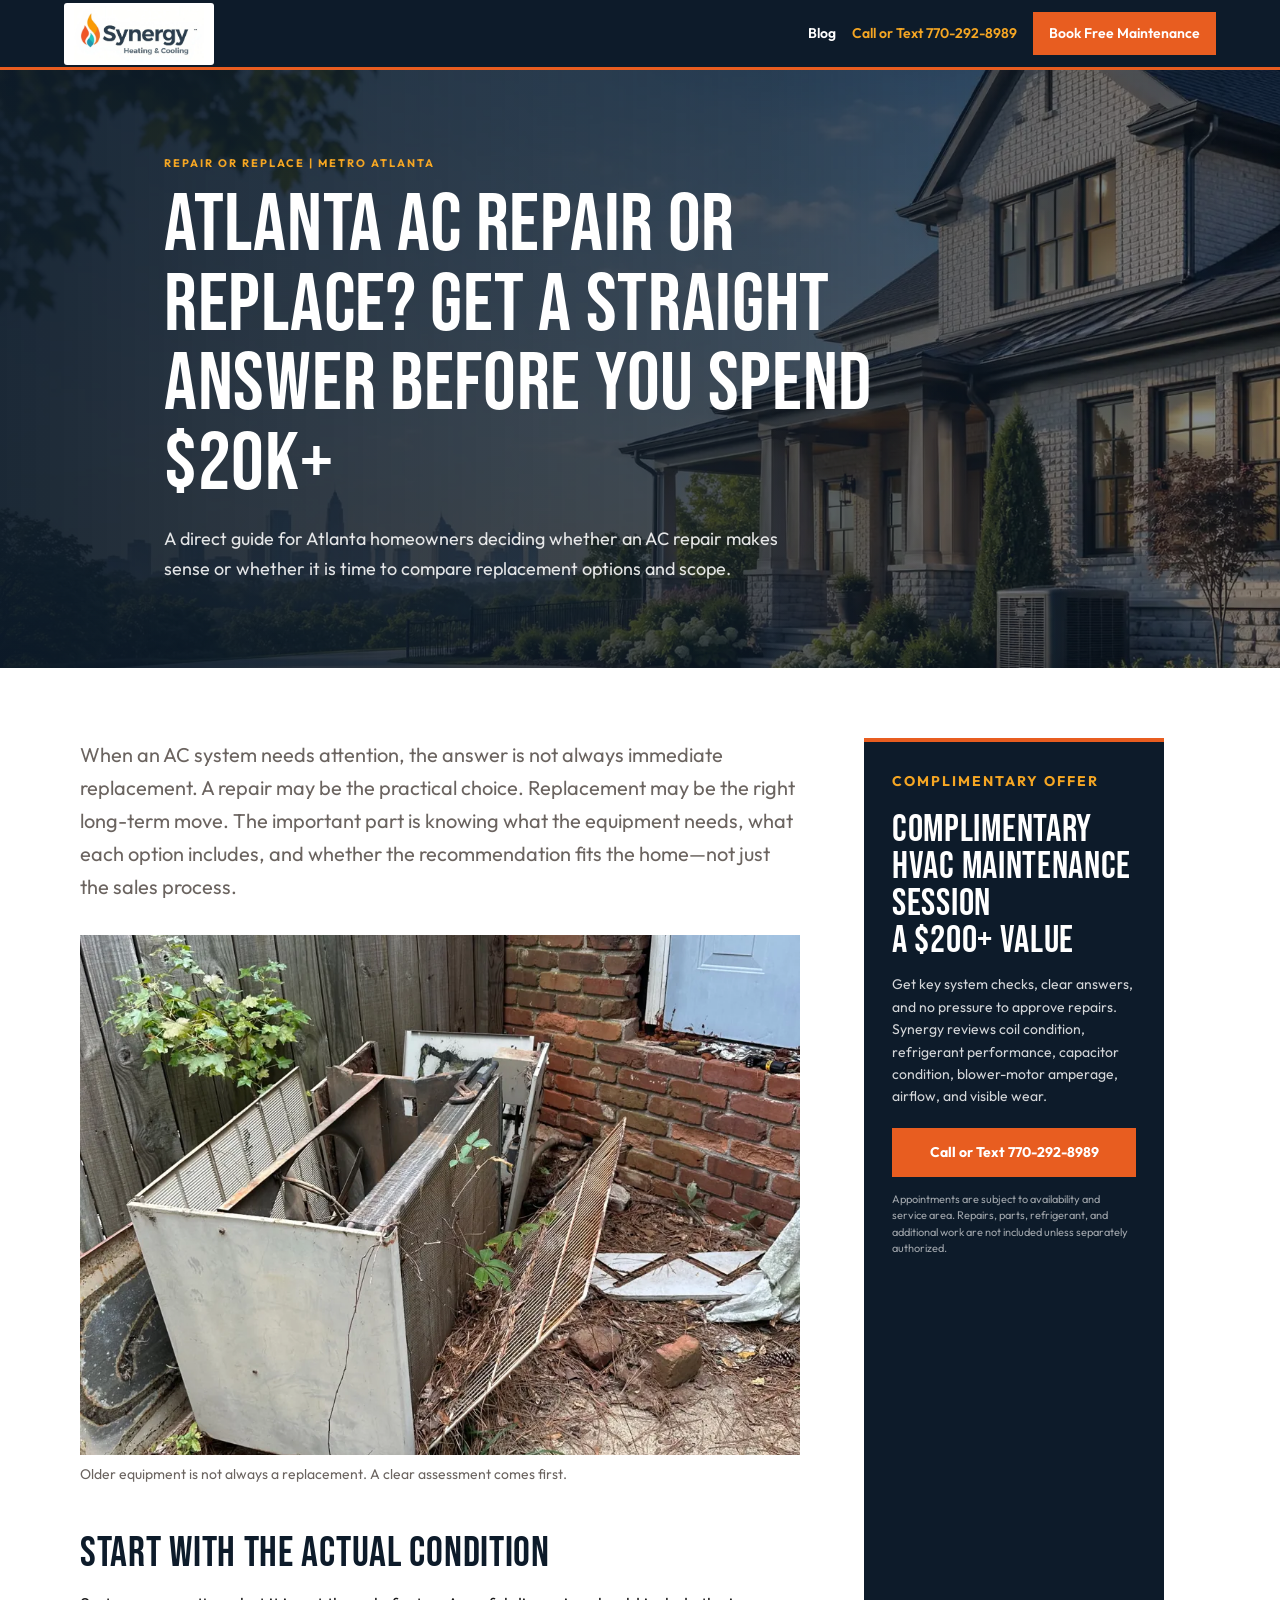
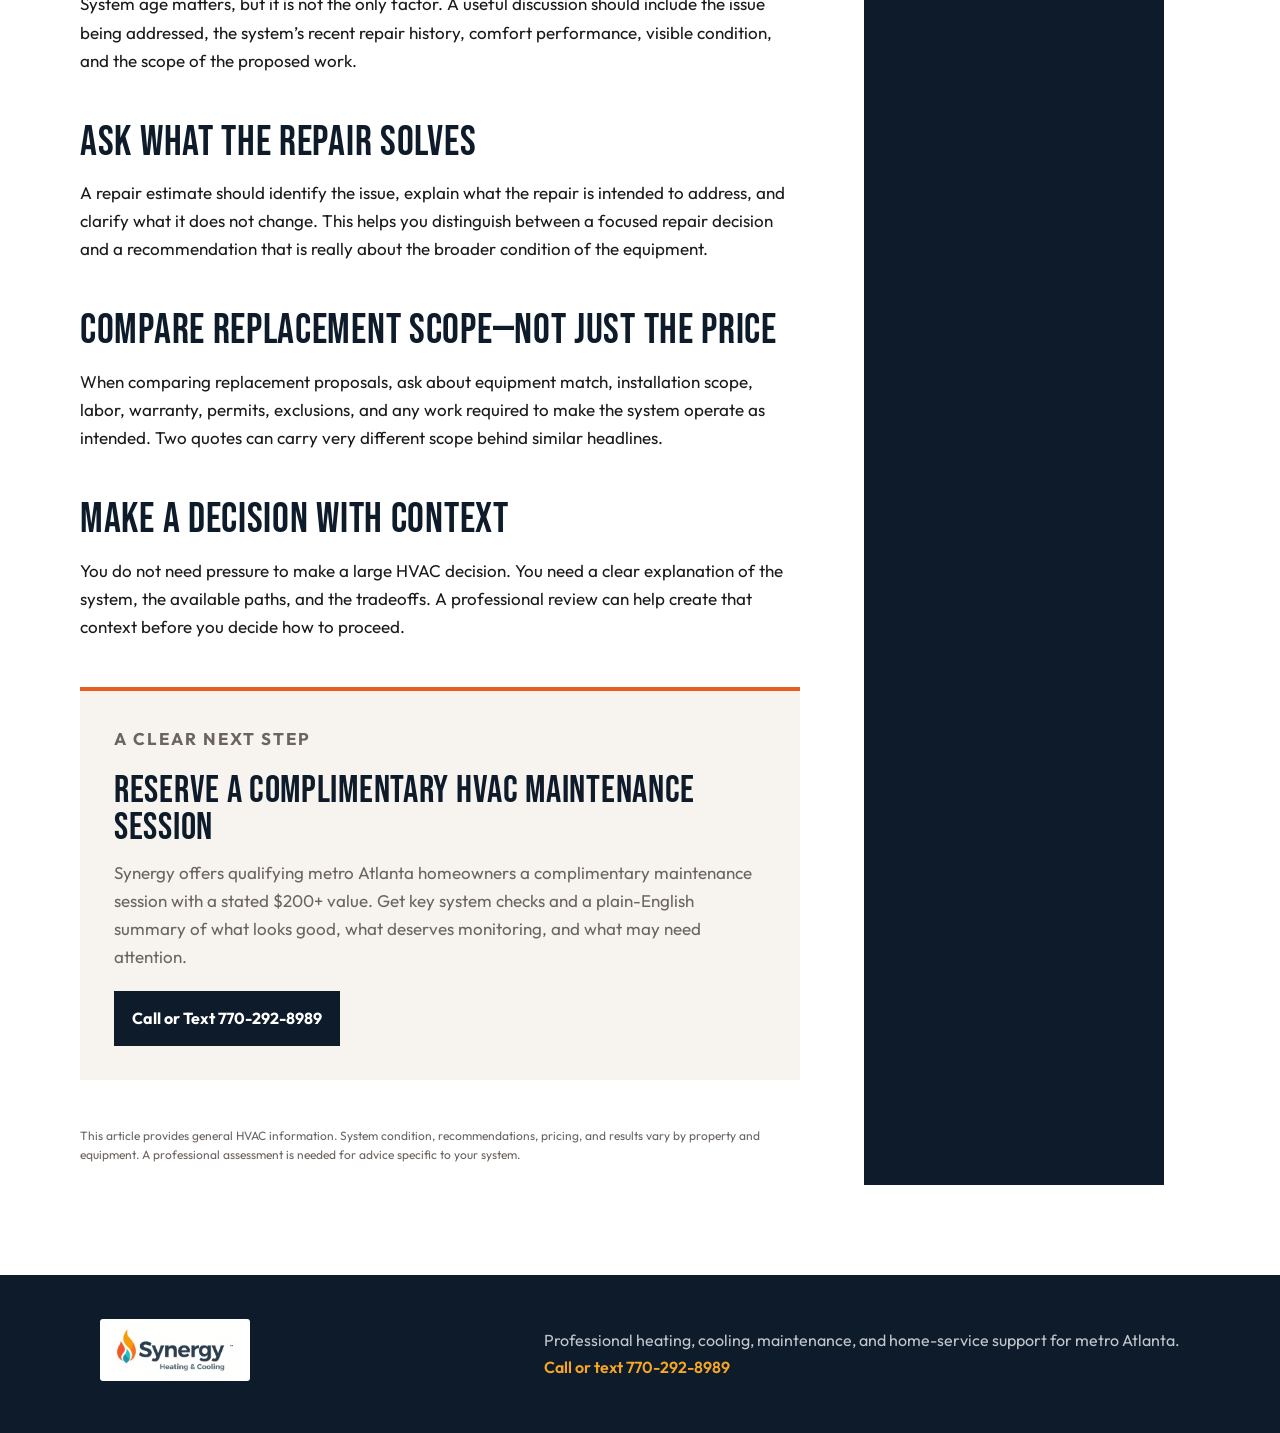
<file: blog/atlanta-ac-repair-or-replace.html>
<!doctype html>
<html lang="en">
<head>
  <meta charset="utf-8">
  <meta name="viewport" content="width=device-width, initial-scale=1">
  <title>Atlanta AC Repair or Replace? Get a Straight Answer Before You Spend $20K+ | Synergy Heating &amp; Cooling</title>
  <meta name="description" content="A direct guide for Atlanta homeowners deciding whether an AC repair makes sense or whether it is time to compare replacement options and scope.">
  <link rel="canonical" href="https://synergyhvacatlanta.com/blog/atlanta-ac-repair-or-replace.html">
  <meta property="og:type" content="article">
  <meta property="og:title" content="Atlanta AC Repair or Replace? Get a Straight Answer Before You Spend $20K+ | Synergy Heating &amp; Cooling">
  <meta property="og:description" content="A direct guide for Atlanta homeowners deciding whether an AC repair makes sense or whether it is time to compare replacement options and scope.">
  <meta property="og:url" content="https://synergyhvacatlanta.com/blog/atlanta-ac-repair-or-replace.html">
  <meta property="og:image" content="https://synergyhvacatlanta.com/hero.png">
  <meta name="twitter:card" content="summary_large_image">
  <meta name="twitter:title" content="Atlanta AC Repair or Replace? Get a Straight Answer Before You Spend $20K+ | Synergy Heating &amp; Cooling">
  <meta name="twitter:description" content="A direct guide for Atlanta homeowners deciding whether an AC repair makes sense or whether it is time to compare replacement options and scope.">
  <meta name="twitter:image" content="https://synergyhvacatlanta.com/hero.png">
  <link rel="icon" type="image/png" sizes="32x32" href="../favicon-32.png">
  <link rel="apple-touch-icon" sizes="180x180" href="../apple-touch-icon.png">
  <link rel="preconnect" href="https://fonts.googleapis.com">
  <link rel="preconnect" href="https://fonts.gstatic.com" crossorigin>
  <link href="https://fonts.googleapis.com/css2?family=Bebas+Neue&family=Outfit:wght@300;400;500;600;700&display=swap" rel="stylesheet">
  <link rel="stylesheet" href="style.css">
  <script type="application/ld+json">{"@context":"https://schema.org","@type":"BlogPosting","mainEntityOfPage":"https://synergyhvacatlanta.com/blog/atlanta-ac-repair-or-replace.html","headline":"Atlanta AC Repair or Replace? Get a Straight Answer Before You Spend $20K+","description":"A direct guide for Atlanta homeowners deciding whether an AC repair makes sense or whether it is time to compare replacement options and scope.","datePublished":"2026-08-15","dateModified":"2026-08-15","author":{"@type":"Organization","name":"Synergy Heating & Cooling"},"publisher":{"@type":"Organization","name":"Synergy Heating & Cooling","url":"https://synergyhvacatlanta.com"},"image":"https://synergyhvacatlanta.com/hero.png","articleSection":"Repair or Replace"}</script>
</head><body>
<header class="site-header">
  <a class="brand" href="../index.html" aria-label="Synergy Heating and Cooling home"><picture><source srcset="../synergy-heating-cooling-logo.webp" type="image/webp"><img src="../synergy-heating-cooling-logo.png" alt="Synergy Heating &amp; Cooling" width="1485" height="642"></picture></a>
  <nav class="site-nav" aria-label="Primary navigation"><a href="index.html">Blog</a><a class="header-phone" href="tel:7702928989">Call or Text 770-292-8989</a><a class="header-cta" href="tel:7702928989">Book Free Maintenance</a></nav>
</header>
<main>
  <section class="hero"><picture><source srcset="../hero.webp" type="image/webp"><img src="../hero.png" alt="Atlanta-area home with outdoor HVAC equipment" width="1672" height="941"></picture><div class="hero-content"><p class="kicker">Repair or Replace | Metro Atlanta</p><h1>Atlanta AC Repair or Replace? Get a Straight Answer Before You Spend $20K+</h1><p>A direct guide for Atlanta homeowners deciding whether an AC repair makes sense or whether it is time to compare replacement options and scope.</p></div></section>
  <div class="article-shell"><article class="article"><p class="article-lead">When an AC system needs attention, the answer is not always immediate replacement. A repair may be the practical choice. Replacement may be the right long-term move. The important part is knowing what the equipment needs, what each option includes, and whether the recommendation fits the home—not just the sales process.</p><figure class="article-photo"><img src="../images/old-ac-unit-removal-atlanta-ga.webp" srcset="../images/old-ac-unit-removal-atlanta-ga-500.webp 500w, ../images/old-ac-unit-removal-atlanta-ga.webp 1000w" sizes="(max-width: 800px) 92vw, 720px" alt="Old, damaged air conditioner cabinet removed and left beside a fence and brick wall" width="1000" height="1333" loading="lazy" decoding="async"><figcaption>Older equipment is not always a replacement. A clear assessment comes first.</figcaption></figure><section><h2>Start with the actual condition</h2><p>System age matters, but it is not the only factor. A useful discussion should include the issue being addressed, the system’s recent repair history, comfort performance, visible condition, and the scope of the proposed work.</p></section><section><h2>Ask what the repair solves</h2><p>A repair estimate should identify the issue, explain what the repair is intended to address, and clarify what it does not change. This helps you distinguish between a focused repair decision and a recommendation that is really about the broader condition of the equipment.</p></section><section><h2>Compare replacement scope—not just the price</h2><p>When comparing replacement proposals, ask about equipment match, installation scope, labor, warranty, permits, exclusions, and any work required to make the system operate as intended. Two quotes can carry very different scope behind similar headlines.</p></section><section><h2>Make a decision with context</h2><p>You do not need pressure to make a large HVAC decision. You need a clear explanation of the system, the available paths, and the tradeoffs. A professional review can help create that context before you decide how to proceed.</p></section><section class="article-cta"><p class="kicker">A Clear Next Step</p><h2>Reserve a Complimentary HVAC Maintenance Session</h2><p>Synergy offers qualifying metro Atlanta homeowners a complimentary maintenance session with a stated $200+ value. Get key system checks and a plain-English summary of what looks good, what deserves monitoring, and what may need attention.</p><a href="tel:7702928989">Call or Text 770-292-8989</a></section><p class="disclaimer">This article provides general HVAC information. System condition, recommendations, pricing, and results vary by property and equipment. A professional assessment is needed for advice specific to your system.</p></article><aside class="offer-card" aria-label="Complimentary maintenance offer"><p class="kicker">Complimentary Offer</p><h2>Complimentary HVAC Maintenance Session<br>A $200+ Value</h2><p>Get key system checks, clear answers, and no pressure to approve repairs. Synergy reviews coil condition, refrigerant performance, capacitor condition, blower-motor amperage, airflow, and visible wear.</p><a href="tel:7702928989">Call or Text 770-292-8989</a><small>Appointments are subject to availability and service area. Repairs, parts, refrigerant, and additional work are not included unless separately authorized.</small></aside></div>
</main><footer class="site-footer"><div class="site-footer-inner"><a href="../index.html" aria-label="Synergy Heating and Cooling home"><picture><source srcset="../synergy-heating-cooling-logo.webp" type="image/webp"><img src="../synergy-heating-cooling-logo.png" alt="Synergy Heating &amp; Cooling" width="1485" height="642"></picture></a><div>Professional heating, cooling, maintenance, and home-service support for metro Atlanta.<br><a href="tel:7702928989">Call or text 770-292-8989</a></div></div></footer>
</body>
</html>
</file>
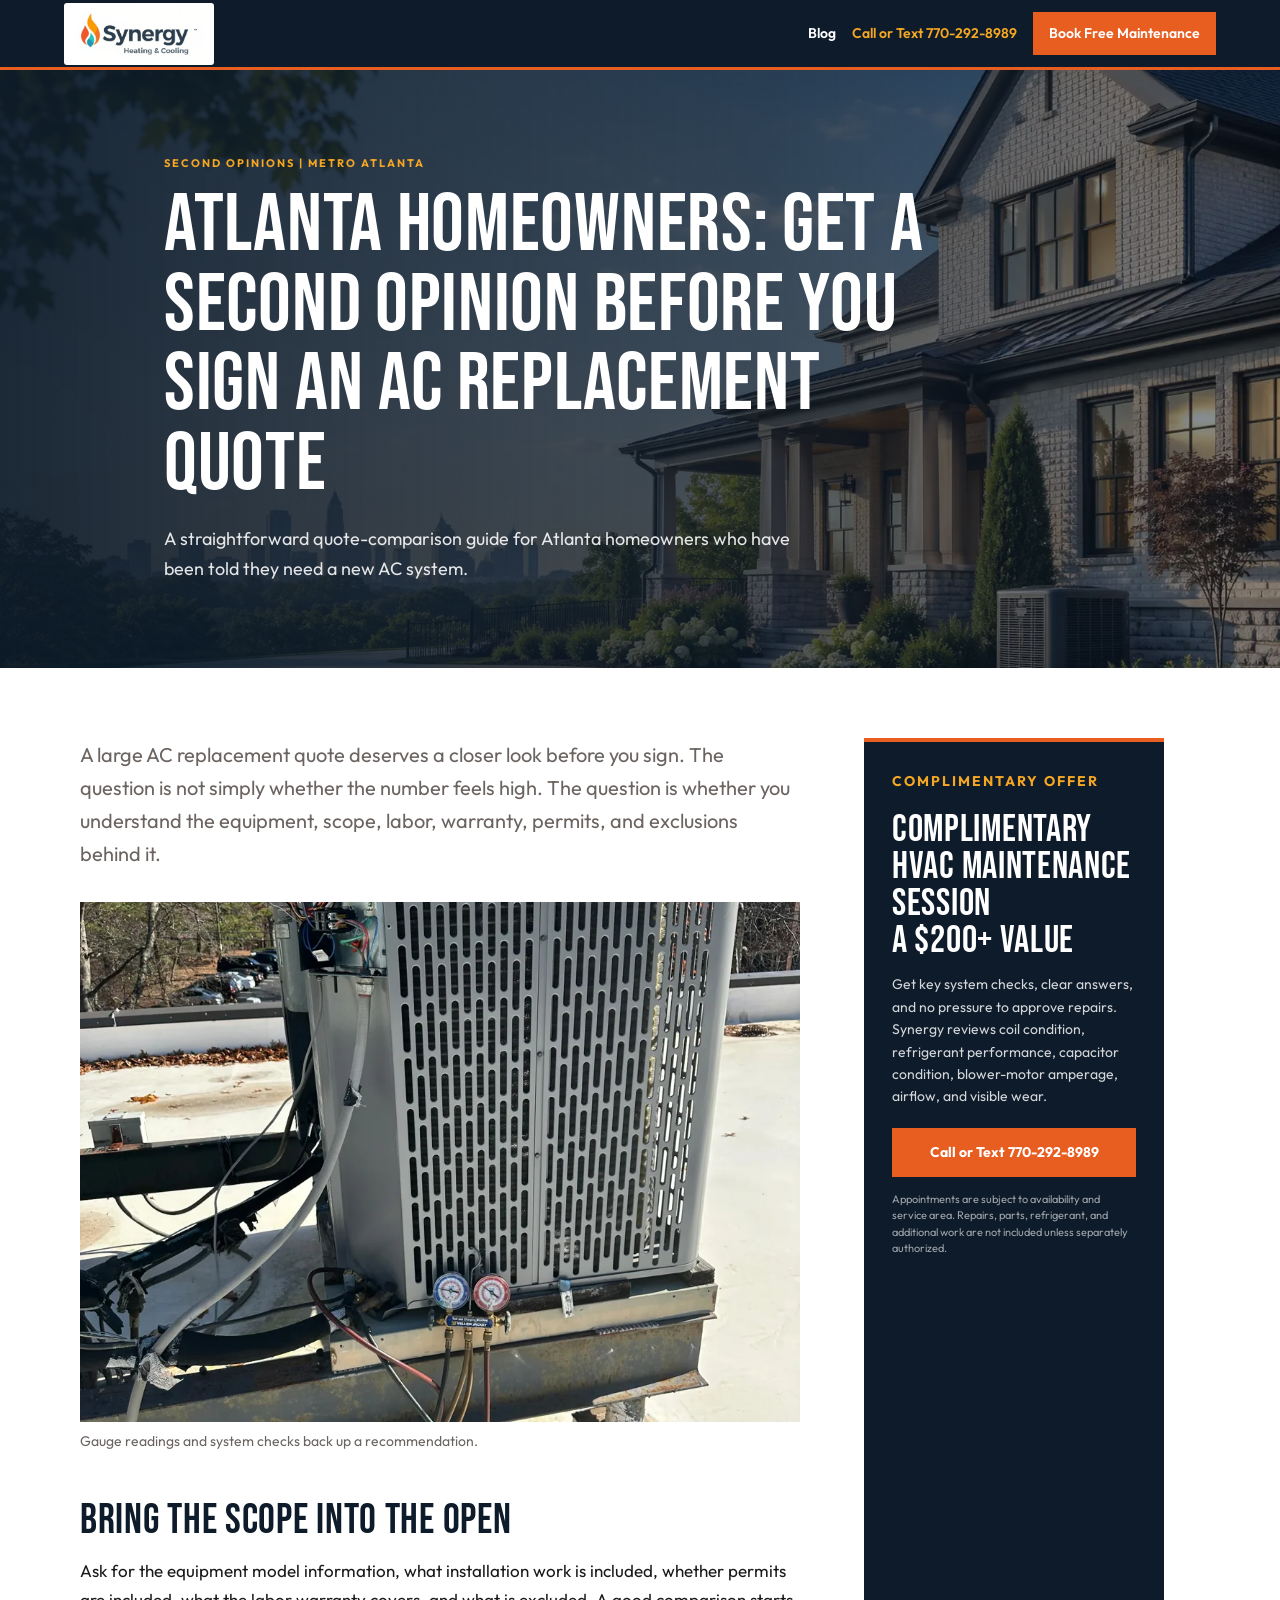
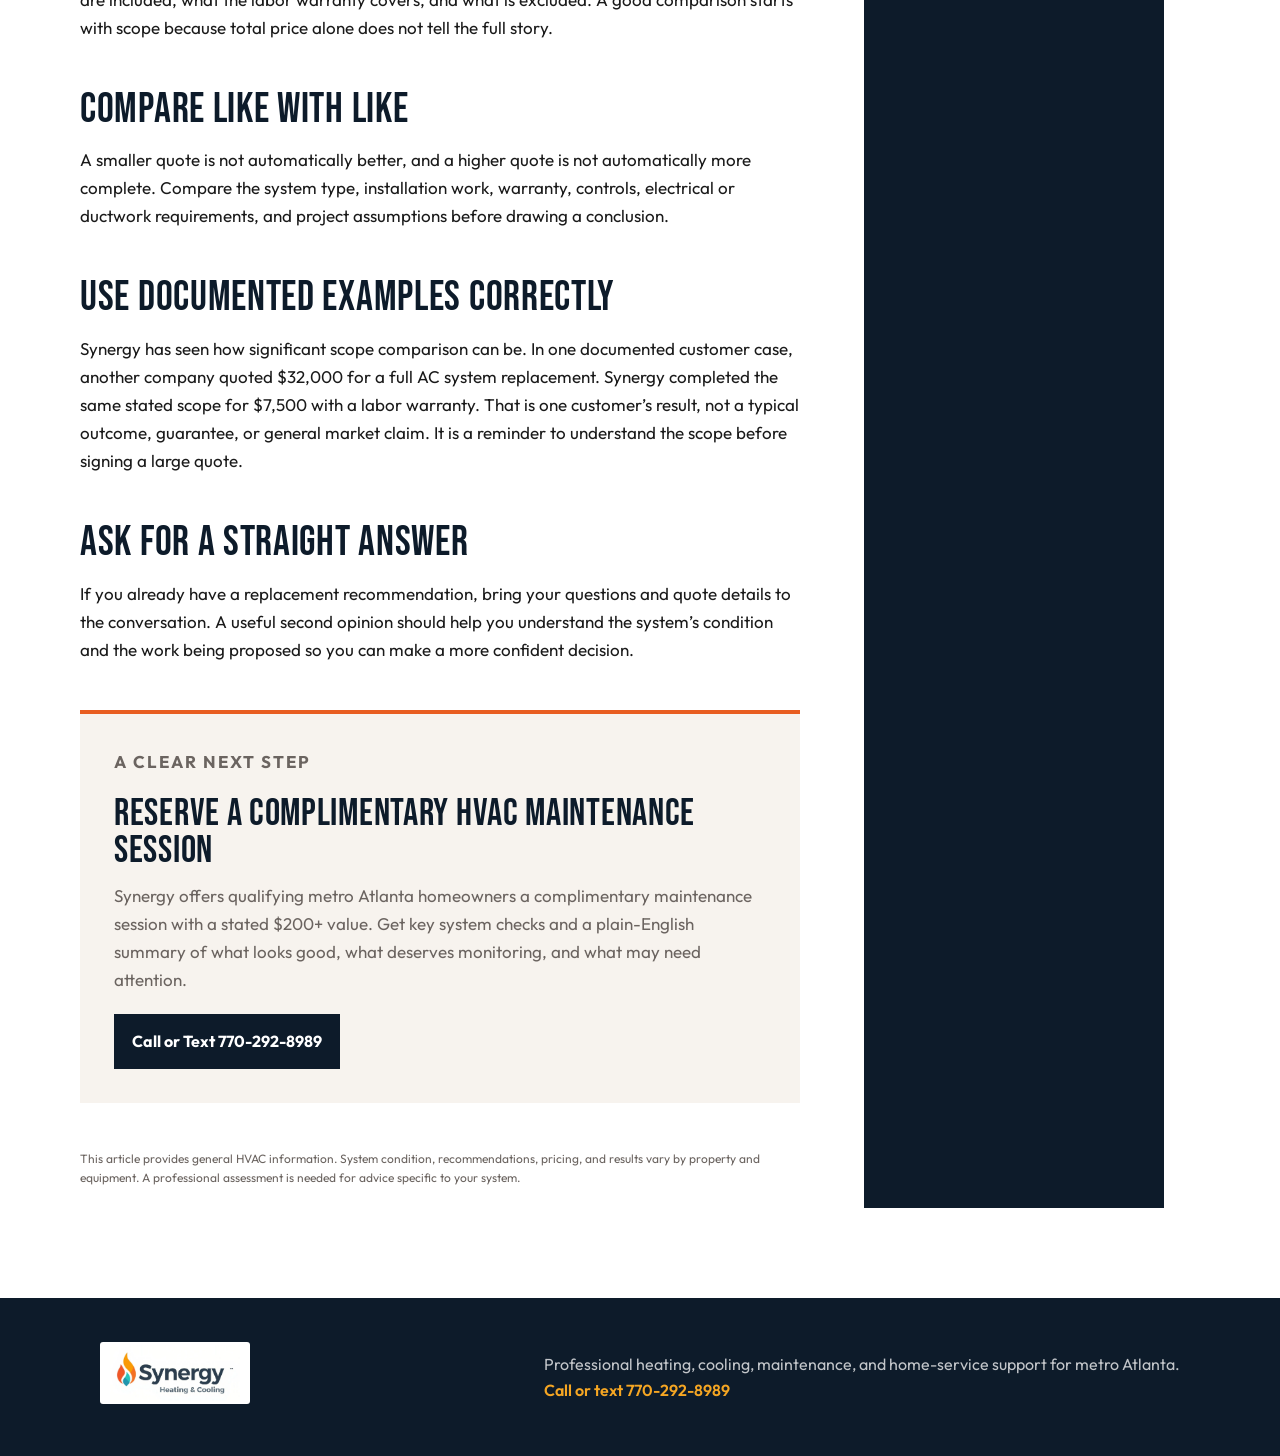
<file: blog/atlanta-ac-second-opinion.html>
<!doctype html>
<html lang="en">
<head>
  <meta charset="utf-8">
  <meta name="viewport" content="width=device-width, initial-scale=1">
  <title>Atlanta Homeowners: Get a Second Opinion Before You Sign an AC Replacement Quote | Synergy Heating &amp; Cooling</title>
  <meta name="description" content="A straightforward quote-comparison guide for Atlanta homeowners who have been told they need a new AC system.">
  <link rel="canonical" href="https://synergyhvacatlanta.com/blog/atlanta-ac-second-opinion.html">
  <meta property="og:type" content="article">
  <meta property="og:title" content="Atlanta Homeowners: Get a Second Opinion Before You Sign an AC Replacement Quote | Synergy Heating &amp; Cooling">
  <meta property="og:description" content="A straightforward quote-comparison guide for Atlanta homeowners who have been told they need a new AC system.">
  <meta property="og:url" content="https://synergyhvacatlanta.com/blog/atlanta-ac-second-opinion.html">
  <meta property="og:image" content="https://synergyhvacatlanta.com/hero.png">
  <meta name="twitter:card" content="summary_large_image">
  <meta name="twitter:title" content="Atlanta Homeowners: Get a Second Opinion Before You Sign an AC Replacement Quote | Synergy Heating &amp; Cooling">
  <meta name="twitter:description" content="A straightforward quote-comparison guide for Atlanta homeowners who have been told they need a new AC system.">
  <meta name="twitter:image" content="https://synergyhvacatlanta.com/hero.png">
  <link rel="icon" type="image/png" sizes="32x32" href="../favicon-32.png">
  <link rel="apple-touch-icon" sizes="180x180" href="../apple-touch-icon.png">
  <link rel="preconnect" href="https://fonts.googleapis.com">
  <link rel="preconnect" href="https://fonts.gstatic.com" crossorigin>
  <link href="https://fonts.googleapis.com/css2?family=Bebas+Neue&family=Outfit:wght@300;400;500;600;700&display=swap" rel="stylesheet">
  <link rel="stylesheet" href="style.css">
  <script type="application/ld+json">{"@context":"https://schema.org","@type":"BlogPosting","mainEntityOfPage":"https://synergyhvacatlanta.com/blog/atlanta-ac-second-opinion.html","headline":"Atlanta Homeowners: Get a Second Opinion Before You Sign an AC Replacement Quote","description":"A straightforward quote-comparison guide for Atlanta homeowners who have been told they need a new AC system.","datePublished":"2026-08-15","dateModified":"2026-08-15","author":{"@type":"Organization","name":"Synergy Heating & Cooling"},"publisher":{"@type":"Organization","name":"Synergy Heating & Cooling","url":"https://synergyhvacatlanta.com"},"image":"https://synergyhvacatlanta.com/hero.png","articleSection":"Second Opinions"}</script>
</head><body>
<header class="site-header">
  <a class="brand" href="../index.html" aria-label="Synergy Heating and Cooling home"><picture><source srcset="../synergy-heating-cooling-logo.webp" type="image/webp"><img src="../synergy-heating-cooling-logo.png" alt="Synergy Heating &amp; Cooling" width="1485" height="642"></picture></a>
  <nav class="site-nav" aria-label="Primary navigation"><a href="index.html">Blog</a><a class="header-phone" href="tel:7702928989">Call or Text 770-292-8989</a><a class="header-cta" href="tel:7702928989">Book Free Maintenance</a></nav>
</header>
<main>
  <section class="hero"><picture><source srcset="../hero.webp" type="image/webp"><img src="../hero.png" alt="Atlanta-area home with outdoor HVAC equipment" width="1672" height="941"></picture><div class="hero-content"><p class="kicker">Second Opinions | Metro Atlanta</p><h1>Atlanta Homeowners: Get a Second Opinion Before You Sign an AC Replacement Quote</h1><p>A straightforward quote-comparison guide for Atlanta homeowners who have been told they need a new AC system.</p></div></section>
  <div class="article-shell"><article class="article"><p class="article-lead">A large AC replacement quote deserves a closer look before you sign. The question is not simply whether the number feels high. The question is whether you understand the equipment, scope, labor, warranty, permits, and exclusions behind it.</p><figure class="article-photo"><img src="../images/rooftop-ac-condenser-refrigerant-service-atlanta-ga.webp" srcset="../images/rooftop-ac-condenser-refrigerant-service-atlanta-ga-500.webp 500w, ../images/rooftop-ac-condenser-refrigerant-service-atlanta-ga.webp 1000w" sizes="(max-width: 800px) 92vw, 720px" alt="Rooftop air conditioner condenser connected to refrigerant gauges during service" width="1000" height="1333" loading="lazy" decoding="async"><figcaption>Gauge readings and system checks back up a recommendation.</figcaption></figure><section><h2>Bring the scope into the open</h2><p>Ask for the equipment model information, what installation work is included, whether permits are included, what the labor warranty covers, and what is excluded. A good comparison starts with scope because total price alone does not tell the full story.</p></section><section><h2>Compare like with like</h2><p>A smaller quote is not automatically better, and a higher quote is not automatically more complete. Compare the system type, installation work, warranty, controls, electrical or ductwork requirements, and project assumptions before drawing a conclusion.</p></section><section><h2>Use documented examples correctly</h2><p>Synergy has seen how significant scope comparison can be. In one documented customer case, another company quoted $32,000 for a full AC system replacement. Synergy completed the same stated scope for $7,500 with a labor warranty. That is one customer’s result, not a typical outcome, guarantee, or general market claim. It is a reminder to understand the scope before signing a large quote.</p></section><section><h2>Ask for a straight answer</h2><p>If you already have a replacement recommendation, bring your questions and quote details to the conversation. A useful second opinion should help you understand the system’s condition and the work being proposed so you can make a more confident decision.</p></section><section class="article-cta"><p class="kicker">A Clear Next Step</p><h2>Reserve a Complimentary HVAC Maintenance Session</h2><p>Synergy offers qualifying metro Atlanta homeowners a complimentary maintenance session with a stated $200+ value. Get key system checks and a plain-English summary of what looks good, what deserves monitoring, and what may need attention.</p><a href="tel:7702928989">Call or Text 770-292-8989</a></section><p class="disclaimer">This article provides general HVAC information. System condition, recommendations, pricing, and results vary by property and equipment. A professional assessment is needed for advice specific to your system.</p></article><aside class="offer-card" aria-label="Complimentary maintenance offer"><p class="kicker">Complimentary Offer</p><h2>Complimentary HVAC Maintenance Session<br>A $200+ Value</h2><p>Get key system checks, clear answers, and no pressure to approve repairs. Synergy reviews coil condition, refrigerant performance, capacitor condition, blower-motor amperage, airflow, and visible wear.</p><a href="tel:7702928989">Call or Text 770-292-8989</a><small>Appointments are subject to availability and service area. Repairs, parts, refrigerant, and additional work are not included unless separately authorized.</small></aside></div>
</main><footer class="site-footer"><div class="site-footer-inner"><a href="../index.html" aria-label="Synergy Heating and Cooling home"><picture><source srcset="../synergy-heating-cooling-logo.webp" type="image/webp"><img src="../synergy-heating-cooling-logo.png" alt="Synergy Heating &amp; Cooling" width="1485" height="642"></picture></a><div>Professional heating, cooling, maintenance, and home-service support for metro Atlanta.<br><a href="tel:7702928989">Call or text 770-292-8989</a></div></div></footer>
</body>
</html>
</file>
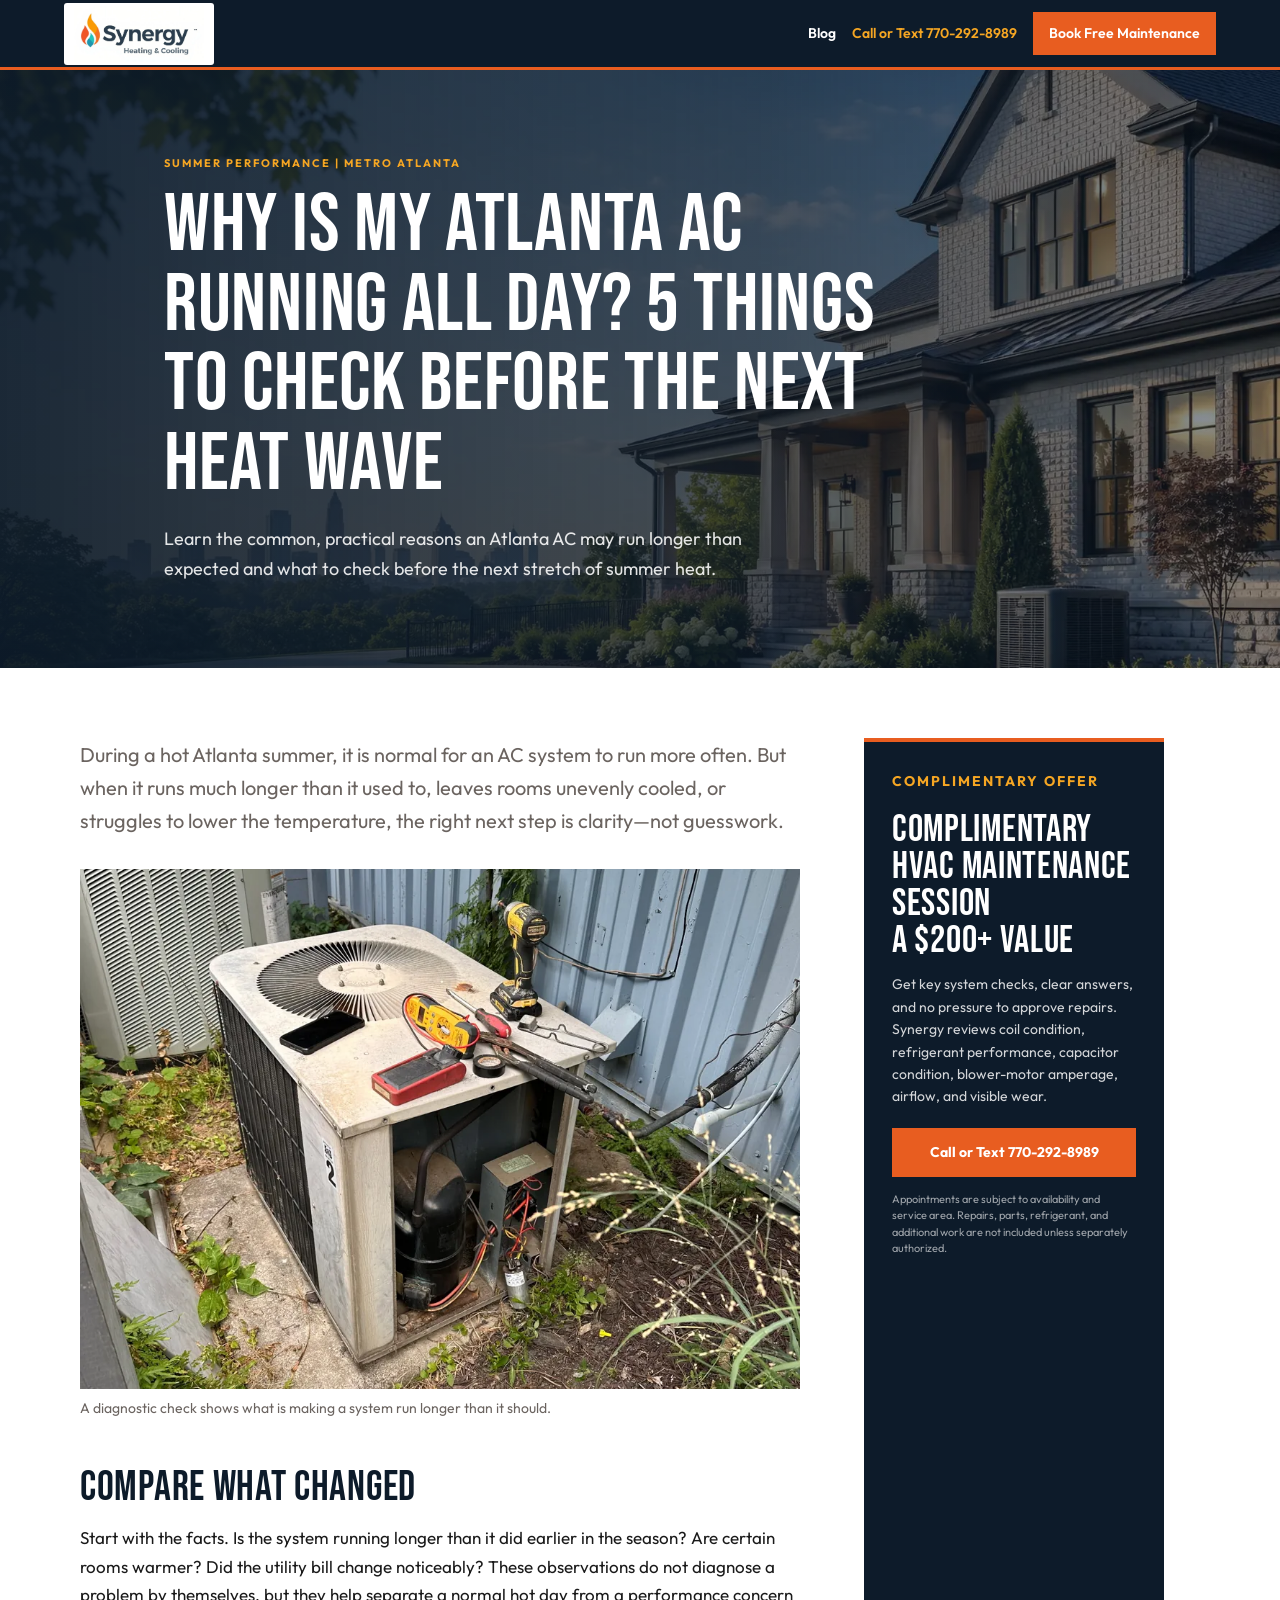
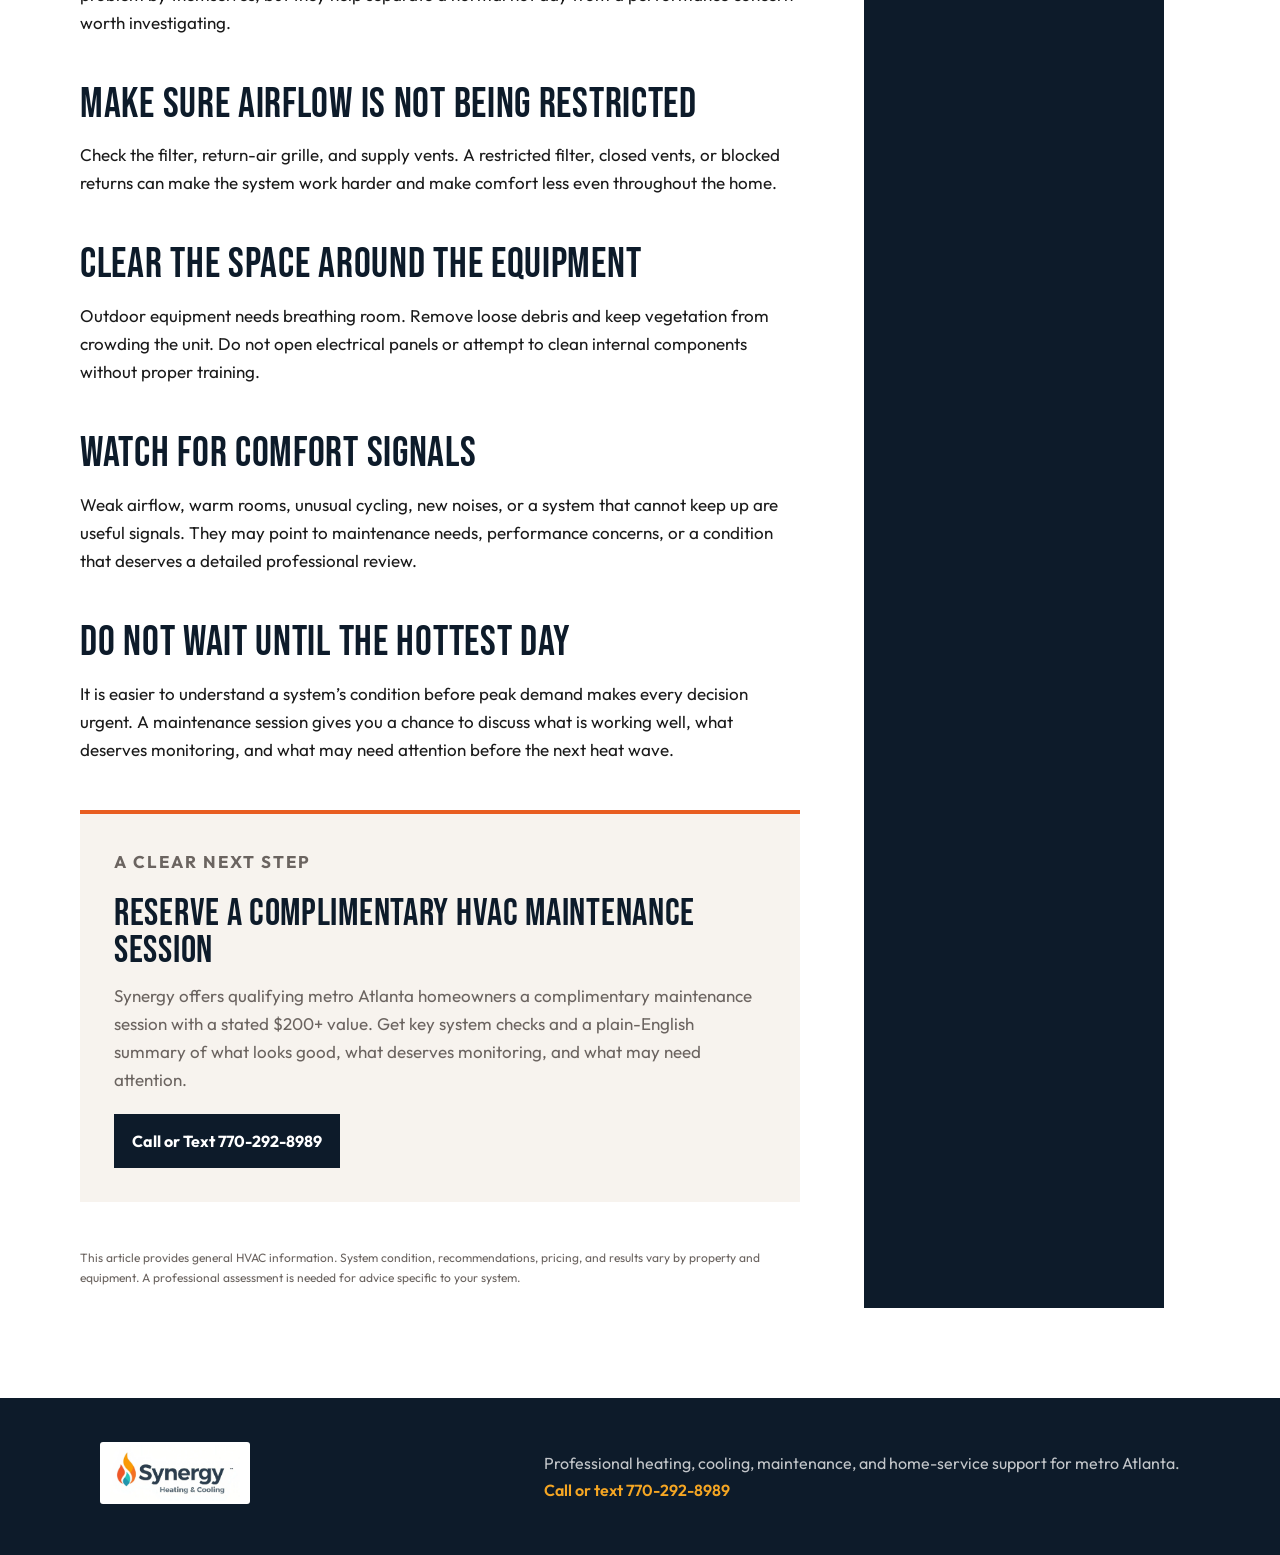
<file: blog/why-atlanta-ac-runs-all-day.html>
<!doctype html>
<html lang="en">
<head>
  <meta charset="utf-8">
  <meta name="viewport" content="width=device-width, initial-scale=1">
  <title>Why Is My Atlanta AC Running All Day? 5 Things to Check Before the Next Heat Wave | Synergy Heating &amp; Cooling</title>
  <meta name="description" content="Learn the common, practical reasons an Atlanta AC may run longer than expected and what to check before the next stretch of summer heat.">
  <link rel="canonical" href="https://synergyhvacatlanta.com/blog/why-atlanta-ac-runs-all-day.html">
  <meta property="og:type" content="article">
  <meta property="og:title" content="Why Is My Atlanta AC Running All Day? 5 Things to Check Before the Next Heat Wave | Synergy Heating &amp; Cooling">
  <meta property="og:description" content="Learn the common, practical reasons an Atlanta AC may run longer than expected and what to check before the next stretch of summer heat.">
  <meta property="og:url" content="https://synergyhvacatlanta.com/blog/why-atlanta-ac-runs-all-day.html">
  <meta property="og:image" content="https://synergyhvacatlanta.com/hero.png">
  <meta name="twitter:card" content="summary_large_image">
  <meta name="twitter:title" content="Why Is My Atlanta AC Running All Day? 5 Things to Check Before the Next Heat Wave | Synergy Heating &amp; Cooling">
  <meta name="twitter:description" content="Learn the common, practical reasons an Atlanta AC may run longer than expected and what to check before the next stretch of summer heat.">
  <meta name="twitter:image" content="https://synergyhvacatlanta.com/hero.png">
  <link rel="icon" type="image/png" sizes="32x32" href="../favicon-32.png">
  <link rel="apple-touch-icon" sizes="180x180" href="../apple-touch-icon.png">
  <link rel="preconnect" href="https://fonts.googleapis.com">
  <link rel="preconnect" href="https://fonts.gstatic.com" crossorigin>
  <link href="https://fonts.googleapis.com/css2?family=Bebas+Neue&family=Outfit:wght@300;400;500;600;700&display=swap" rel="stylesheet">
  <link rel="stylesheet" href="style.css">
  <script type="application/ld+json">{"@context":"https://schema.org","@type":"BlogPosting","mainEntityOfPage":"https://synergyhvacatlanta.com/blog/why-atlanta-ac-runs-all-day.html","headline":"Why Is My Atlanta AC Running All Day? 5 Things to Check Before the Next Heat Wave","description":"Learn the common, practical reasons an Atlanta AC may run longer than expected and what to check before the next stretch of summer heat.","datePublished":"2026-08-15","dateModified":"2026-08-15","author":{"@type":"Organization","name":"Synergy Heating & Cooling"},"publisher":{"@type":"Organization","name":"Synergy Heating & Cooling","url":"https://synergyhvacatlanta.com"},"image":"https://synergyhvacatlanta.com/hero.png","articleSection":"Summer Performance"}</script>
</head><body>
<header class="site-header">
  <a class="brand" href="../index.html" aria-label="Synergy Heating and Cooling home"><picture><source srcset="../synergy-heating-cooling-logo.webp" type="image/webp"><img src="../synergy-heating-cooling-logo.png" alt="Synergy Heating &amp; Cooling" width="1485" height="642"></picture></a>
  <nav class="site-nav" aria-label="Primary navigation"><a href="index.html">Blog</a><a class="header-phone" href="tel:7702928989">Call or Text 770-292-8989</a><a class="header-cta" href="tel:7702928989">Book Free Maintenance</a></nav>
</header>
<main>
  <section class="hero"><picture><source srcset="../hero.webp" type="image/webp"><img src="../hero.png" alt="Atlanta-area home with outdoor HVAC equipment" width="1672" height="941"></picture><div class="hero-content"><p class="kicker">Summer Performance | Metro Atlanta</p><h1>Why Is My Atlanta AC Running All Day? 5 Things to Check Before the Next Heat Wave</h1><p>Learn the common, practical reasons an Atlanta AC may run longer than expected and what to check before the next stretch of summer heat.</p></div></section>
  <div class="article-shell"><article class="article"><p class="article-lead">During a hot Atlanta summer, it is normal for an AC system to run more often. But when it runs much longer than it used to, leaves rooms unevenly cooled, or struggles to lower the temperature, the right next step is clarity—not guesswork.</p><figure class="article-photo"><img src="../images/ac-condenser-diagnostic-repair-atlanta-ga.webp" srcset="../images/ac-condenser-diagnostic-repair-atlanta-ga-500.webp 500w, ../images/ac-condenser-diagnostic-repair-atlanta-ga.webp 1000w" sizes="(max-width: 800px) 92vw, 720px" alt="Meter and tools resting on an open AC condenser during a diagnostic repair" width="1000" height="1333" loading="lazy" decoding="async"><figcaption>A diagnostic check shows what is making a system run longer than it should.</figcaption></figure><section><h2>Compare what changed</h2><p>Start with the facts. Is the system running longer than it did earlier in the season? Are certain rooms warmer? Did the utility bill change noticeably? These observations do not diagnose a problem by themselves, but they help separate a normal hot day from a performance concern worth investigating.</p></section><section><h2>Make sure airflow is not being restricted</h2><p>Check the filter, return-air grille, and supply vents. A restricted filter, closed vents, or blocked returns can make the system work harder and make comfort less even throughout the home.</p></section><section><h2>Clear the space around the equipment</h2><p>Outdoor equipment needs breathing room. Remove loose debris and keep vegetation from crowding the unit. Do not open electrical panels or attempt to clean internal components without proper training.</p></section><section><h2>Watch for comfort signals</h2><p>Weak airflow, warm rooms, unusual cycling, new noises, or a system that cannot keep up are useful signals. They may point to maintenance needs, performance concerns, or a condition that deserves a detailed professional review.</p></section><section><h2>Do not wait until the hottest day</h2><p>It is easier to understand a system’s condition before peak demand makes every decision urgent. A maintenance session gives you a chance to discuss what is working well, what deserves monitoring, and what may need attention before the next heat wave.</p></section><section class="article-cta"><p class="kicker">A Clear Next Step</p><h2>Reserve a Complimentary HVAC Maintenance Session</h2><p>Synergy offers qualifying metro Atlanta homeowners a complimentary maintenance session with a stated $200+ value. Get key system checks and a plain-English summary of what looks good, what deserves monitoring, and what may need attention.</p><a href="tel:7702928989">Call or Text 770-292-8989</a></section><p class="disclaimer">This article provides general HVAC information. System condition, recommendations, pricing, and results vary by property and equipment. A professional assessment is needed for advice specific to your system.</p></article><aside class="offer-card" aria-label="Complimentary maintenance offer"><p class="kicker">Complimentary Offer</p><h2>Complimentary HVAC Maintenance Session<br>A $200+ Value</h2><p>Get key system checks, clear answers, and no pressure to approve repairs. Synergy reviews coil condition, refrigerant performance, capacitor condition, blower-motor amperage, airflow, and visible wear.</p><a href="tel:7702928989">Call or Text 770-292-8989</a><small>Appointments are subject to availability and service area. Repairs, parts, refrigerant, and additional work are not included unless separately authorized.</small></aside></div>
</main><footer class="site-footer"><div class="site-footer-inner"><a href="../index.html" aria-label="Synergy Heating and Cooling home"><picture><source srcset="../synergy-heating-cooling-logo.webp" type="image/webp"><img src="../synergy-heating-cooling-logo.png" alt="Synergy Heating &amp; Cooling" width="1485" height="642"></picture></a><div>Professional heating, cooling, maintenance, and home-service support for metro Atlanta.<br><a href="tel:7702928989">Call or text 770-292-8989</a></div></div></footer>
</body>
</html>
</file>
<file: blog/style.css>
:root {
  --navy: #0D1B2A;
  --steel: #1B3A6B;
  --orange: #E85D20;
  --amber: #F5A623;
  --cream: #F7F3EE;
  --warm-gray: #E8E3DC;
  --text: #1A1A1A;
  --muted: #6B6460;
  --white: #FFFFFF;
}

* { box-sizing: border-box; }
html { scroll-behavior: smooth; }
body {
  margin: 0;
  color: var(--text);
  background: var(--white);
  font-family: 'Outfit', Arial, sans-serif;
  line-height: 1.65;
}
a { color: inherit; }
.site-header {
  min-height: 70px;
  padding: 0 5vw;
  display: flex;
  align-items: center;
  justify-content: space-between;
  gap: 24px;
  background: var(--navy);
  border-bottom: 3px solid var(--orange);
}
.brand { display: inline-flex; align-items: center; text-decoration: none; }
.brand img { display: block; width: 150px; height: 62px; object-fit: contain; background: var(--white); padding: 3px 7px; border-radius: 3px; }
.site-nav { display: flex; align-items: center; gap: 16px; color: var(--white); font-size: 14px; font-weight: 600; }
.site-nav a { text-decoration: none; }
.site-nav .header-phone { color: var(--amber); }
.site-nav .header-cta { background: var(--orange); padding: 10px 16px; }
.hero {
  position: relative;
  min-height: 430px;
  display: flex;
  align-items: end;
  overflow: hidden;
  background: var(--navy);
}
.hero::before { content: ''; position: absolute; inset: 0; background: linear-gradient(90deg, rgba(13,27,42,.94), rgba(13,27,42,.73) 60%, rgba(13,27,42,.46)); z-index: 1; }
.hero picture, .hero picture img { position: absolute; inset: 0; display: block; width: 100%; height: 100%; object-fit: cover; object-position: center; }
.hero-content { position: relative; z-index: 2; width: min(1080px, 100%); margin: 0 auto; padding: 84px 5vw; color: var(--white); }
.kicker { margin: 0 0 14px; color: var(--amber); font-size: 11px; font-weight: 700; letter-spacing: 2px; text-transform: uppercase; }
h1, h2, h3 { font-family: 'Bebas Neue', Impact, sans-serif; font-weight: 400; letter-spacing: .7px; line-height: .97; }
h1 { max-width: 760px; margin: 0 0 20px; font-size: clamp(48px, 7vw, 82px); }
.hero p:last-child { max-width: 640px; margin: 0; font-size: 18px; color: rgba(255,255,255,.88); }
.blog-intro { max-width: 850px; margin: 0 auto; padding: 74px 5vw 30px; text-align: center; }
.blog-intro h2 { margin: 0 0 16px; color: var(--navy); font-size: clamp(38px, 5vw, 60px); }
.blog-intro p { margin: 0 auto; max-width: 720px; color: var(--muted); font-size: 17px; }
.posts-grid { width: min(1120px, 90vw); margin: 34px auto 80px; display: grid; grid-template-columns: repeat(2, minmax(0, 1fr)); gap: 24px; }
.post-card { display: flex; flex-direction: column; border: 1px solid var(--warm-gray); background: var(--white); }
.post-card.featured { grid-column: 1 / -1; background: var(--cream); border-top: 5px solid var(--orange); }
.post-card-body { padding: 32px; }
.post-meta { color: var(--orange); font-size: 11px; font-weight: 700; letter-spacing: 1.5px; text-transform: uppercase; }
.post-card h2 { margin: 12px 0 16px; color: var(--navy); font-size: 38px; }
.post-card p { margin: 0 0 22px; color: var(--muted); }
.text-link { color: var(--orange); font-weight: 700; text-decoration: none; }
.offer-band { background: var(--orange); color: var(--white); }
.offer-band-inner { width: min(1080px, 90vw); margin: 0 auto; padding: 62px 0; display: grid; grid-template-columns: 1fr auto; gap: 30px; align-items: center; }
.offer-band h2 { margin: 0 0 10px; font-size: 44px; }
.offer-band p { margin: 0; max-width: 670px; }
.offer-btn { display: inline-block; background: var(--navy); color: var(--white); text-decoration: none; font-weight: 700; padding: 16px 22px; white-space: nowrap; }
.article-shell { width: min(1120px, 90vw); margin: 0 auto; padding: 70px 0 90px; display: grid; grid-template-columns: minmax(0, 720px) 300px; gap: 64px; }
.article { min-width: 0; }
.article h2 { margin: 48px 0 16px; color: var(--navy); font-size: 42px; }
.article h3 { margin: 32px 0 10px; color: var(--navy); font-size: 30px; }
.article p, .article li { font-size: 17px; }
.article p { margin: 0 0 20px; }
.article ul, .article ol { padding-left: 24px; margin: 0 0 24px; }
.article li { margin-bottom: 8px; }
.article-lead { color: var(--muted); font-size: 20px !important; }
.article-note { padding: 20px; margin: 28px 0; background: var(--cream); border-left: 4px solid var(--orange); }
.article-note strong { color: var(--navy); }
.offer-card { position: sticky; top: 24px; padding: 28px; background: var(--navy); color: var(--white); border-top: 4px solid var(--orange); }
.offer-card .kicker { color: var(--amber); }
.offer-card h2 { margin: 0 0 14px; font-size: 38px; }
.offer-card p { margin: 0 0 20px; font-size: 14px; line-height: 1.6; color: rgba(255,255,255,.82); }
.offer-card a { display: block; padding: 13px 14px; background: var(--orange); color: var(--white); text-align: center; font-size: 14px; font-weight: 700; text-decoration: none; }
.offer-card small { display: block; margin-top: 14px; color: rgba(255,255,255,.6); font-size: 11px; line-height: 1.5; }
.article-cta { margin: 46px 0; padding: 34px; background: var(--cream); border-top: 4px solid var(--orange); }
.article-cta h2 { margin: 0 0 12px; font-size: 38px; }
.article-cta p { color: var(--muted); }
.article-cta a { display: inline-block; background: var(--navy); color: var(--white); padding: 14px 18px; font-weight: 700; text-decoration: none; }
.disclaimer { font-size: 12px !important; color: var(--muted); }
.site-footer { padding: 44px 5vw; background: var(--navy); color: rgba(255,255,255,.75); }
.site-footer-inner { width: min(1080px, 100%); margin: 0 auto; display: flex; justify-content: space-between; gap: 24px; align-items: center; }
.site-footer img { width: 150px; height: 62px; object-fit: contain; background: white; padding: 3px 7px; border-radius: 3px; }
.site-footer a { color: var(--amber); text-decoration: none; font-weight: 600; }
@media (max-width: 780px) {
  .site-header { padding: 0 16px; }
  .brand img { width: 128px; height: 54px; }
  .site-nav { gap: 12px; font-size: 12px; }
  .site-nav .header-phone { display: none; }
  .site-nav .header-cta { padding: 9px 11px; }
  .hero { min-height: 370px; }
  .hero-content { padding: 64px 6vw; }
  .posts-grid { grid-template-columns: 1fr; }
  .post-card.featured { grid-column: auto; }
  .offer-band-inner, .article-shell { grid-template-columns: 1fr; }
  .offer-band-inner { padding: 48px 0; }
  .offer-band h2 { font-size: 40px; }
  .article-shell { gap: 30px; padding-top: 48px; }
  .offer-card { position: static; order: -1; }
  .site-footer-inner { flex-direction: column; align-items: flex-start; }
}

.article-photo { margin: 32px 0; }
.article-photo img { display: block; width: 100%; max-height: 520px; object-fit: cover; }
.article-photo figcaption { margin-top: 8px; color: var(--muted); font-size: 14px; }
</file>
